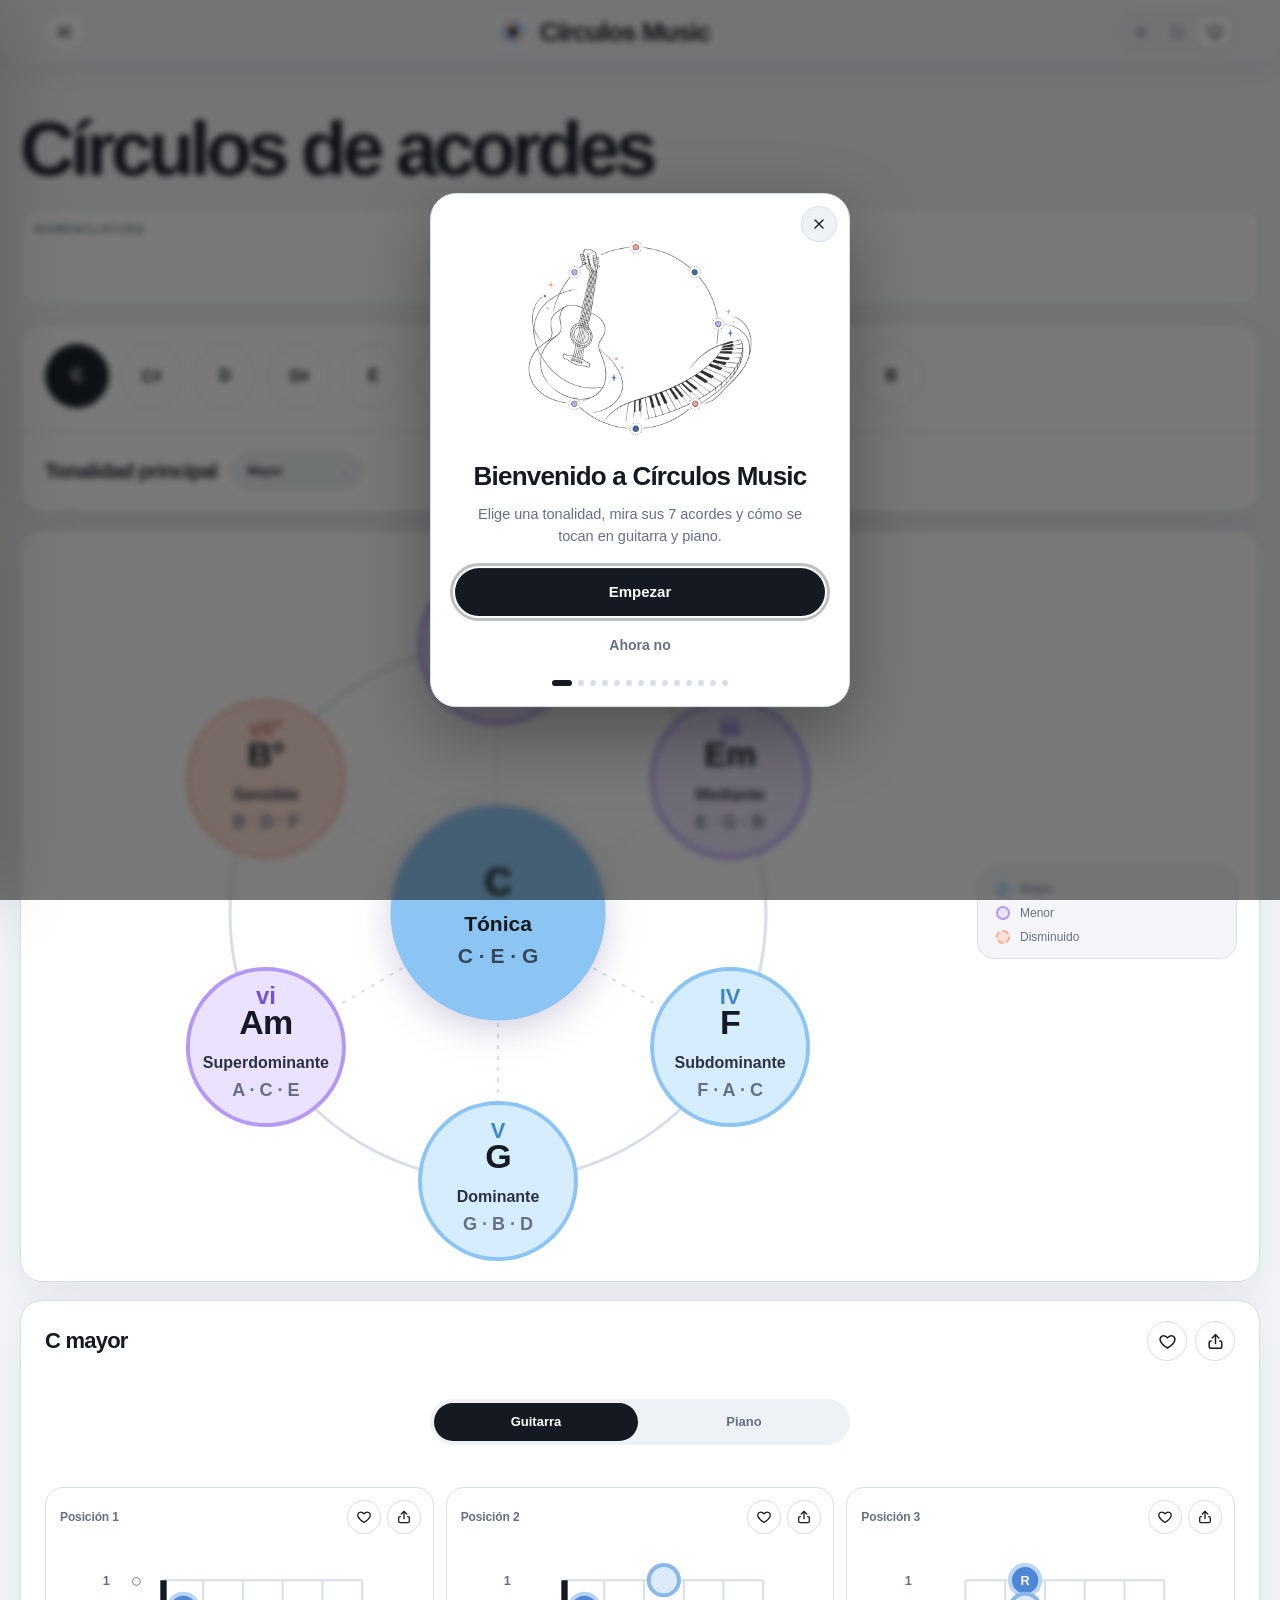
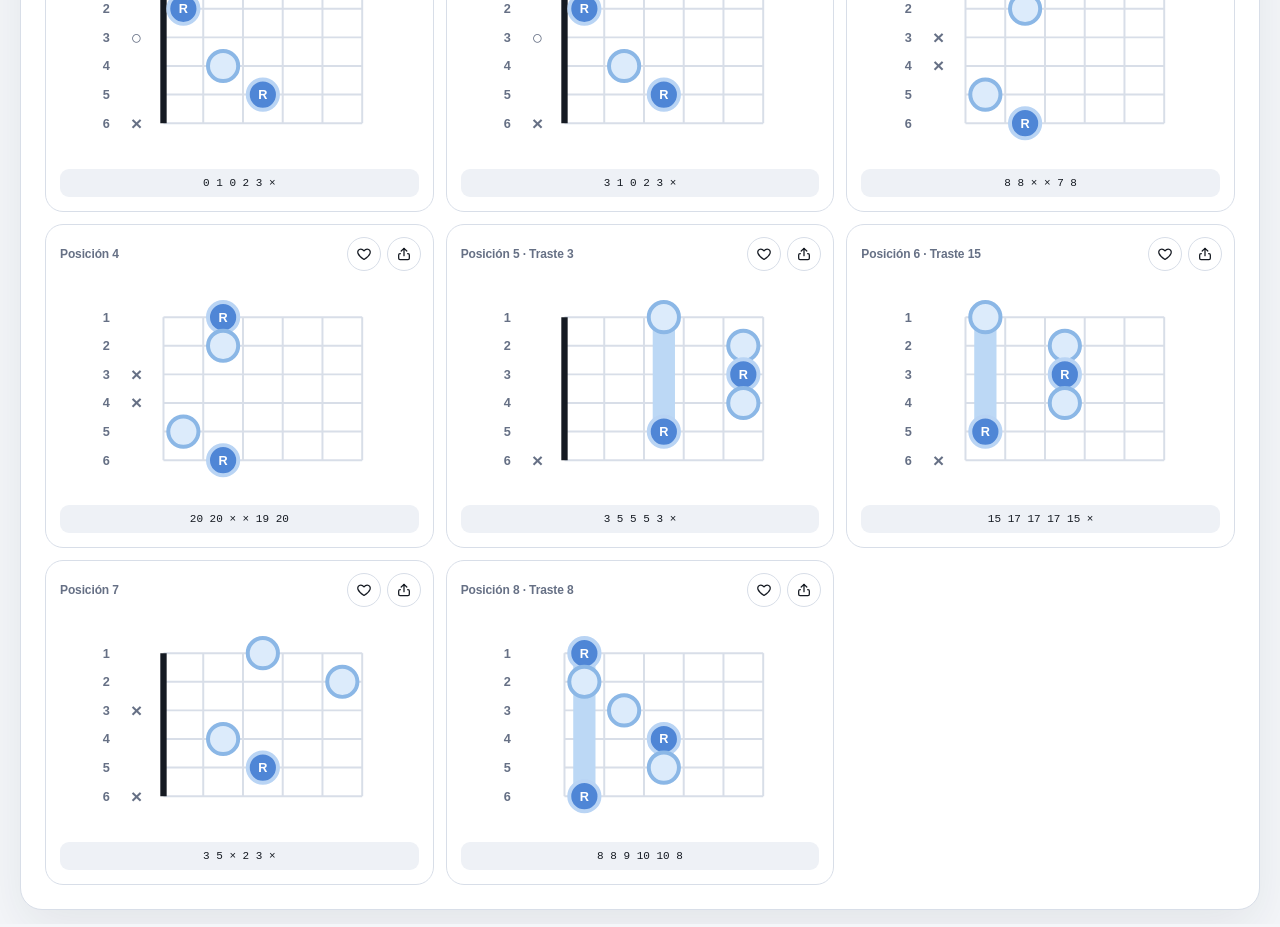
<file: index.html>
<!DOCTYPE html>
<html lang="es" data-theme="light">
<head>
<meta charset="UTF-8">
<meta name="viewport" content="width=device-width, initial-scale=1, maximum-scale=1, user-scalable=no, viewport-fit=cover">
<meta name="theme-color" content="#f4f6f9">
<meta http-equiv="Cache-Control" content="no-cache, no-store, must-revalidate">
<meta http-equiv="Pragma" content="no-cache">
<meta http-equiv="Expires" content="0">
<meta name="description" content="Círculos armónicos, escalas y posiciones para piano y guitarra.">
<meta property="og:type" content="website">
<meta property="og:title" content="Círculos Music">
<meta property="og:description" content="Escalas, 7 acordes diatónicos y posiciones para piano y guitarra.">
<meta property="og:image" content="https://la86926.github.io/Circulos-music/og-image.png?v=4">
<meta name="twitter:card" content="summary_large_image">
<title>Círculos Music</title>
<!-- Sonido de piano: Salamander Grand Piano V3, de Alexander Holm (CC BY 3.0). Detalles en sounds/piano/CREDITS.txt -->
<link rel="icon" href="logo.svg?v=3" type="image/svg+xml">
<link rel="icon" href="favicon-32.png?v=3" sizes="32x32" type="image/png">
<link rel="apple-touch-icon" href="apple-touch-icon.png?v=3">
<link rel="manifest" href="manifest.webmanifest">
<link rel="stylesheet" href="style.css?v=12">
<link rel="stylesheet" href="shell.css?v=4">
<link rel="stylesheet" href="chords-library.css?v=15">
<link rel="stylesheet" href="circulos.css?v=1">
<link rel="stylesheet" href="polish.css?v=21">
<link rel="stylesheet" href="tutorial.css?v=5">
</head>
<body>
<header class="app-header">
  <div class="header-inner appearance-header">
    <button class="icon-btn" id="menuBtn" type="button" aria-label="Abrir menú" aria-controls="sideMenu" aria-expanded="false"><svg viewBox="0 0 24 24" fill="none" stroke="currentColor" stroke-width="1.8" stroke-linecap="round"><path d="M4 7.5h16M4 12h11M4 16.5h16"/></svg></button>
    <div class="brand-wrap"><img data-logo src="logo.svg?v=3" alt="" class="brand-icon" width="34" height="34"><h2 class="brand">Círculos<span class="brand-sub"> Music</span></h2></div>
    <div class="theme-switch" role="group" aria-label="Apariencia">
      <button class="theme-choice" data-theme-choice="light" type="button" aria-label="Modo claro" title="Claro"><svg viewBox="0 0 24 24" fill="none" stroke="currentColor" stroke-width="1.8" stroke-linecap="round"><circle cx="12" cy="12" r="4"/><path d="M12 2v2M12 20v2M4.93 4.93l1.42 1.42M17.65 17.65l1.42 1.42M2 12h2M20 12h2M4.93 19.07l1.42-1.42M17.65 6.35l1.42-1.42"/></svg><span>Claro</span></button>
      <button class="theme-choice" data-theme-choice="dark" type="button" aria-label="Modo oscuro" title="Oscuro"><svg viewBox="0 0 24 24" fill="none" stroke="currentColor" stroke-width="1.8" stroke-linecap="round" stroke-linejoin="round"><path d="M12 3a9 9 0 1 0 9 9 7 7 0 0 1-9-9Z"/></svg><span>Oscuro</span></button>
      <button class="theme-choice" data-theme-choice="system" type="button" aria-label="Usar apariencia del sistema" title="Sistema"><svg viewBox="0 0 24 24" fill="none" stroke="currentColor" stroke-width="1.8" stroke-linecap="round" stroke-linejoin="round"><rect x="3" y="4" width="18" height="13" rx="2"/><path d="M8 21h8M12 17v4"/></svg><span>Sistema</span></button>
    </div>
  </div>
</header>
<div class="menu-backdrop" id="menuBackdrop" aria-hidden="true"></div>
<aside class="side-menu" id="sideMenu" aria-hidden="true" aria-label="Elegir herramienta">
  <div class="side-menu-head">
    <div class="side-menu-brand"><img data-logo src="logo.svg?v=3" alt="" width="40" height="40"><div><strong>Círculos Music</strong></div></div>
    <button class="icon-btn" id="menuCloseBtn" type="button" aria-label="Cerrar menú"><svg viewBox="0 0 24 24" fill="none" stroke="currentColor" stroke-width="1.8" stroke-linecap="round"><path d="M6 6l12 12M18 6 6 18"/></svg></button>
  </div>
  <nav class="app-picker" aria-label="Herramientas">
    <a class="app-choice active" href="index.html" aria-current="page"><span class="app-choice-icon"><svg viewBox="0 0 24 24" aria-hidden="true"><circle cx="12" cy="12" r="8" stroke-opacity=".35"/><circle cx="12" cy="12" r="2.6"/><circle cx="12" cy="4" r="1.7"/><circle cx="18.9" cy="8" r="1.7"/><circle cx="18.9" cy="16" r="1.7"/><circle cx="12" cy="20" r="1.7"/><circle cx="5.1" cy="16" r="1.7"/><circle cx="5.1" cy="8" r="1.7"/></svg></span><strong>Círculos</strong><small>Tonalidades, sus 7 acordes y posiciones.</small></a>
    <a class="app-choice" href="acordes.html"><span class="app-choice-icon"><svg viewBox="0 0 24 24" aria-hidden="true"><path d="M6 4v16M10.67 4v16M15.33 4v16M20 4v16" stroke-opacity=".5"/><path d="M6 4h14" stroke-width="2.4"/><path d="M6 9h14M6 14h14M6 19h14" stroke-opacity=".3"/><circle class="dot" cx="10.67" cy="11.5" r="2"/><circle class="dot" cx="15.33" cy="16.5" r="2"/><circle class="dot" cx="20" cy="6.5" r="2"/></svg></span><strong>Acordes</strong><small>Biblioteca de acordes de guitarra y piano.</small></a>
  </nav>
  <gift-card-widget></gift-card-widget>
</aside>
<main class="container app-view" id="circlesView">
<section class="hero" id="inicio"><div><h1>Círculos de acordes</h1></div></section>
<section class="toolbar"><div class="control-card"><span class="label">Nomenclatura</span><div class="segmented seg2"><button class="seg-btn active" data-nomenclature="english" type="button">Inglés</button><button class="seg-btn" data-nomenclature="latin" type="button">Latina</button></div></div></section>
<section class="panel" id="selector">
  <div class="key-scroller" id="toneSelector"></div>
  <div class="panel-head"><div><h3 class="panel-title">Tonalidad principal</h3></div><label class="minimal-scale-control"><select class="minimal-scale-select" id="minimalScaleSelect" aria-label="Tipo de escala"><option value="major">Mayor</option><option value="minor">Menor natural</option></select><span class="minimal-scale-arrow" aria-hidden="true">⌄</span></label></div>
</section>
<section class="panel harmony-wheel-panel" id="circuloArmonico"><div class="harmony-wheel-wrap"><div class="harmony-wheel-stage" id="harmonyWheel"></div><aside class="harmony-wheel-info"><div class="harmony-wheel-legend"><div class="harmony-wheel-legend-item"><span class="harmony-wheel-dot major"></span><span>Mayor</span></div><div class="harmony-wheel-legend-item"><span class="harmony-wheel-dot minor"></span><span>Menor</span></div><div class="harmony-wheel-legend-item"><span class="harmony-wheel-dot diminished"></span><span>Disminuido</span></div></div></aside></div></section>
<section class="panel" id="instrumento">
  <div class="chord-head"><strong id="circleChordTitle"></strong><div class="chord-actions" id="chordActions"></div></div>
  <div class="instrument-tabs"><div class="segmented seg2"><button class="seg-btn active" data-instrument="guitar" type="button">Guitarra</button><button class="seg-btn" data-instrument="piano" type="button">Piano</button></div></div>
  <div class="instrument-body" id="guitarPanel"><div class="chord-position-grid" id="circleChordPositions" aria-live="polite"></div></div>
  <div class="instrument-body hidden" id="pianoPanel">
    <div class="visual-top"><div class="inversion-wrap"><div class="segmented seg3"><button class="seg-btn active" data-inversion="0" type="button">Fundamental</button><button class="seg-btn" data-inversion="1" type="button">1.ª inversión</button><button class="seg-btn" data-inversion="2" type="button">2.ª inversión</button></div></div><div id="pianoActions" class="piano-actions"></div></div>
    <div class="piano-scroll"><div class="piano" id="pianoKeyboard"></div></div>
    <p class="voicing-note-line">Notas: <strong id="pianoVoicingText"></strong></p>
  </div>
</section>
</main>
<div class="toast" id="toast" role="status"></div>
<script src="shell.js?v=6"></script>
<script src="circulos.js?v=2" defer></script>
<script src="gift-ui.js?v=7" defer></script>
<script src="chords-library.js?v=25" defer></script>
<script src="circle-chords.js?v=3" defer></script>
<script src="piano-sound.js?v=7" defer></script>
<script src="piano-voicing.js?v=4" defer></script>
<script src="share.js?v=2" defer></script>
<script src="favoritos.js?v=19" type="module"></script>
<script src="tutorial.js?v=33" defer></script>
<script src="leave-guard.js?v=4" defer></script>
</body>
</html>
</file>
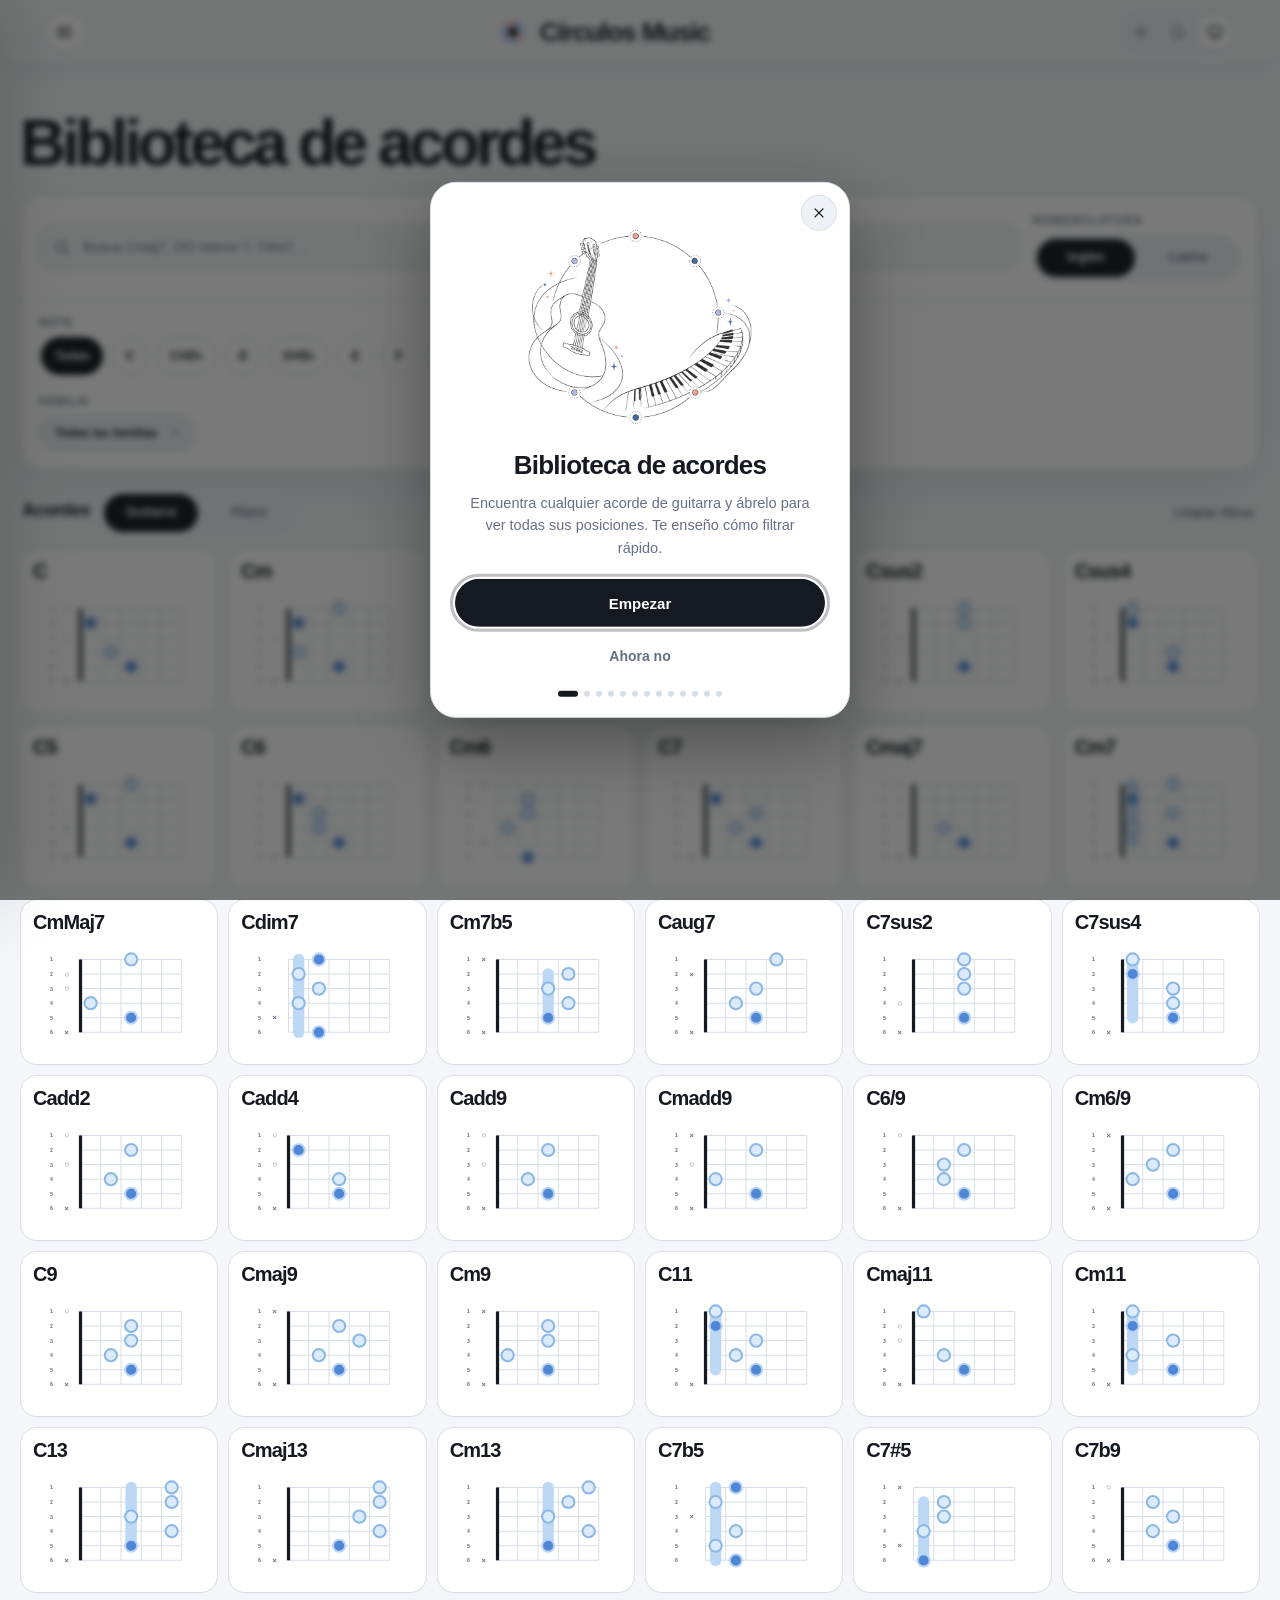
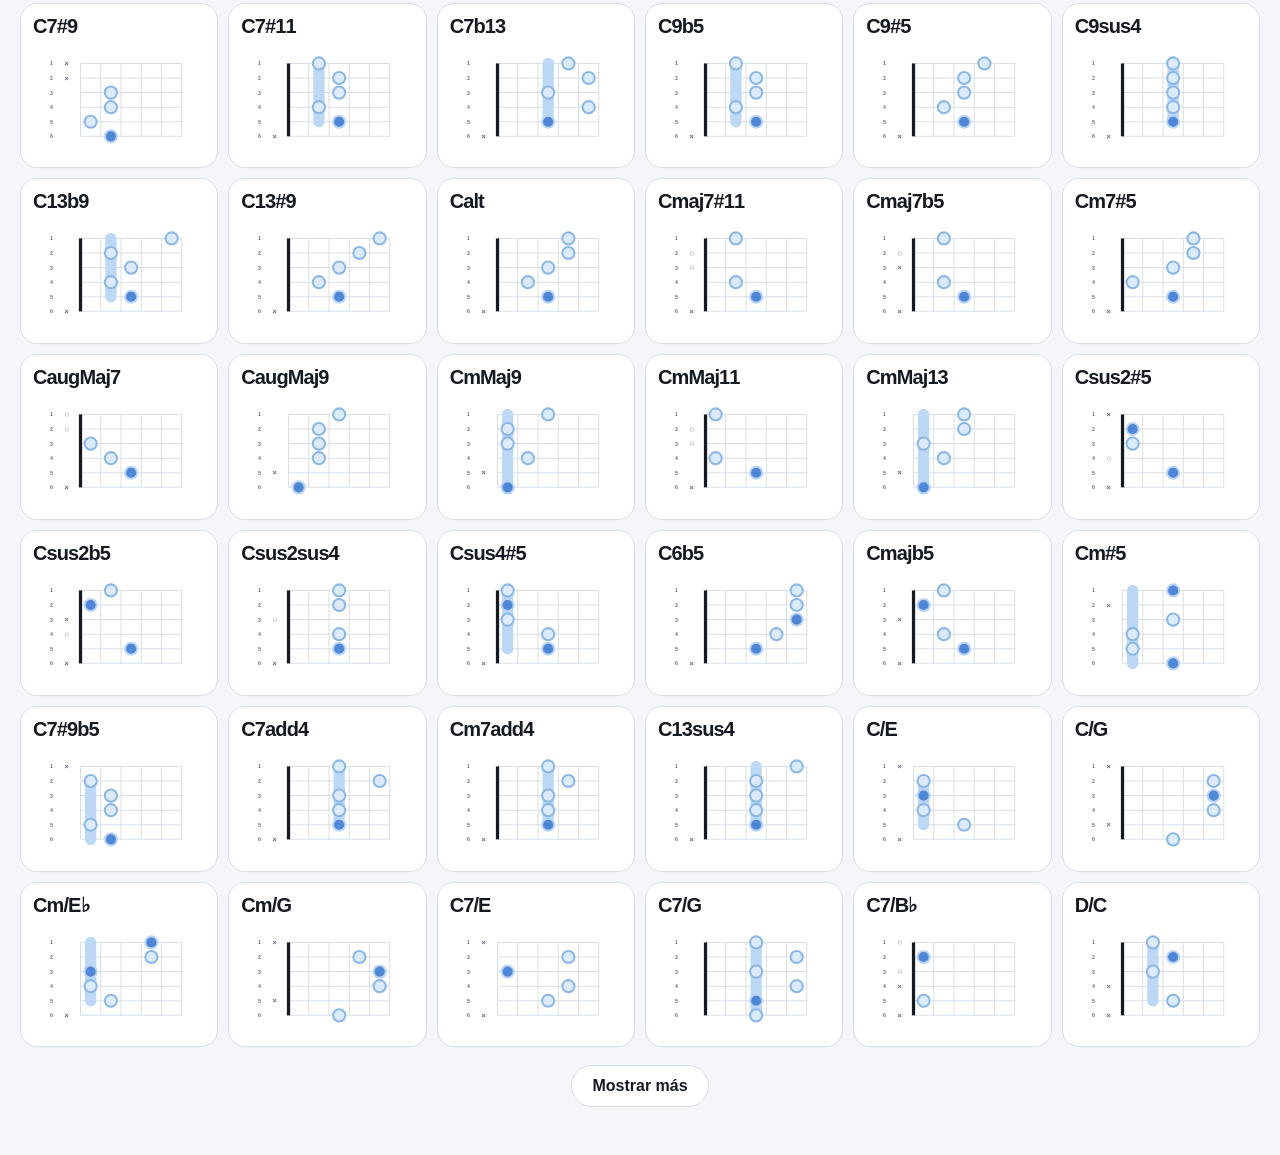
<file: acordes.html>
<!DOCTYPE html>
<html lang="es" data-theme="light">
<head>
<meta charset="UTF-8">
<meta name="viewport" content="width=device-width, initial-scale=1, maximum-scale=1, user-scalable=no, viewport-fit=cover">
<meta name="theme-color" content="#f4f6f9">
<meta http-equiv="Cache-Control" content="no-cache, no-store, must-revalidate">
<meta http-equiv="Pragma" content="no-cache">
<meta http-equiv="Expires" content="0">
<meta name="description" content="Biblioteca visual de acordes de guitarra.">
<meta property="og:type" content="website">
<meta property="og:title" content="Acordes · Círculos Music">
<meta property="og:description" content="Biblioteca visual de más de 900 acordes de guitarra con todas sus posiciones.">
<meta property="og:image" content="https://la86926.github.io/Circulos-music/og-image.png?v=4">
<meta name="twitter:card" content="summary_large_image">
<title>Acordes · Círculos Music</title>
<link rel="icon" href="logo.svg?v=3" type="image/svg+xml">
<link rel="icon" href="favicon-32.png?v=3" sizes="32x32" type="image/png">
<link rel="apple-touch-icon" href="apple-touch-icon.png?v=3">
<link rel="manifest" href="manifest.webmanifest">
<link rel="stylesheet" href="style.css?v=12">
<link rel="stylesheet" href="shell.css?v=4">
<link rel="stylesheet" href="chords-library.css?v=15">
<link rel="stylesheet" href="polish.css?v=21">
<link rel="stylesheet" href="tutorial.css?v=5">
</head>
<body>
<header class="app-header">
  <div class="header-inner appearance-header">
    <button class="icon-btn" id="menuBtn" type="button" aria-label="Abrir menú" aria-controls="sideMenu" aria-expanded="false"><svg viewBox="0 0 24 24" fill="none" stroke="currentColor" stroke-width="1.8" stroke-linecap="round"><path d="M4 7.5h16M4 12h11M4 16.5h16"/></svg></button>
    <div class="brand-wrap"><img data-logo src="logo.svg?v=3" alt="" class="brand-icon" width="34" height="34"><h2 class="brand">Círculos<span class="brand-sub"> Music</span></h2></div>
    <div class="theme-switch" role="group" aria-label="Apariencia">
      <button class="theme-choice" data-theme-choice="light" type="button" aria-label="Modo claro" title="Claro"><svg viewBox="0 0 24 24" fill="none" stroke="currentColor" stroke-width="1.8" stroke-linecap="round"><circle cx="12" cy="12" r="4"/><path d="M12 2v2M12 20v2M4.93 4.93l1.42 1.42M17.65 17.65l1.42 1.42M2 12h2M20 12h2M4.93 19.07l1.42-1.42M17.65 6.35l1.42-1.42"/></svg><span>Claro</span></button>
      <button class="theme-choice" data-theme-choice="dark" type="button" aria-label="Modo oscuro" title="Oscuro"><svg viewBox="0 0 24 24" fill="none" stroke="currentColor" stroke-width="1.8" stroke-linecap="round" stroke-linejoin="round"><path d="M12 3a9 9 0 1 0 9 9 7 7 0 0 1-9-9Z"/></svg><span>Oscuro</span></button>
      <button class="theme-choice" data-theme-choice="system" type="button" aria-label="Usar apariencia del sistema" title="Sistema"><svg viewBox="0 0 24 24" fill="none" stroke="currentColor" stroke-width="1.8" stroke-linecap="round" stroke-linejoin="round"><rect x="3" y="4" width="18" height="13" rx="2"/><path d="M8 21h8M12 17v4"/></svg><span>Sistema</span></button>
    </div>
  </div>
</header>
<div class="menu-backdrop" id="menuBackdrop" aria-hidden="true"></div>
<aside class="side-menu" id="sideMenu" aria-hidden="true" aria-label="Elegir herramienta">
  <div class="side-menu-head">
    <div class="side-menu-brand"><img data-logo src="logo.svg?v=3" alt="" width="40" height="40"><div><strong>Círculos Music</strong></div></div>
    <button class="icon-btn" id="menuCloseBtn" type="button" aria-label="Cerrar menú"><svg viewBox="0 0 24 24" fill="none" stroke="currentColor" stroke-width="1.8" stroke-linecap="round"><path d="M6 6l12 12M18 6 6 18"/></svg></button>
  </div>
  <nav class="app-picker" aria-label="Herramientas">
    <a class="app-choice" href="index.html"><span class="app-choice-icon"><svg viewBox="0 0 24 24" aria-hidden="true"><circle cx="12" cy="12" r="8" stroke-opacity=".35"/><circle cx="12" cy="12" r="2.6"/><circle cx="12" cy="4" r="1.7"/><circle cx="18.9" cy="8" r="1.7"/><circle cx="18.9" cy="16" r="1.7"/><circle cx="12" cy="20" r="1.7"/><circle cx="5.1" cy="16" r="1.7"/><circle cx="5.1" cy="8" r="1.7"/></svg></span><strong>Círculos</strong><small>Tonalidades, sus 7 acordes y posiciones.</small></a>
    <a class="app-choice active" href="acordes.html" aria-current="page"><span class="app-choice-icon"><svg viewBox="0 0 24 24" aria-hidden="true"><path d="M6 4v16M10.67 4v16M15.33 4v16M20 4v16" stroke-opacity=".5"/><path d="M6 4h14" stroke-width="2.4"/><path d="M6 9h14M6 14h14M6 19h14" stroke-opacity=".3"/><circle class="dot" cx="10.67" cy="11.5" r="2"/><circle class="dot" cx="15.33" cy="16.5" r="2"/><circle class="dot" cx="20" cy="6.5" r="2"/></svg></span><strong>Acordes</strong><small>Biblioteca de acordes de guitarra y piano.</small></a>
  </nav>
  <gift-card-widget></gift-card-widget>
</aside>
<main class="container app-view" id="chordsView">
  <section class="hero library-hero">
    <div>
      <h1>Biblioteca de acordes</h1>
    </div>
  </section>
  <section class="panel chordlib-tools" aria-label="Herramientas de la biblioteca">
    <div class="chordlib-tools-main">
      <label class="chord-search" for="chordSearch">
        <svg viewBox="0 0 24 24" fill="none" stroke="currentColor" stroke-width="1.8" stroke-linecap="round" aria-hidden="true"><circle cx="11" cy="11" r="7"/><path d="m20 20-4-4"/></svg>
        <input id="chordSearch" type="search" autocomplete="off" spellcheck="false" placeholder="Busca Cmaj7, DO menor 7, F#m7…">
      </label>
      <div class="chord-notation"><span class="label">Nomenclatura</span><div class="segmented seg2"><button class="seg-btn active" data-library-notation="english" type="button">Inglés</button><button class="seg-btn" data-library-notation="latin" type="button">Latina</button></div></div>
    </div>
    <div class="chordlib-filter-row">
      <div class="chord-filter-block"><span class="chord-filter-label">Nota</span><div class="chord-root-scroller" id="chordRootFilters" aria-label="Filtrar por nota"></div></div>
      <label class="chord-filter-block"><span class="chord-filter-label">Familia</span><select class="chord-select" id="chordFamilyFilter"><option value="all">Todas las familias</option></select></label>
    </div>
  </section>
  <section class="chordlib-results" aria-labelledby="chordCatalogTitle">
    <div class="chord-results-head"><div class="results-title"><h2 id="chordCatalogTitle">Acordes</h2><div class="segmented seg2 lib-inst" role="group" aria-label="Instrumento"><button class="seg-btn active" type="button" data-library-inst="guitar" aria-pressed="true">Guitarra</button><button class="seg-btn" type="button" data-library-inst="piano" aria-pressed="false">Piano</button></div></div><button class="chord-reset" id="chordResetFilters" type="button">Limpiar filtros</button></div>
    <div class="chord-catalog-grid" id="chordCatalogGrid" aria-live="polite"></div>
    <div class="chord-empty" id="chordEmpty" hidden><strong>Sin coincidencias</strong><span>Prueba otra nota, familia o búsqueda.</span></div>
    <button class="chord-load-more" id="chordLoadMore" type="button" hidden>Mostrar más</button>
  </section>
</main>
<div class="toast" id="toast" role="status"></div>
<script src="shell.js?v=6"></script>
<script src="piano-sound.js?v=7" defer></script>
<script src="chords-library.js?v=25" defer></script>
<script src="gift-ui.js?v=7" defer></script>
<script src="share.js?v=2" defer></script>
<script src="favoritos.js?v=19" type="module"></script>
<script src="tutorial.js?v=33" defer></script>
<script src="leave-guard.js?v=4" defer></script>
</body>
</html>
</file>
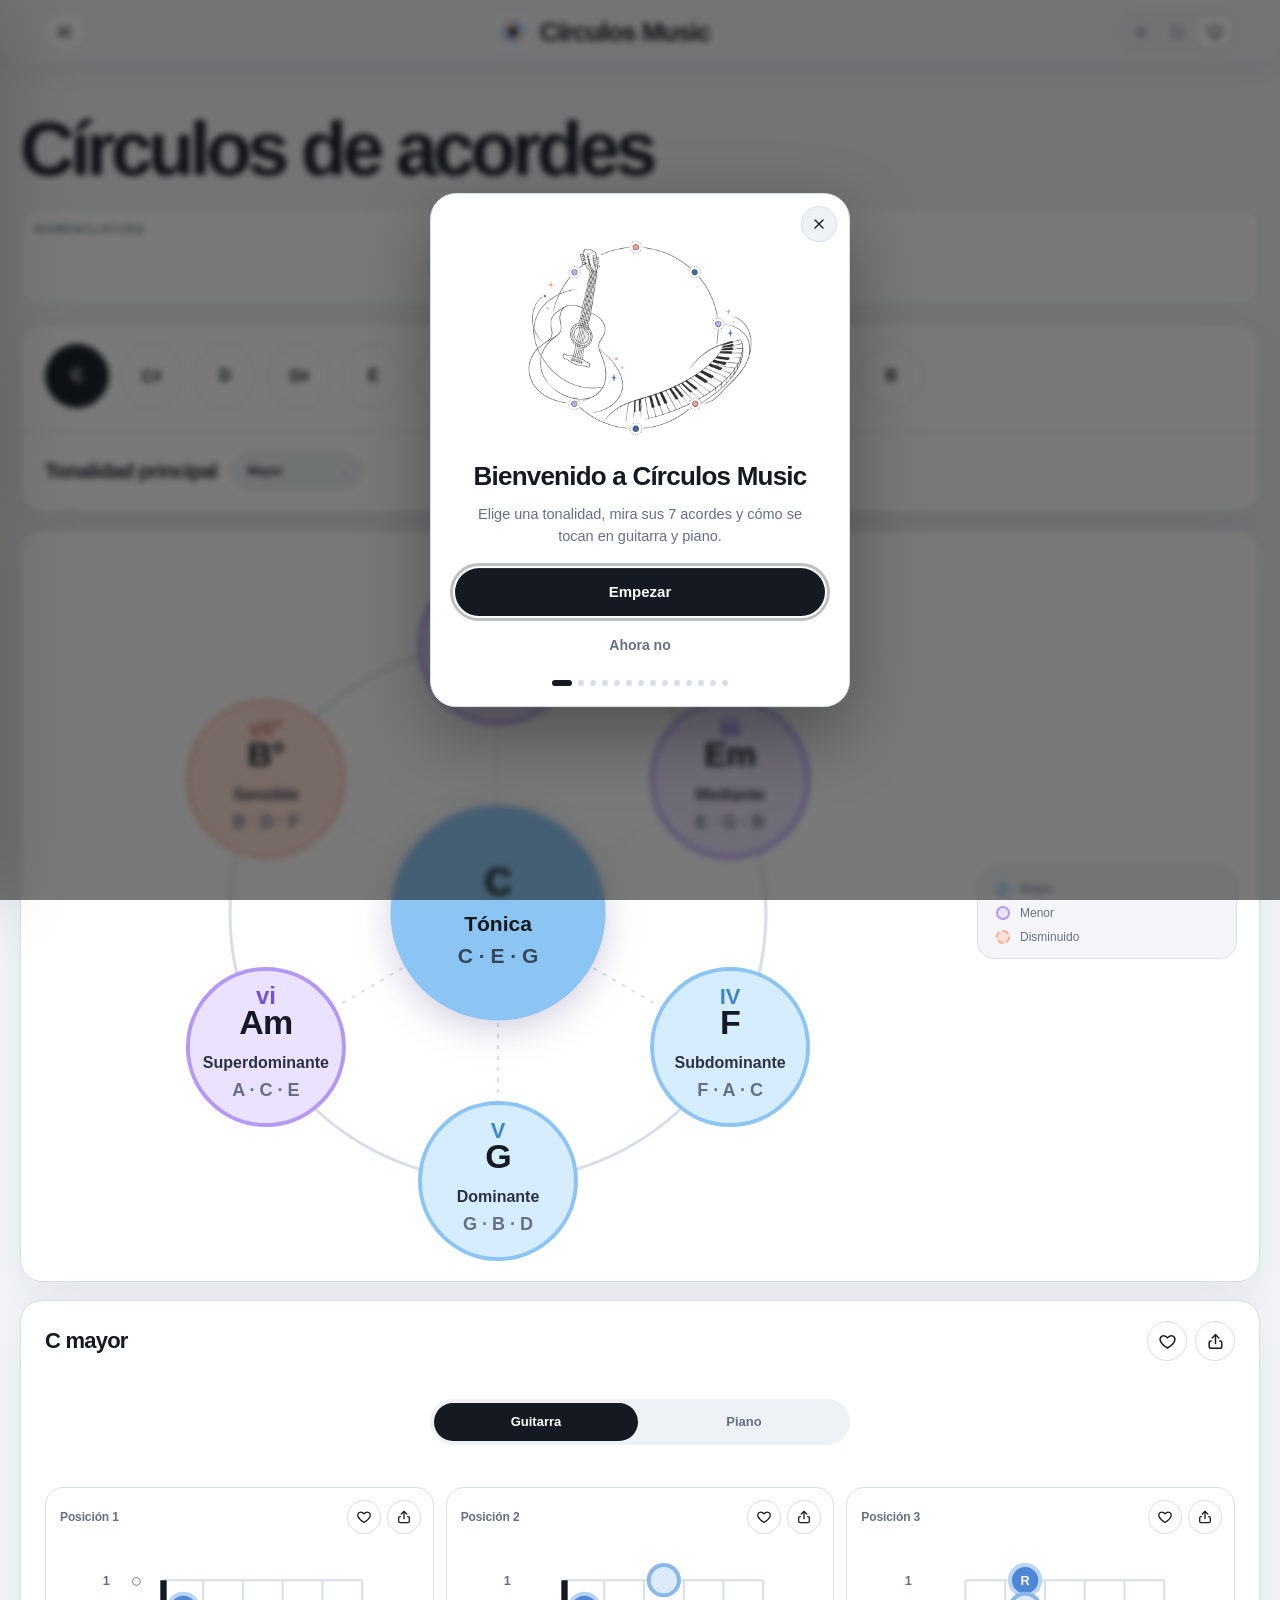
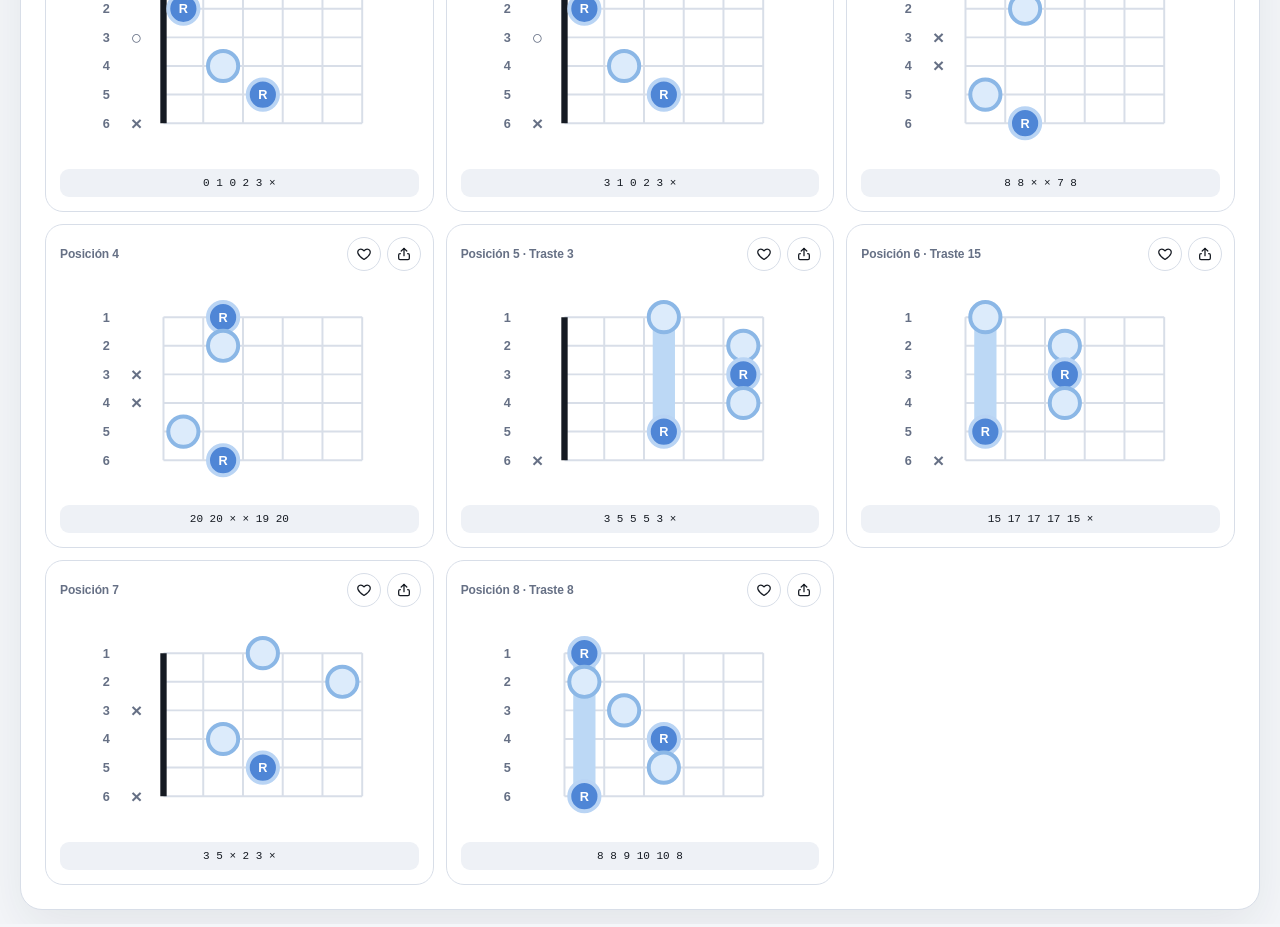
<file: afinador.html>
<!doctype html>
<html lang="es">
<head>
<meta charset="utf-8">
<meta name="viewport" content="width=device-width, initial-scale=1, maximum-scale=1, user-scalable=no">
<meta name="robots" content="noindex">
<title>Círculos Music</title>
<meta http-equiv="refresh" content="0; url=index.html">
<script>location.replace('index.html');</script>
</head>
<body></body>
</html>
</file>
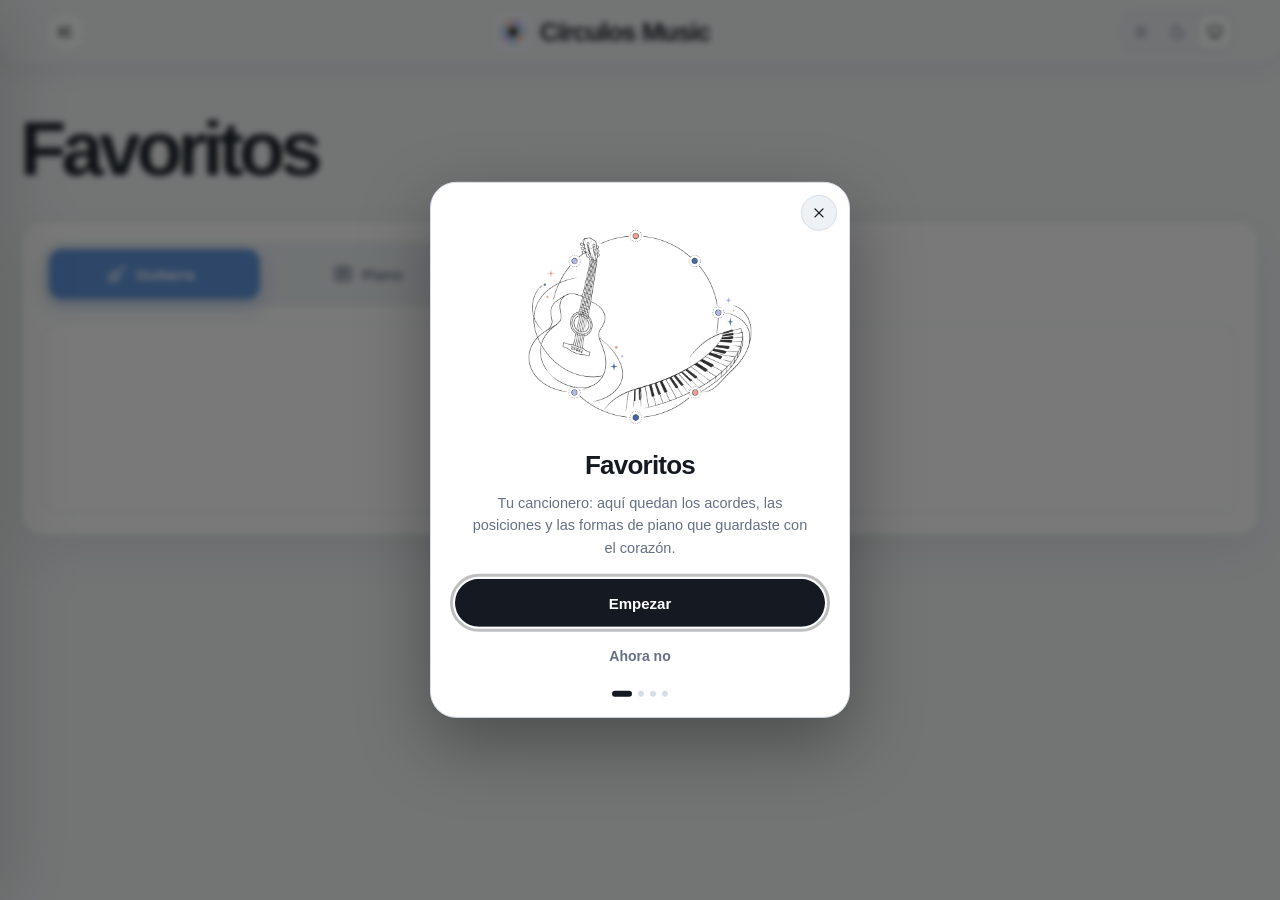
<file: favoritos.html>
<!DOCTYPE html>
<html lang="es" data-theme="light">
<head>
<meta charset="UTF-8">
<meta name="viewport" content="width=device-width, initial-scale=1, maximum-scale=1, user-scalable=no, viewport-fit=cover">
<meta name="theme-color" content="#f4f6f9">
<meta http-equiv="Cache-Control" content="no-cache, no-store, must-revalidate">
<meta http-equiv="Pragma" content="no-cache">
<meta http-equiv="Expires" content="0">
<meta name="description" content="Tus acordes guardados, en todos tus dispositivos.">
<meta property="og:type" content="website">
<meta property="og:title" content="Favoritos · Círculos Music">
<meta property="og:description" content="Tus acordes guardados, en todos tus dispositivos.">
<meta property="og:image" content="https://la86926.github.io/Circulos-music/og-image.png?v=4">
<meta name="twitter:card" content="summary_large_image">
<title>Favoritos · Círculos Music</title>
<link rel="icon" href="logo.svg?v=3" type="image/svg+xml">
<link rel="icon" href="favicon-32.png?v=3" sizes="32x32" type="image/png">
<link rel="apple-touch-icon" href="apple-touch-icon.png?v=3">
<link rel="manifest" href="manifest.webmanifest">
<link rel="stylesheet" href="style.css?v=12">
<link rel="stylesheet" href="shell.css?v=4">
<link rel="stylesheet" href="chords-library.css?v=15">
<link rel="stylesheet" href="polish.css?v=21">
<link rel="stylesheet" href="tutorial.css?v=5">
</head>
<body>
<header class="app-header">
  <div class="header-inner appearance-header">
    <button class="icon-btn" id="menuBtn" type="button" aria-label="Abrir menú" aria-controls="sideMenu" aria-expanded="false"><svg viewBox="0 0 24 24" fill="none" stroke="currentColor" stroke-width="1.8" stroke-linecap="round"><path d="M4 7.5h16M4 12h11M4 16.5h16"/></svg></button>
    <div class="brand-wrap"><img data-logo src="logo.svg?v=3" alt="" class="brand-icon" width="34" height="34"><h2 class="brand">Círculos<span class="brand-sub"> Music</span></h2></div>
    <div class="theme-switch" role="group" aria-label="Apariencia">
      <button class="theme-choice" data-theme-choice="light" type="button" aria-label="Modo claro" title="Claro"><svg viewBox="0 0 24 24" fill="none" stroke="currentColor" stroke-width="1.8" stroke-linecap="round"><circle cx="12" cy="12" r="4"/><path d="M12 2v2M12 20v2M4.93 4.93l1.42 1.42M17.65 17.65l1.42 1.42M2 12h2M20 12h2M4.93 19.07l1.42-1.42M17.65 6.35l1.42-1.42"/></svg><span>Claro</span></button>
      <button class="theme-choice" data-theme-choice="dark" type="button" aria-label="Modo oscuro" title="Oscuro"><svg viewBox="0 0 24 24" fill="none" stroke="currentColor" stroke-width="1.8" stroke-linecap="round" stroke-linejoin="round"><path d="M12 3a9 9 0 1 0 9 9 7 7 0 0 1-9-9Z"/></svg><span>Oscuro</span></button>
      <button class="theme-choice" data-theme-choice="system" type="button" aria-label="Usar apariencia del sistema" title="Sistema"><svg viewBox="0 0 24 24" fill="none" stroke="currentColor" stroke-width="1.8" stroke-linecap="round" stroke-linejoin="round"><rect x="3" y="4" width="18" height="13" rx="2"/><path d="M8 21h8M12 17v4"/></svg><span>Sistema</span></button>
    </div>
  </div>
</header>
<div class="menu-backdrop" id="menuBackdrop" aria-hidden="true"></div>
<aside class="side-menu" id="sideMenu" aria-hidden="true" aria-label="Elegir herramienta">
  <div class="side-menu-head">
    <div class="side-menu-brand"><img data-logo src="logo.svg?v=3" alt="" width="40" height="40"><div><strong>Círculos Music</strong></div></div>
    <button class="icon-btn" id="menuCloseBtn" type="button" aria-label="Cerrar menú"><svg viewBox="0 0 24 24" fill="none" stroke="currentColor" stroke-width="1.8" stroke-linecap="round"><path d="M6 6l12 12M18 6 6 18"/></svg></button>
  </div>
  <nav class="app-picker" aria-label="Herramientas">
    <a class="app-choice" href="index.html"><span class="app-choice-icon"><svg viewBox="0 0 24 24" aria-hidden="true"><circle cx="12" cy="12" r="8" stroke-opacity=".35"/><circle cx="12" cy="12" r="2.6"/><circle cx="12" cy="4" r="1.7"/><circle cx="18.9" cy="8" r="1.7"/><circle cx="18.9" cy="16" r="1.7"/><circle cx="12" cy="20" r="1.7"/><circle cx="5.1" cy="16" r="1.7"/><circle cx="5.1" cy="8" r="1.7"/></svg></span><strong>Círculos</strong><small>Tonalidades, sus 7 acordes y posiciones.</small></a>
    <a class="app-choice" href="acordes.html"><span class="app-choice-icon"><svg viewBox="0 0 24 24" aria-hidden="true"><path d="M6 4v16M10.67 4v16M15.33 4v16M20 4v16" stroke-opacity=".5"/><path d="M6 4h14" stroke-width="2.4"/><path d="M6 9h14M6 14h14M6 19h14" stroke-opacity=".3"/><circle class="dot" cx="10.67" cy="11.5" r="2"/><circle class="dot" cx="15.33" cy="16.5" r="2"/><circle class="dot" cx="20" cy="6.5" r="2"/></svg></span><strong>Acordes</strong><small>Biblioteca de acordes de guitarra y piano.</small></a>
  </nav>
  <gift-card-widget></gift-card-widget>
</aside>
<main class="container app-view" id="favView">
  <section class="hero library-hero">
    <div>
      <h1>Favoritos</h1>
    </div>
  </section>
  <section class="panel fav-page fav-list" aria-label="Tus acordes guardados">
    <div class="fav-inst" id="favTabs" role="tablist" aria-label="Instrumento">
      <button type="button" role="tab" data-fav-tab="guitar" class="active" aria-selected="true"><svg viewBox="0 0 24 24" aria-hidden="true"><path d="M13.6 10.4 19.5 4.5M18 3l3 3"/><path d="M11.2 9.6c-1.6-.7-3.5-.3-4.7.9-1 1-1.3 2.3-1 3.5-1.4.3-2.5 1.6-2.5 3.1C3 19 4.6 21 6.9 21c1.5 0 2.8-1.1 3.1-2.5 1.2.3 2.5 0 3.5-1 1.2-1.2 1.6-3.1.9-4.7Z"/><circle cx="9" cy="15" r="1.2"/></svg><span>Guitarra</span><span class="fav-count"></span></button>
      <button type="button" role="tab" data-fav-tab="piano" aria-selected="false"><svg viewBox="0 0 24 24" aria-hidden="true"><rect x="3" y="5" width="18" height="14" rx="2.2"/><path d="M8 12v7M12 12v7M16 12v7"/><path class="fill" d="M6.8 5h2.4v7H6.8zM10.8 5h2.4v7h-2.4zM14.8 5h2.4v7h-2.4z"/></svg><span>Piano</span><span class="fav-count"></span></button>
    </div>
    <div class="chord-catalog-grid fav-grid" id="favGrid"></div>
  </section>
</main>
<div class="toast" id="toast" role="status"></div>
<script src="shell.js?v=6"></script>
<script src="piano-sound.js?v=7" defer></script>
<script src="chords-library.js?v=25" defer></script>
<script src="gift-ui.js?v=7" defer></script>
<script src="share.js?v=2" defer></script>
<script src="favoritos.js?v=19" type="module"></script>
<script src="tutorial.js?v=33" defer></script>
<script src="leave-guard.js?v=4" defer></script>
</body>
</html>
</file>
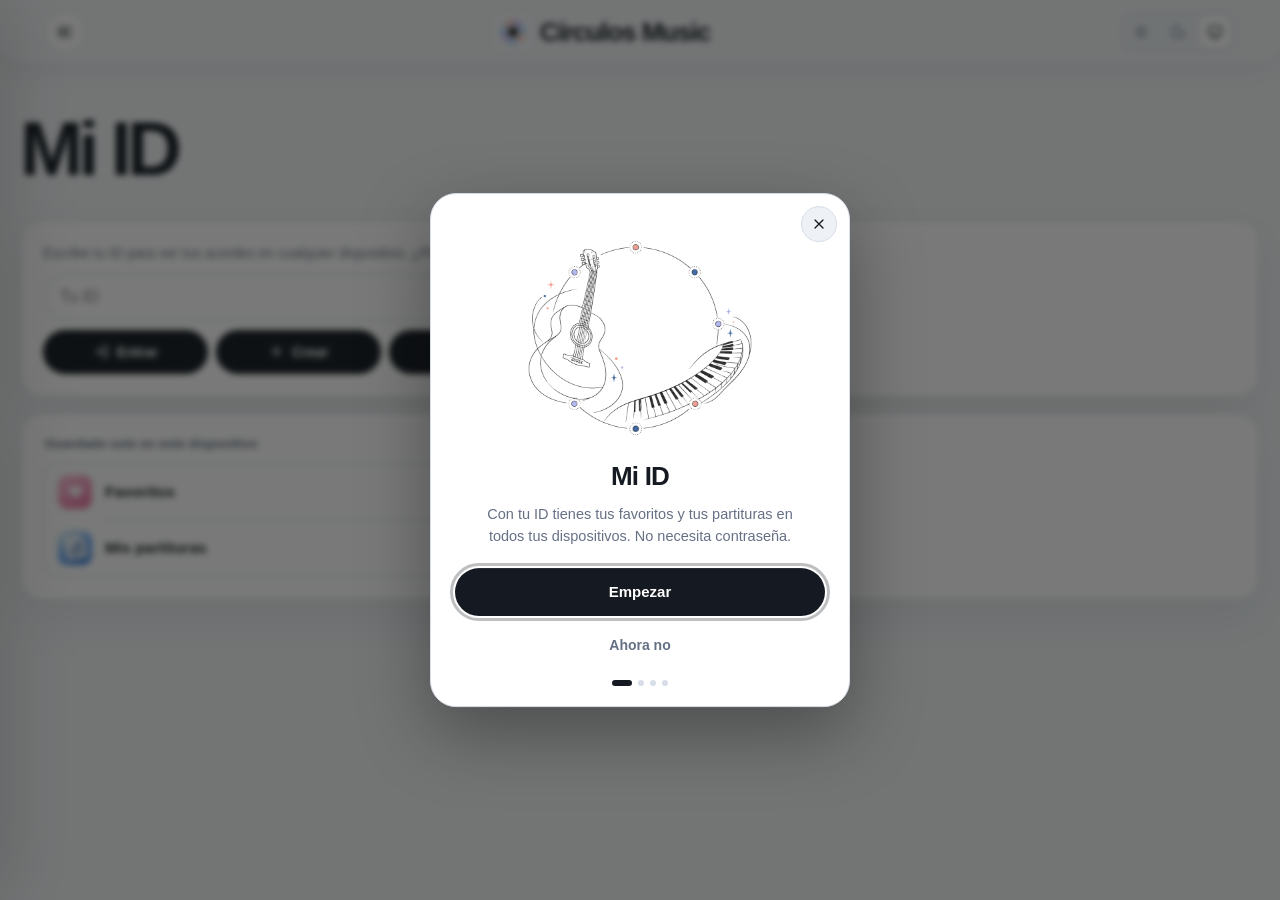
<file: mi-id.html>
<!DOCTYPE html>
<html lang="es" data-theme="light">
<head>
<meta charset="UTF-8">
<meta name="viewport" content="width=device-width, initial-scale=1, maximum-scale=1, user-scalable=no, viewport-fit=cover">
<meta name="theme-color" content="#f4f6f9">
<meta http-equiv="Cache-Control" content="no-cache, no-store, must-revalidate">
<meta http-equiv="Pragma" content="no-cache">
<meta http-equiv="Expires" content="0">
<meta name="description" content="Tu ID para tener tus acordes y partituras en todos tus dispositivos.">
<meta property="og:type" content="website">
<meta property="og:title" content="Mi ID · Círculos Music">
<meta property="og:description" content="Tu ID para tener tus acordes y partituras en todos tus dispositivos.">
<meta property="og:image" content="https://la86926.github.io/Circulos-music/og-image.png?v=4">
<meta name="twitter:card" content="summary_large_image">
<title>Mi ID · Círculos Music</title>
<link rel="icon" href="logo.svg?v=3" type="image/svg+xml">
<link rel="icon" href="favicon-32.png?v=3" sizes="32x32" type="image/png">
<link rel="apple-touch-icon" href="apple-touch-icon.png?v=3">
<link rel="manifest" href="manifest.webmanifest">
<link rel="stylesheet" href="style.css?v=12">
<link rel="stylesheet" href="shell.css?v=4">
<link rel="stylesheet" href="chords-library.css?v=15">
<link rel="stylesheet" href="polish.css?v=21">
<link rel="stylesheet" href="tutorial.css?v=5">
</head>
<body>
<header class="app-header">
  <div class="header-inner appearance-header">
    <button class="icon-btn" id="menuBtn" type="button" aria-label="Abrir menú" aria-controls="sideMenu" aria-expanded="false"><svg viewBox="0 0 24 24" fill="none" stroke="currentColor" stroke-width="1.8" stroke-linecap="round"><path d="M4 7.5h16M4 12h11M4 16.5h16"/></svg></button>
    <div class="brand-wrap"><img data-logo src="logo.svg?v=3" alt="" class="brand-icon" width="34" height="34"><h2 class="brand">Círculos<span class="brand-sub"> Music</span></h2></div>
    <div class="theme-switch" role="group" aria-label="Apariencia">
      <button class="theme-choice" data-theme-choice="light" type="button" aria-label="Modo claro" title="Claro"><svg viewBox="0 0 24 24" fill="none" stroke="currentColor" stroke-width="1.8" stroke-linecap="round"><circle cx="12" cy="12" r="4"/><path d="M12 2v2M12 20v2M4.93 4.93l1.42 1.42M17.65 17.65l1.42 1.42M2 12h2M20 12h2M4.93 19.07l1.42-1.42M17.65 6.35l1.42-1.42"/></svg><span>Claro</span></button>
      <button class="theme-choice" data-theme-choice="dark" type="button" aria-label="Modo oscuro" title="Oscuro"><svg viewBox="0 0 24 24" fill="none" stroke="currentColor" stroke-width="1.8" stroke-linecap="round" stroke-linejoin="round"><path d="M12 3a9 9 0 1 0 9 9 7 7 0 0 1-9-9Z"/></svg><span>Oscuro</span></button>
      <button class="theme-choice" data-theme-choice="system" type="button" aria-label="Usar apariencia del sistema" title="Sistema"><svg viewBox="0 0 24 24" fill="none" stroke="currentColor" stroke-width="1.8" stroke-linecap="round" stroke-linejoin="round"><rect x="3" y="4" width="18" height="13" rx="2"/><path d="M8 21h8M12 17v4"/></svg><span>Sistema</span></button>
    </div>
  </div>
</header>
<div class="menu-backdrop" id="menuBackdrop" aria-hidden="true"></div>
<aside class="side-menu" id="sideMenu" aria-hidden="true" aria-label="Elegir herramienta">
  <div class="side-menu-head">
    <div class="side-menu-brand"><img data-logo src="logo.svg?v=3" alt="" width="40" height="40"><div><strong>Círculos Music</strong></div></div>
    <button class="icon-btn" id="menuCloseBtn" type="button" aria-label="Cerrar menú"><svg viewBox="0 0 24 24" fill="none" stroke="currentColor" stroke-width="1.8" stroke-linecap="round"><path d="M6 6l12 12M18 6 6 18"/></svg></button>
  </div>
  <nav class="app-picker" aria-label="Herramientas">
    <a class="app-choice" href="index.html"><span class="app-choice-icon"><svg viewBox="0 0 24 24" aria-hidden="true"><circle cx="12" cy="12" r="8" stroke-opacity=".35"/><circle cx="12" cy="12" r="2.6"/><circle cx="12" cy="4" r="1.7"/><circle cx="18.9" cy="8" r="1.7"/><circle cx="18.9" cy="16" r="1.7"/><circle cx="12" cy="20" r="1.7"/><circle cx="5.1" cy="16" r="1.7"/><circle cx="5.1" cy="8" r="1.7"/></svg></span><strong>Círculos</strong><small>Tonalidades, sus 7 acordes y posiciones.</small></a>
    <a class="app-choice" href="acordes.html"><span class="app-choice-icon"><svg viewBox="0 0 24 24" aria-hidden="true"><path d="M6 4v16M10.67 4v16M15.33 4v16M20 4v16" stroke-opacity=".5"/><path d="M6 4h14" stroke-width="2.4"/><path d="M6 9h14M6 14h14M6 19h14" stroke-opacity=".3"/><circle class="dot" cx="10.67" cy="11.5" r="2"/><circle class="dot" cx="15.33" cy="16.5" r="2"/><circle class="dot" cx="20" cy="6.5" r="2"/></svg></span><strong>Acordes</strong><small>Biblioteca de acordes de guitarra y piano.</small></a>
  </nav>
  <gift-card-widget></gift-card-widget>
</aside>
<main class="container app-view" id="idView">
  <section class="hero library-hero">
    <div>
      <h1>Mi ID</h1>
    </div>
  </section>
  <section class="panel fav-page" aria-label="Tu ID">
    <div class="fav-account" id="favAccount"></div>
  </section>
  <section class="panel fav-page id-summary" id="idSummary" aria-label="Lo que se guarda con tu ID"></section>
</main>
<div class="toast" id="toast" role="status"></div>
<script src="shell.js?v=6"></script>
<script src="piano-sound.js?v=7" defer></script>
<script src="chords-library.js?v=25" defer></script>
<script src="gift-ui.js?v=7" defer></script>
<script src="share.js?v=2" defer></script>
<script src="favoritos.js?v=19" type="module"></script>
<script src="tutorial.js?v=33" defer></script>
<script src="leave-guard.js?v=4" defer></script>
</body>
</html>
</file>
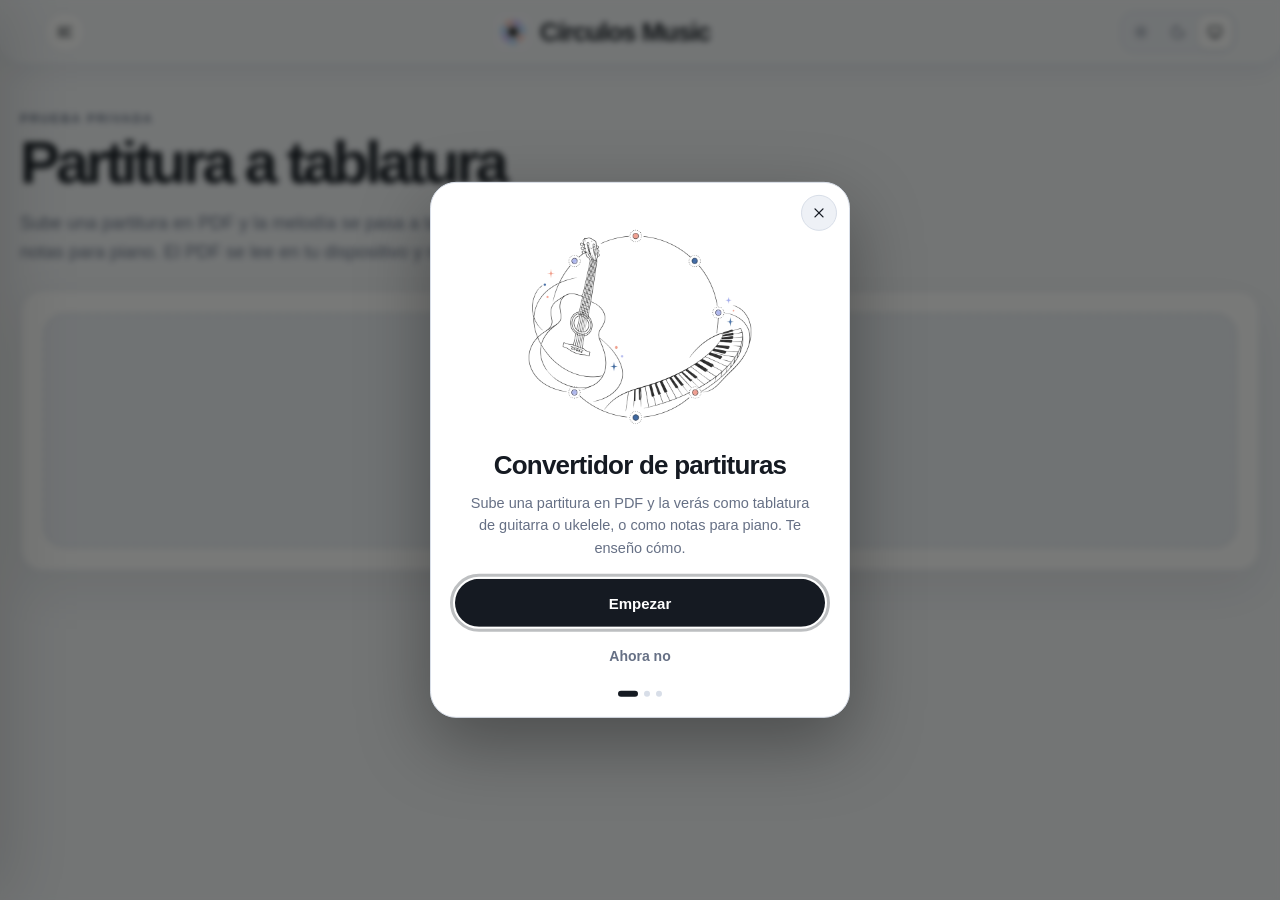
<file: tablatura.html>
<!DOCTYPE html>
<html lang="es" data-theme="light">
<head>
<meta charset="UTF-8">
<meta name="viewport" content="width=device-width, initial-scale=1, maximum-scale=1, user-scalable=no, viewport-fit=cover">
<meta name="theme-color" content="#f4f6f9">
<meta http-equiv="Cache-Control" content="no-cache, no-store, must-revalidate">
<meta http-equiv="Pragma" content="no-cache">
<meta http-equiv="Expires" content="0">
<meta name="description" content="Convierte una partitura en PDF en tablatura de guitarra.">
<meta property="og:type" content="website">
<meta property="og:title" content="Acordes · Círculos Music">
<meta property="og:description" content="Biblioteca visual de más de 900 acordes de guitarra con todas sus posiciones.">
<meta property="og:image" content="https://la86926.github.io/Circulos-music/og-image.png?v=4">
<meta name="twitter:card" content="summary_large_image">
<title>Tablatura · Círculos Music</title>
<meta name="robots" content="noindex, nofollow">
<link rel="icon" href="logo.svg?v=3" type="image/svg+xml">
<link rel="icon" href="favicon-32.png?v=3" sizes="32x32" type="image/png">
<link rel="apple-touch-icon" href="apple-touch-icon.png?v=3">
<link rel="manifest" href="manifest.webmanifest">
<link rel="stylesheet" href="style.css?v=12">
<link rel="stylesheet" href="shell.css?v=4">
<link rel="stylesheet" href="chords-library.css?v=15">
<link rel="stylesheet" href="tablatura.css?v=18">
<link rel="stylesheet" href="polish.css?v=21">
<link rel="stylesheet" href="tutorial.css?v=5">
</head>
<body>
<header class="app-header">
  <div class="header-inner appearance-header">
    <button class="icon-btn" id="menuBtn" type="button" aria-label="Abrir menú" aria-controls="sideMenu" aria-expanded="false"><svg viewBox="0 0 24 24" fill="none" stroke="currentColor" stroke-width="1.8" stroke-linecap="round"><path d="M4 7.5h16M4 12h11M4 16.5h16"/></svg></button>
    <div class="brand-wrap"><img data-logo src="logo.svg?v=3" alt="" class="brand-icon" width="34" height="34"><h2 class="brand">Círculos<span class="brand-sub"> Music</span></h2></div>
    <div class="theme-switch" role="group" aria-label="Apariencia">
      <button class="theme-choice" data-theme-choice="light" type="button" aria-label="Modo claro" title="Claro"><svg viewBox="0 0 24 24" fill="none" stroke="currentColor" stroke-width="1.8" stroke-linecap="round"><circle cx="12" cy="12" r="4"/><path d="M12 2v2M12 20v2M4.93 4.93l1.42 1.42M17.65 17.65l1.42 1.42M2 12h2M20 12h2M4.93 19.07l1.42-1.42M17.65 6.35l1.42-1.42"/></svg><span>Claro</span></button>
      <button class="theme-choice" data-theme-choice="dark" type="button" aria-label="Modo oscuro" title="Oscuro"><svg viewBox="0 0 24 24" fill="none" stroke="currentColor" stroke-width="1.8" stroke-linecap="round" stroke-linejoin="round"><path d="M12 3a9 9 0 1 0 9 9 7 7 0 0 1-9-9Z"/></svg><span>Oscuro</span></button>
      <button class="theme-choice" data-theme-choice="system" type="button" aria-label="Usar apariencia del sistema" title="Sistema"><svg viewBox="0 0 24 24" fill="none" stroke="currentColor" stroke-width="1.8" stroke-linecap="round" stroke-linejoin="round"><rect x="3" y="4" width="18" height="13" rx="2"/><path d="M8 21h8M12 17v4"/></svg><span>Sistema</span></button>
    </div>
  </div>
</header>
<div class="menu-backdrop" id="menuBackdrop" aria-hidden="true"></div>
<aside class="side-menu" id="sideMenu" aria-hidden="true" aria-label="Elegir herramienta">
  <div class="side-menu-head">
    <div class="side-menu-brand"><img data-logo src="logo.svg?v=3" alt="" width="40" height="40"><div><strong>Círculos Music</strong></div></div>
    <button class="icon-btn" id="menuCloseBtn" type="button" aria-label="Cerrar menú"><svg viewBox="0 0 24 24" fill="none" stroke="currentColor" stroke-width="1.8" stroke-linecap="round"><path d="M6 6l12 12M18 6 6 18"/></svg></button>
  </div>
  <nav class="app-picker" aria-label="Herramientas">
    <a class="app-choice" href="index.html"><span class="app-choice-icon"><svg viewBox="0 0 24 24" aria-hidden="true"><circle cx="12" cy="12" r="8" stroke-opacity=".35"/><circle cx="12" cy="12" r="2.6"/><circle cx="12" cy="4" r="1.7"/><circle cx="18.9" cy="8" r="1.7"/><circle cx="18.9" cy="16" r="1.7"/><circle cx="12" cy="20" r="1.7"/><circle cx="5.1" cy="16" r="1.7"/><circle cx="5.1" cy="8" r="1.7"/></svg></span><strong>Círculos</strong><small>Tonalidades, sus 7 acordes y posiciones.</small></a>
    <a class="app-choice" href="acordes.html"><span class="app-choice-icon"><svg viewBox="0 0 24 24" aria-hidden="true"><path d="M6 4v16M10.67 4v16M15.33 4v16M20 4v16" stroke-opacity=".5"/><path d="M6 4h14" stroke-width="2.4"/><path d="M6 9h14M6 14h14M6 19h14" stroke-opacity=".3"/><circle class="dot" cx="10.67" cy="11.5" r="2"/><circle class="dot" cx="15.33" cy="16.5" r="2"/><circle class="dot" cx="20" cy="6.5" r="2"/></svg></span><strong>Acordes</strong><small>Biblioteca de acordes de guitarra y piano.</small></a>
  </nav>
  <gift-card-widget></gift-card-widget>
</aside>
<main class="container app-view" id="tabView">
  <section class="hero tab-hero">
    <div>
      <p class="eyebrow">Prueba privada</p>
      <h1>Partitura a tablatura</h1>
      <p class="hero-copy">Sube una partitura en PDF y la melodía se pasa a tablatura de guitarra o ukelele, o a notas para piano. El PDF se lee en tu dispositivo y no se sube a internet.</p>
    </div>
  </section>

  <section class="panel tab-load" id="tabLoad">
    <label class="tab-drop" id="tabDrop">
      <input type="file" id="tabFile" accept="application/pdf,.pdf" hidden>
      <img class="tab-drop-icon" src="icon-subir-partitura.webp" width="88" height="88" alt="">
      <strong id="tabDropTitle">Elegir partitura en PDF</strong>
      <small id="tabDropSub">Funciona con PDF hechos en programas de partituras (Sibelius, Finale, MuseScore). Las fotos o escaneos no se pueden leer.</small>
    </label>
    <div class="tab-progress" id="tabProgress" hidden><div class="tab-progress-bar"><i id="tabProgressBar"></i></div><p id="tabProgressText">Leyendo…</p></div>
    <p class="tab-error" id="tabError" role="alert"></p>
  </section>

  <section class="panel tab-lib" id="tabLib" hidden>
    <div class="tab-lib-head"><div><h3 class="panel-title">Mis partituras</h3><p class="panel-subtitle" id="tabLibSub"></p></div><button class="tab-newpdf" id="tabLibAdd" type="button"><svg viewBox="0 0 24 24" aria-hidden="true"><path d="M14 3H7a2 2 0 0 0-2 2v14a2 2 0 0 0 2 2h10a2 2 0 0 0 2-2V8Z"/><path d="M14 3v5h5M12 18v-6M9.5 14.5 12 12l2.5 2.5"/></svg><span>Agregar PDF</span></button></div>
    <div class="lib-list" id="tabLibList" role="list"></div>
  </section>

  <section class="panel tab-list-panel" id="tabListPanel" hidden>
    <div class="panel-head"><div class="tab-list-head"><button class="tab-backlink" id="tabLibBack" type="button"><svg viewBox="0 0 24 24" aria-hidden="true"><path d="M14.5 5.5 8 12l6.5 6.5"/></svg><span>Mis partituras</span></button><div><h3 class="panel-title" id="tabListTitle">Canciones</h3><p class="panel-subtitle" id="tabListSub"></p></div></div><button class="tab-newpdf" id="tabOther" type="button"><svg viewBox="0 0 24 24" aria-hidden="true"><path d="M14 3H7a2 2 0 0 0-2 2v14a2 2 0 0 0 2 2h10a2 2 0 0 0 2-2V8Z"/><path d="M14 3v5h5M12 18v-6M9.5 14.5 12 12l2.5 2.5"/></svg><span>Subir otro PDF</span></button></div>
    <label class="chord-search tab-search"><svg viewBox="0 0 24 24" fill="none" stroke="currentColor" stroke-width="1.8" stroke-linecap="round" aria-hidden="true"><circle cx="11" cy="11" r="7"/><path d="m20 20-4-4"/></svg><input id="tabSearch" type="search" autocomplete="off" placeholder="Busca por número o nombre"></label>
    <div class="tab-filter" id="tabFilter" role="tablist" hidden><button type="button" role="tab" data-f="all" aria-selected="true">Todas</button><button type="button" role="tab" data-f="fav" aria-selected="false"><span class="tf-heart"></span>Favoritas <b id="tabFavCount">0</b></button></div>
    <div class="tab-list" id="tabList"></div>
  </section>

  <section class="panel tab-song" id="tabSong" hidden>
    <div class="tab-song-head">
      <button class="tab-backlink" id="tabBack" type="button"><svg viewBox="0 0 24 24" aria-hidden="true"><path d="M14.5 5.5 8 12l6.5 6.5"/></svg><span>Canciones</span></button>
      <div class="tab-song-titles"><div class="tab-song-line"><span class="tab-num" id="tabSongNum" hidden><small>Canción</small><b></b></span><h2 id="tabSongTitle"></h2><button class="tab-fav tab-fav-lg" id="tabSongFav" type="button" aria-pressed="false" aria-label="Agregar a favoritos"></button></div><p class="panel-subtitle" id="tabSongInfo"></p></div>
      <button class="tab-newpdf tab-newpdf-song" id="tabOtherSong" type="button" aria-label="Subir otro PDF"><svg viewBox="0 0 24 24" aria-hidden="true"><path d="M14 3H7a2 2 0 0 0-2 2v14a2 2 0 0 0 2 2h10a2 2 0 0 0 2-2V8Z"/><path d="M14 3v5h5M12 18v-6M9.5 14.5 12 12l2.5 2.5"/></svg><span>Otro PDF</span></button>
    </div>
    <div class="tab-inst" role="radiogroup" aria-label="Instrumento">
      <button type="button" role="radio" data-inst="guitar"><svg viewBox="0 0 24 24" aria-hidden="true"><path d="M13.6 10.4 19.5 4.5M18 3l3 3"/><path d="M11.2 9.6c-1.6-.7-3.5-.3-4.7.9-1 1-1.3 2.3-1 3.5-1.4.3-2.5 1.6-2.5 3.1C3 19 4.6 21 6.9 21c1.5 0 2.8-1.1 3.1-2.5 1.2.3 2.5 0 3.5-1 1.2-1.2 1.6-3.1.9-4.7Z"/><circle cx="9" cy="15" r="1.2"/></svg><span>Guitarra</span></button>
      <button type="button" role="radio" data-inst="uke"><svg viewBox="0 0 24 24" aria-hidden="true"><path d="M12.8 11.2 18.5 5.5M17.2 4.2l2.6 2.6"/><path d="M11.4 10.6c-1.4-.6-3-.2-4 .8-.8.8-1.1 1.9-.9 2.9-1.2.3-2.1 1.3-2.1 2.6 0 1.6 1.3 3 3 3 1.3 0 2.3-.9 2.6-2.1 1 .2 2.1-.1 2.9-.9 1-1 1.4-2.6.8-4Z"/><circle cx="9" cy="15.4" r="1"/></svg><span>Ukelele</span></button>
      <button type="button" role="radio" data-inst="piano"><svg viewBox="0 0 24 24" aria-hidden="true"><rect x="3" y="5" width="18" height="14" rx="2.2"/><path d="M8 12v7M12 12v7M16 12v7"/><path class="fill" d="M6.8 5h2.4v7H6.8zM10.8 5h2.4v7h-2.4zM14.8 5h2.4v7h-2.4z"/></svg><span>Piano</span></button>
      <select id="tabInst" hidden tabindex="-1" aria-hidden="true"><option value="guitar">Guitarra</option><option value="uke">Ukelele (GCEA)</option><option value="piano">Piano</option></select>
    </div>
    <div class="tab-controls">
      <button class="tab-play" id="tabPlay" type="button"><svg viewBox="0 0 24 24" aria-hidden="true"><path d="M8 5.5v13l10.5-6.5Z"/></svg><span>Escuchar</span></button>
      <label class="tab-tempo"><span>Velocidad</span><input type="range" id="tabTempo" min="40" max="140" step="5" value="100"><b id="tabTempoVal">100</b></label>
      <label class="tab-select" id="tabModeWrap"><span>Posición</span><select id="tabMode"><option value="mid">Mitad del mástil</option><option value="low">Cerca de la cejuela</option><option value="open">Con cuerdas al aire</option></select></label>
      <label class="tab-select"><span>Letra</span><select id="tabVerse"></select></label>
      <label class="tab-check"><input type="checkbox" id="tabChords" checked><span>Acordes</span></label>
      <label class="tab-check" id="tabKbWrap" hidden><input type="checkbox" id="tabKb" checked><span>Teclado</span></label>
      <button class="tab-link" id="tabPrint" type="button">Imprimir</button>
    </div>
    <div class="tab-sheet" id="tabSheet"></div>
  </section>
</main>
<div class="toast" id="toast" role="status"></div>
<script src="shell.js?v=6"></script>
<script src="vendor/pdfjs/pdf.min.js"></script>
<script src="partitura-extract.js?v=1" defer></script>
<script src="partitura-analyze.js?v=4" defer></script>
<script src="piano-sound.js?v=7" defer></script>
<script src="tablatura.js?v=24" defer></script>
<script src="gift-ui.js?v=7" defer></script>
<script src="chords-library.js?v=25" defer></script>
<script src="share.js?v=2" defer></script>
<script src="favoritos.js?v=19" type="module"></script>
<script src="tutorial.js?v=33" defer></script>
</body>
</html>
</file>
<file: style.css>
:root{color-scheme:light;--bg:#f5f5f2;--surface:#fff;--surface2:#efefeb;--surface3:#e4e6e1;--text:#171817;--muted:#6b6e6a;--line:#d7d8d2;--accent:#171817;--contrast:#fff;--root:#8ca18f;--root2:#355f4d;--radius:22px;--r2:14px;--key-w:58px;--key-black-w:36px;--shadow:0 18px 50px rgba(23,24,23,.08)}
html[data-theme=dark]{color-scheme:dark;--bg:#101110;--surface:#191a19;--surface2:#232522;--surface3:#2d302c;--text:#f3f4f1;--muted:#a9aba7;--line:#353735;--accent:#f2f3ef;--contrast:#111211;--root:#91bea2;--root2:#cde6d7;--shadow:0 20px 60px rgba(0,0,0,.28)}
*{box-sizing:border-box}html{scroll-behavior:smooth}body{margin:0;min-height:100vh;background:var(--bg);color:var(--text);font-family:Inter,ui-sans-serif,-apple-system,BlinkMacSystemFont,"Segoe UI",sans-serif;-webkit-font-smoothing:antialiased}button,input{font:inherit}button{color:inherit}button:focus-visible,input:focus-visible{outline:3px solid color-mix(in srgb,var(--accent) 25%,transparent);outline-offset:2px}.hidden{display:none!important}
.app-header{position:sticky;top:0;z-index:20;background:color-mix(in srgb,var(--bg) 88%,transparent);backdrop-filter:blur(18px);border-bottom:1px solid var(--line)}.header-inner{max-width:1240px;height:72px;margin:auto;padding:0 24px;display:grid;grid-template-columns:1fr auto 1fr;align-items:center;gap:16px}.brand-wrap{display:flex;align-items:center;gap:10px;justify-self:center}.brand-icon{width:34px;height:34px;border-radius:10px}.brand{margin:0;font-size:clamp(19px,3vw,26px);font-weight:780;letter-spacing:-.04em}.icon-btn{width:42px;height:42px;border:1px solid var(--line);border-radius:50%;background:var(--surface);display:grid;place-items:center;cursor:pointer}.icon-btn svg{width:20px;height:20px}.header-actions{justify-self:end}
.container{width:min(1240px,calc(100% - 32px));margin:auto;padding:36px 0 112px}.hero{display:grid;grid-template-columns:minmax(0,1.2fr) minmax(260px,.8fr);gap:36px;align-items:end;margin-bottom:34px}.eyebrow{margin:0 0 8px;color:var(--muted);font-size:12px;letter-spacing:.16em;text-transform:uppercase;font-weight:780}h1{margin:0;font-size:clamp(40px,7vw,76px);line-height:.98;letter-spacing:-.065em;font-weight:780}.hero-copy{margin:16px 0 0;max-width:680px;color:var(--muted);line-height:1.65;font-size:clamp(15px,2vw,18px)}.hero-status{background:var(--surface);border:1px solid var(--line);border-radius:var(--radius);padding:20px;box-shadow:var(--shadow)}.status-row{display:flex;justify-content:space-between;gap:16px;padding:10px 0;border-bottom:1px solid var(--line)}.status-row:last-child{border-bottom:0}.status-label{color:var(--muted);font-size:13px}.status-value{text-align:right;font-weight:760}
.toolbar{display:grid;grid-template-columns:repeat(2,minmax(0,1fr));gap:14px;margin-bottom:18px}.control-card{background:var(--surface);border:1px solid var(--line);border-radius:var(--r2);padding:14px}.label,.mini-label{display:block;color:var(--muted);font-size:11px;font-weight:760;text-transform:uppercase;letter-spacing:.13em}.label{margin-bottom:9px}.segmented{display:grid;gap:4px;background:var(--surface2);padding:4px;border-radius:999px}.seg2{grid-template-columns:repeat(2,minmax(0,1fr))}.seg3{grid-template-columns:repeat(3,minmax(0,1fr))}.seg-btn{min-height:38px;border:0;border-radius:999px;background:transparent;color:var(--muted);cursor:pointer;font-weight:720;font-size:13px;line-height:1.15;padding:0 14px;white-space:nowrap}.seg-btn.active{background:var(--accent);color:var(--contrast)}
.panel{background:var(--surface);border:1px solid var(--line);border-radius:var(--radius);box-shadow:var(--shadow);overflow:hidden}.panel+.panel{margin-top:18px}.panel-head{padding:22px 24px;display:flex;align-items:center;justify-content:space-between;gap:18px;border-bottom:1px solid var(--line)}.panel-title{margin:0;font-size:20px;letter-spacing:-.025em}.panel-subtitle{margin:5px 0 0;color:var(--muted);font-size:13px;line-height:1.45}.mode-picker{min-width:260px}.mode-picker .segmented{background:var(--bg)}
.key-scroller{display:flex;gap:10px;overflow-x:auto;padding:20px 24px 22px;scrollbar-width:none}.key-scroller::-webkit-scrollbar{display:none}.tone-btn{flex:0 0 64px;width:64px;height:64px;border-radius:50%;border:1px solid var(--line);background:var(--surface);cursor:pointer;font-weight:780;letter-spacing:-.03em}.tone-btn.active{background:var(--accent);color:var(--contrast);border-color:var(--accent)}
.scale-summary{padding:22px 24px}.scale-pattern{margin:0;padding:16px 20px;border-radius:16px;background:var(--surface3);font-size:14px;line-height:1.55}.scale-pattern strong{font-weight:800}
.diatonic-grid{display:grid;grid-template-columns:repeat(7,minmax(132px,1fr));gap:12px;padding:24px}.chord-card{position:relative;min-height:176px;padding:16px;border:1px solid var(--line);border-radius:18px;background:var(--bg);cursor:pointer;text-align:left}.chord-card.active{background:var(--accent);color:var(--contrast);border-color:var(--accent)}.badge{display:inline-grid;place-items:center;min-width:38px;height:30px;padding:0 10px;border:1px solid currentColor;border-radius:999px;font-size:12px;font-weight:780;opacity:.86}.play-dot{position:absolute;top:14px;right:14px;width:32px;height:32px;border-radius:50%;display:grid;place-items:center;background:color-mix(in srgb,currentColor 9%,transparent)}.play-dot svg{width:14px;height:14px}.chord-name{display:block;margin-top:25px;font-size:30px;letter-spacing:-.055em}.chord-quality{display:block;margin-top:5px;font-size:12px;font-weight:760}.chord-function,.chord-notes{display:block;color:var(--muted);font-size:11px;margin-top:6px}.chord-card.active .chord-function,.chord-card.active .chord-notes{color:color-mix(in srgb,var(--contrast) 72%,transparent)}
.selected-head{display:grid;grid-template-columns:1fr auto;align-items:center;gap:16px}.selected-kicker{margin:0 0 5px;color:var(--muted);font-size:12px;font-weight:760;text-transform:uppercase;letter-spacing:.1em}.selected-title{margin:0;font-size:clamp(30px,5vw,54px);letter-spacing:-.055em}.selected-notes{margin:6px 0 0;color:var(--muted)}.secondary-btn,.primary-btn{min-height:44px;border-radius:13px;padding:0 18px;border:1px solid transparent;display:inline-flex;align-items:center;justify-content:center;gap:8px;cursor:pointer;font-weight:760}.secondary-btn{background:var(--surface2);border-color:var(--line)}.primary-btn{background:var(--accent);color:var(--contrast)}.secondary-btn svg,.primary-btn svg{width:18px;height:18px}
.instrument-tabs{padding:24px 24px 0}.instrument-tabs .segmented{max-width:520px}.instrument-body{padding:24px}.visual-top{display:flex;align-items:flex-start;gap:18px;margin-bottom:18px;flex-wrap:wrap}.inversion-wrap{display:flex;align-items:center;gap:14px;flex-wrap:wrap;max-width:100%}.inversion-wrap .segmented{width:min(100%,560px);min-width:0}.inversion-wrap .seg-btn{font-size:12px;padding:0 10px}.voicing-note-line{margin:14px 0 0;color:var(--muted)}
.piano-scroll,.voicing-scroll{overflow-x:auto;padding-bottom:6px}.piano{position:relative;display:flex;width:max-content;min-width:100%;height:250px;padding:4px;border-radius:14px;background:#101111;user-select:none}.white-key{position:relative;width:var(--key-w);min-width:var(--key-w);height:242px;border:1px solid #bdbdb7;border-radius:0 0 8px 8px;background:#fbfbf8;color:#161716;cursor:pointer;display:flex;align-items:flex-end;justify-content:center;padding-bottom:14px;font-size:11px;font-weight:760}.white-key+.white-key{border-left:0}.white-key.chord-tone{background:#ecefea}.white-key.voicing-tone{background:var(--root)}.white-key.root-tone{background:var(--root2);color:#fff}.black-key{position:absolute;top:4px;width:var(--key-black-w);margin-left:calc(var(--key-black-w) / -2);height:146px;border:0;border-radius:0 0 7px 7px;background:#171817;color:#fff;cursor:pointer;display:flex;align-items:flex-end;justify-content:center;padding-bottom:10px;font-size:10px;font-weight:700;z-index:3}.black-key.chord-tone{background:#30332f}.black-key.voicing-tone{background:var(--root)}.black-key.root-tone{background:var(--root2)}
.voicing-grid{display:grid;grid-template-columns:repeat(2,minmax(260px,1fr));gap:16px}.voicing-card{border:1px solid var(--line);border-radius:18px;background:var(--bg);padding:16px;cursor:pointer}.voicing-card.active{background:color-mix(in srgb,var(--root) 16%,var(--bg));border-color:var(--root)}.voicing-head{display:flex;align-items:flex-start;justify-content:space-between;gap:10px;margin-bottom:10px}.voicing-card h4{margin:0 0 4px;font-size:16px}.voicing-card p{margin:0;color:var(--muted);font-size:12px;line-height:1.45}.voicing-play{width:38px;height:38px;border-radius:50%;border:1px solid var(--line);background:var(--surface);display:grid;place-items:center;cursor:pointer;flex:0 0 auto}.voicing-play svg{width:16px;height:16px}.helper{margin:14px 0 0;color:var(--muted);font-size:13px;line-height:1.5}
.chord-diagram{width:100%;height:auto;display:block}.diagram-string,.diagram-fret{stroke:var(--muted);stroke-width:1.8}.diagram-nut{stroke:var(--text);stroke-width:4}.diagram-barre{stroke:#4f9a70;stroke-width:9;stroke-linecap:round;opacity:.92}.diagram-dot{fill:#e2f4e8;stroke:#4f9a70;stroke-width:2.5}.diagram-root{fill:#D5DCF9;stroke:#AAB6EA;stroke-width:2.5}.diagram-dot-text{fill:#263252;font-size:12px;font-weight:800;text-anchor:middle;dominant-baseline:middle}.diagram-label{fill:var(--muted);font-size:12px;font-weight:700}
.progression-builder{display:grid;grid-template-columns:1fr auto;gap:10px;padding:20px 24px}.text-input,.number-input{width:100%;min-height:46px;border:1px solid var(--line);border-radius:13px;background:var(--bg);color:var(--text);padding:0 15px}.player-bar{display:grid;grid-template-columns:auto 1fr auto;gap:12px;align-items:center;padding:0 24px 24px}.progression-chips{display:flex;gap:8px;flex-wrap:wrap;min-height:46px;align-items:center}.progression-chip{padding:9px 12px;border-radius:999px;background:var(--surface2);font-weight:760;font-size:13px}.progression-chip.playing{background:var(--accent);color:var(--contrast)}.tempo-wrap{display:flex;align-items:center;gap:8px}.tempo-wrap label{color:var(--muted);font-size:12px}
.bottom-nav{position:fixed;left:50%;bottom:18px;transform:translateX(-50%);display:flex;gap:8px;padding:8px;background:color-mix(in srgb,var(--surface) 90%,transparent);backdrop-filter:blur(14px);border:1px solid var(--line);border-radius:18px;box-shadow:var(--shadow);z-index:40}.nav-btn{border:0;background:transparent;border-radius:14px;padding:10px 14px;display:flex;align-items:center;gap:8px;cursor:pointer;color:var(--muted);font-weight:730}.nav-btn svg{width:18px;height:18px}.nav-btn.active{background:var(--accent);color:var(--contrast)}.toast{position:fixed;left:50%;bottom:92px;transform:translateX(-50%) translateY(18px);opacity:0;padding:11px 16px;border-radius:999px;background:var(--accent);color:var(--contrast);font-size:13px;font-weight:700;pointer-events:none;transition:.2s;z-index:60}.toast.show{opacity:1;transform:translateX(-50%) translateY(0)}
@media (max-width:1100px){.diatonic-grid{grid-template-columns:repeat(4,minmax(132px,1fr))}.voicing-grid{grid-template-columns:1fr}}@media (max-width:860px){.hero{grid-template-columns:1fr}.toolbar{grid-template-columns:1fr}.panel-head,.selected-head{display:grid;grid-template-columns:1fr;align-items:flex-start}.mode-picker{min-width:0;width:100%}.diatonic-grid{grid-template-columns:repeat(2,minmax(132px,1fr))}.player-bar{grid-template-columns:1fr}.instrument-tabs .segmented{max-width:none}.bottom-nav{width:min(100% - 24px,720px);justify-content:space-between}.nav-btn{flex:1;justify-content:center}}@media (max-width:560px){.container{width:min(100% - 16px,1240px)}.header-inner{padding:0 14px}.diatonic-grid{grid-template-columns:1fr}.progression-builder{grid-template-columns:1fr}.seg-btn{font-size:12px;padding:0 10px}.inversion-wrap .seg-btn{font-size:11px}.selected-title{font-size:clamp(28px,10vw,44px)}.bottom-nav span{font-size:12px}}
</file>
<file: shell.css>
/* Círculos Music · estructura global estable */
.compat-hidden,.view-hidden{display:none!important}
.appearance-header{grid-template-columns:auto minmax(130px,1fr) auto;gap:14px}
.theme-switch{justify-self:end;display:grid;grid-template-columns:repeat(3,auto);gap:4px;padding:4px;border:1px solid var(--line);border-radius:14px;background:var(--surface2)}
.theme-choice{height:34px;border:0;border-radius:10px;background:transparent;color:var(--muted);display:flex;align-items:center;justify-content:center;gap:6px;padding:0 9px;cursor:pointer;font-size:11px;font-weight:760;transition:.18s}
.theme-choice svg{width:15px;height:15px}.theme-choice:hover{color:var(--text)}.theme-choice:active{transform:scale(.96)}.theme-choice.active{background:var(--surface);color:var(--text);box-shadow:0 1px 5px rgba(0,0,0,.08)}
.menu-backdrop{position:fixed;inset:0;z-index:69;background:rgba(0,0,0,.3);backdrop-filter:blur(2px);opacity:0;visibility:hidden;transition:.22s}.menu-backdrop.open{opacity:1;visibility:visible}
.side-menu{position:fixed;top:0;left:0;bottom:0;z-index:70;width:min(360px,calc(100% - 28px));padding:18px;background:var(--surface);border-right:1px solid var(--line);box-shadow:24px 0 70px rgba(0,0,0,.16);transform:translateX(-105%);transition:transform .25s ease;display:flex;flex-direction:column;overflow-y:auto}.side-menu.open{transform:translateX(0)}body.menu-open{overflow:hidden}
.side-menu-head{display:flex;align-items:center;justify-content:space-between;gap:14px;padding-bottom:17px;border-bottom:1px solid var(--line)}.side-menu-brand{display:flex;align-items:center;gap:11px;min-width:0}.side-menu-brand img{width:40px;height:40px;border-radius:12px}.side-menu-brand strong,.side-menu-brand span{display:block}.side-menu-brand strong{font-size:16px;letter-spacing:-.025em}.side-menu-brand span{margin-top:3px;color:var(--muted);font-size:11px}
.app-picker{display:grid;gap:9px;padding:18px 0}.app-choice{position:relative;width:100%;border:1px solid var(--line);border-radius:17px;background:var(--bg);color:var(--text);padding:16px;text-align:left;cursor:pointer;transition:.16s}.app-choice:hover{border-color:var(--muted);transform:translateY(-1px)}.app-choice.active{background:var(--accent);color:var(--contrast);border-color:var(--accent)}.app-choice strong,.app-choice small{display:block}.app-choice strong{font-size:15px}.app-choice small{margin-top:5px;color:var(--muted);font-size:11px;line-height:1.45}.app-choice.active small{color:color-mix(in srgb,var(--contrast) 72%,transparent)}.app-choice-badge{position:absolute;right:12px;top:12px;padding:5px 8px;border-radius:999px;background:var(--surface2);color:var(--muted);font-size:9px;font-weight:800;text-transform:uppercase;letter-spacing:.08em}.app-choice.active .app-choice-badge{background:color-mix(in srgb,var(--contrast) 14%,transparent);color:var(--contrast)}
.side-menu-note{margin-top:auto;padding:15px;border-radius:16px;background:var(--surface3)}.side-menu-note strong{font-size:12px;text-transform:uppercase;letter-spacing:.1em}.side-menu-note p{margin:7px 0 0;color:var(--muted);font-size:12px;line-height:1.5}

.app-choice{display:block;text-decoration:none}
#selector{display:flex;flex-direction:column}
#selector>.panel-head{order:2;border-bottom:0;border-top:1px solid var(--line)}
#selector>#toneSelector{order:1}
/* Barra de arriba pegada al borde superior (en el iPhone, Safari pinta la franja de la hora con su color y no deja ver la página por detrás) */
html body header.app-header.app-header{position:fixed!important;top:0!important;left:0;right:0;transform:none;width:100%;padding-top:env(safe-area-inset-top,0px);border:0;border-bottom:1px solid var(--line);border-radius:0 0 22px 22px;overflow:hidden;z-index:45;background:var(--bg)!important;box-shadow:0 8px 24px rgba(15,30,60,.06)}
html body .app-header .header-inner{height:64px}
html body{padding-top:calc(76px + env(safe-area-inset-top,0px))}
html body::before{content:none}
@media(max-width:700px){html body header.app-header.app-header{border-radius:0 0 18px 18px}html body .app-header .header-inner{height:58px}html body{padding-top:calc(68px + env(safe-area-inset-top,0px))}}
/* El logo lleva al inicio */
a.brand-wrap{color:inherit;text-decoration:none;cursor:pointer;-webkit-tap-highlight-color:transparent}
a.brand-wrap:active{opacity:.7}

/* Refinamiento compartido del menú */
.app-choice-badge{display:none!important}.app-choice{padding:17px 18px}.app-choice strong{font-size:16px}.app-choice small{max-width:250px;font-size:12px;line-height:1.5}

/* Selector de apariencia minimalista: iconos solamente */
.theme-switch{grid-template-columns:repeat(3,34px);gap:3px;padding:3px}
.theme-choice{width:34px;height:34px;padding:0;gap:0}
.theme-choice span{display:none!important}
.theme-choice svg{width:16px;height:16px;flex:0 0 16px}
@media(max-width:430px){.theme-switch{grid-template-columns:repeat(3,31px)}.theme-choice{width:31px;height:31px}.theme-choice svg{width:15px;height:15px}}

/* App-like mobile interaction: preserve scrolling while preventing accidental pinch/double-tap zoom. */
html,body{touch-action:pan-x pan-y;-webkit-text-size-adjust:100%;text-size-adjust:100%}
</file>
<file: chords-library.css>
/* Biblioteca visual de acordes · Círculos Music */
#chordsView{padding-bottom:48px}
#chordsView .library-hero{grid-template-columns:minmax(0,1fr) auto;align-items:end;margin-bottom:20px}
#chordsView .library-hero h1{font-size:clamp(34px,6vw,64px)}
.library-stats{align-self:end;padding:10px 14px;border:1px solid var(--line);border-radius:999px;background:var(--surface);color:var(--muted);font-size:12px;font-weight:760;white-space:nowrap}
.chordlib-tools{overflow:visible;margin-bottom:18px}
.chordlib-tools-main{display:grid;grid-template-columns:minmax(240px,1fr) auto;gap:14px;padding:18px;border-bottom:1px solid var(--line)}
.chord-search{position:relative;display:flex;align-items:center;min-width:0}
.chord-search svg{position:absolute;left:14px;width:18px;height:18px;color:var(--muted);pointer-events:none}
.chord-search input{width:100%;min-height:46px;padding:0 42px 0 43px;border:1px solid var(--line);border-radius:14px;background:var(--bg);color:var(--text);font:inherit;font-size:14px;outline:0;transition:border-color .16s ease,box-shadow .16s ease,background .16s ease}
.chord-search input:focus{border-color:var(--accent);box-shadow:0 0 0 3px color-mix(in srgb,var(--accent) 12%,transparent);background:var(--surface)}
.chord-search input::placeholder{color:var(--muted)}
.chord-notation{min-width:208px}
.chordlib-filter-row{display:grid;grid-template-columns:minmax(0,1fr) 210px 210px;gap:12px;align-items:end;padding:16px 18px 18px}
.chord-filter-block{min-width:0}
.chord-filter-label{display:block;margin:0 0 8px;color:var(--muted);font-size:11px;font-weight:780;letter-spacing:.08em;text-transform:uppercase}
.chord-root-scroller{display:flex;gap:8px;overflow-x:auto;padding:1px 2px 4px;scrollbar-width:none;-webkit-overflow-scrolling:touch}
.chord-root-scroller::-webkit-scrollbar{display:none}
.chord-filter-chip{flex:0 0 auto;min-height:38px;padding:0 13px;border:1px solid var(--line);border-radius:999px;background:var(--surface);color:var(--text);font-size:12px;font-weight:760;cursor:pointer;transition:background .16s ease,color .16s ease,border-color .16s ease,transform .16s ease}
.chord-filter-chip:hover{border-color:color-mix(in srgb,var(--text) 36%,var(--line))}.chord-filter-chip:active{transform:scale(.97)}
.chord-filter-chip.active{background:var(--accent);color:var(--contrast);border-color:var(--accent)}
.chord-select{width:100%;min-height:40px;padding:0 34px 0 12px;border:1px solid var(--line);border-radius:12px;background:var(--surface);color:var(--text);font:inherit;font-size:12px;font-weight:720;cursor:pointer}
.chord-results-head{display:flex;align-items:center;justify-content:space-between;gap:14px;margin:20px 2px 12px}
.chord-results-head>div{display:flex;align-items:baseline;gap:10px;min-width:0}.chord-results-head h2{margin:0;font-size:18px;letter-spacing:-.03em}.chord-results-head span{color:var(--muted);font-size:12px}
.chord-reset{border:0;background:transparent;color:var(--muted);font-size:12px;font-weight:720;cursor:pointer;padding:8px 4px}.chord-reset:hover{color:var(--text)}
.chord-catalog-grid{display:grid;grid-template-columns:repeat(6,minmax(0,1fr));gap:10px}
.chord-catalog-card{min-width:0;min-height:132px;padding:12px;border:1px solid var(--line);border-radius:17px;background:var(--surface);color:var(--text);text-align:left;cursor:pointer;box-shadow:0 1px 0 rgba(0,0,0,.015);transition:transform .16s ease,border-color .16s ease,box-shadow .16s ease,background .16s ease}
.chord-catalog-card:hover{transform:translateY(-2px);border-color:color-mix(in srgb,var(--text) 28%,var(--line));box-shadow:0 10px 28px rgba(23,24,23,.07)}
html[data-theme=dark] .chord-catalog-card:hover{box-shadow:0 12px 30px rgba(0,0,0,.24)}
.chord-catalog-card:active{transform:scale(.985)}
.chord-catalog-top{display:block;min-width:0}.chord-catalog-top strong{display:block;min-width:0;font-size:20px;line-height:1.05;letter-spacing:-.045em;overflow-wrap:anywhere}
.chord-load-more{display:block;margin:18px auto 0;min-height:42px;padding:0 20px;border:1px solid var(--line);border-radius:999px;background:var(--surface);color:var(--text);font-weight:740;cursor:pointer}.chord-load-more:hover{border-color:var(--text)}
.chord-empty,.library-error{grid-column:1/-1;display:grid;place-items:center;gap:7px;min-height:190px;padding:24px;border:1px dashed var(--line);border-radius:18px;background:var(--surface);text-align:center;color:var(--muted)}.chord-empty[hidden]{display:none}.chord-empty strong,.library-error strong{color:var(--text);font-size:16px}.chord-empty span,.library-error span{font-size:13px}
.chord-skeleton{height:126px;border:1px solid var(--line);border-radius:17px;background:linear-gradient(90deg,var(--surface) 0,var(--surface2) 48%,var(--surface) 100%);background-size:220% 100%;animation:chordSkeleton 1.25s ease-in-out infinite}
@keyframes chordSkeleton{to{background-position:-120% 0}}

.chord-detail{position:fixed;inset:0;z-index:100;display:grid;place-items:end center;visibility:hidden;opacity:0;transition:opacity .18s ease,visibility .18s ease}.chord-detail.open{visibility:visible;opacity:1}.chord-detail-backdrop{position:absolute;inset:0;background:rgba(8,10,9,.45);backdrop-filter:blur(8px)}body.chord-detail-open{overflow:hidden}
.chord-detail-sheet{position:relative;width:min(1080px,calc(100% - 24px));max-height:calc(100dvh - 32px);overflow:auto;margin:0 auto 12px;border:1px solid var(--line);border-radius:28px;background:var(--bg);box-shadow:0 30px 90px rgba(0,0,0,.28);transform:translateY(20px);transition:transform .2s ease;padding:26px}.chord-detail.open .chord-detail-sheet{transform:translateY(0)}
.chord-detail-close{position:sticky;top:0;z-index:4;float:right;width:42px;height:42px;border:1px solid var(--line);border-radius:50%;background:color-mix(in srgb,var(--surface) 92%,transparent);color:var(--text);font-size:27px;line-height:1;cursor:pointer;backdrop-filter:blur(12px)}
.chord-detail-head{padding:4px 58px 18px 2px}.chord-detail-head h2{margin:0;font-size:clamp(34px,6vw,60px);line-height:1;letter-spacing:-.06em}.chord-detail-head>p:not(.eyebrow){margin:8px 0 0;color:var(--muted);font-size:13px}
.chord-detail-meta{display:grid;grid-template-columns:repeat(4,minmax(0,1fr));gap:8px;margin-top:18px}.chord-detail-meta>div{padding:12px;border:1px solid var(--line);border-radius:14px;background:var(--surface)}.chord-detail-meta span{display:block;margin-bottom:5px;color:var(--muted);font-size:9px;font-weight:800;letter-spacing:.08em;text-transform:uppercase}.chord-detail-meta strong{display:block;font-size:12px;line-height:1.45;overflow-wrap:anywhere}
.chord-detail-section-head{display:flex;align-items:end;justify-content:space-between;gap:16px;margin:6px 2px 12px}.chord-detail-section-head strong{display:block;font-size:17px}.chord-detail-section-head span{display:block;margin-top:4px;color:var(--muted);font-size:11px}
.chord-position-grid{display:grid;grid-template-columns:repeat(3,minmax(0,1fr));gap:12px}.chord-position-card{min-width:0;padding:14px;border:1px solid var(--line);border-radius:18px;background:var(--surface)}.position-card-head{min-height:48px}.position-card-head span{display:block;color:var(--muted);font-size:9px;font-weight:800;letter-spacing:.08em;text-transform:uppercase}.position-card-head strong{display:block;margin-top:4px;font-size:12px;line-height:1.35}.chord-position-card code{display:block;margin-top:7px;padding:8px 9px;border-radius:9px;background:var(--surface2);color:var(--text);font-family:ui-monospace,SFMono-Regular,Menlo,monospace;font-size:11px;text-align:center;white-space:nowrap}.chord-position-card small{display:block;margin-top:7px;color:var(--muted);font-size:10px;line-height:1.35}.chord-context{margin:16px 2px 0;color:var(--muted);font-size:12px;line-height:1.55}
.diagram-empty{display:grid;place-items:center;min-height:82px;color:var(--muted);font-size:11px}.library-diagram{display:block;width:100%;max-width:310px;height:auto;margin:8px auto 2px;overflow:visible}.library-diagram-mini{max-width:158px;margin:7px auto 0;pointer-events:none}.library-diagram .diagram-string,.library-diagram .diagram-fret{stroke:var(--line);stroke-width:1.25}.library-diagram .diagram-nut{stroke:var(--text);stroke-width:4}.library-diagram .diagram-dot{fill:var(--text)}.library-diagram .diagram-root{fill:var(--root2)}.library-diagram .diagram-barre{stroke:var(--text);stroke-width:14;stroke-linecap:round;opacity:.92}.library-diagram .diagram-label{fill:var(--muted);font-size:9px;font-weight:700}.library-diagram .diagram-marker{font-size:12px}.library-diagram .diagram-string-number{font-size:8px;font-weight:800}.library-diagram .diagram-fret-number{font-size:9px}.library-diagram-mini .diagram-label{font-size:7px}.library-diagram-mini .diagram-marker{font-size:10px}.library-diagram-mini .diagram-string-number{font-size:6.5px}.library-diagram .diagram-dot-text{fill:var(--contrast);font-size:8px;font-weight:900;text-anchor:middle;dominant-baseline:central}
html[data-theme=dark] .library-diagram .diagram-dot-text{fill:#111}

@media(max-width:1120px){.chord-catalog-grid{grid-template-columns:repeat(5,minmax(0,1fr))}.chord-position-grid{grid-template-columns:repeat(2,minmax(0,1fr))}}
@media(max-width:900px){#chordsView .library-hero{grid-template-columns:1fr}.library-stats{justify-self:start}.chordlib-tools-main{grid-template-columns:1fr}.chord-notation{min-width:0;max-width:360px}.chordlib-filter-row{grid-template-columns:1fr 1fr}.chord-filter-block:first-child{grid-column:1/-1}.chord-catalog-grid{grid-template-columns:repeat(4,minmax(0,1fr))}.chord-detail-meta{grid-template-columns:repeat(2,minmax(0,1fr))}}
@media(max-width:700px){#chordsView{padding-top:20px}.chordlib-tools-main{padding:14px}.chordlib-filter-row{padding:14px}.chord-catalog-grid{grid-template-columns:repeat(3,minmax(0,1fr));gap:8px}.chord-catalog-card{min-height:124px;padding:11px;border-radius:15px}.chord-catalog-top strong{font-size:18px}.chord-detail-sheet{width:calc(100% - 12px);max-height:calc(100dvh - 12px);margin-bottom:6px;padding:18px;border-radius:24px}.chord-position-grid{grid-template-columns:1fr}.chord-detail-head{padding-right:48px}}
@media(max-width:520px){#chordsView .library-hero h1{font-size:38px}.chordlib-filter-row{grid-template-columns:1fr}.chord-filter-block:first-child{grid-column:auto}.chord-catalog-grid{grid-template-columns:repeat(2,minmax(0,1fr))}.chord-catalog-card{min-height:120px}.library-diagram-mini{max-width:148px}.chord-results-head{align-items:flex-start}.chord-results-head>div{display:block}.chord-results-head span{display:block;margin-top:3px}.chord-detail-meta{grid-template-columns:1fr}.chord-detail-head h2{font-size:38px}}
@media(max-width:350px){.chord-catalog-grid{grid-template-columns:1fr}}
@media(prefers-reduced-motion:reduce){.chord-catalog-card,.chord-detail,.chord-detail-sheet{transition:none}.chord-skeleton{animation:none}}
</file>
<file: circulos.css>
/* Círculos Music · estilos propios de la página Círculos
   (antes repartidos entre circle-wheel.css, performance-ui.css y tres hojas que se inyectaban desde JavaScript) */

/* Base de la app: sin resaltado al tocar, sin zoom de texto */
*{-webkit-tap-highlight-color:transparent}
html,body{touch-action:pan-x pan-y!important;-webkit-text-size-adjust:100%!important;text-size-adjust:100%!important}
body:not(.menu-open):not(.gift-open){overflow-x:hidden!important;overflow-y:auto!important;overscroll-behavior-y:auto!important}
html.chrome-ios,html.chrome-ios body{height:auto!important;min-height:100%!important;max-height:none!important;overflow-x:hidden!important}
html.chrome-ios body:not(.menu-open):not(.gift-open){position:static!important;inset:auto!important;width:auto!important;overflow-y:auto!important;overscroll-behavior-y:auto!important}
html.chrome-ios .app-header{position:sticky!important;top:0!important}
html.chrome-ios #circlesView{height:auto!important;min-height:0!important;max-height:none!important;overflow:visible!important;padding-bottom:112px!important}

/* Cabecera, nomenclatura y tonalidad */
#circlesView .hero{grid-template-columns:1fr;margin-bottom:22px}
#circlesView>.toolbar{display:block;margin-bottom:18px}
#circlesView>.toolbar .control-card{width:100%}
#circlesView>.toolbar .segmented{max-width:420px;margin:0 auto}
#toneSelector .tone-btn{font-size:16px;font-weight:800;letter-spacing:-.03em}
.minimal-scale-control{position:relative;display:inline-flex;align-items:center;min-width:142px}
.minimal-scale-select{width:100%;height:38px;appearance:none;-webkit-appearance:none;border:1px solid var(--line);border-radius:12px;background:var(--surface2);color:var(--text);padding:0 34px 0 13px;font-size:12px;font-weight:760;cursor:pointer}
.minimal-scale-arrow{position:absolute;right:12px;pointer-events:none;color:var(--muted);font-size:12px}
@media(max-width:700px){#selector .panel-head{display:flex;align-items:center;justify-content:space-between;gap:12px}.minimal-scale-control{min-width:128px}}
@media(max-width:500px){#selector .panel-head{display:grid;grid-template-columns:1fr auto;align-items:center}.minimal-scale-select{height:36px}.minimal-scale-control{min-width:120px}}

/* Círculo armónico */
body{padding-bottom:0!important;overflow-x:hidden}
#circlesView{padding-bottom:14px!important}
#circlesView .harmony-wheel-panel{margin-bottom:0!important}
.harmony-wheel-panel{overflow:visible}.harmony-wheel-wrap{padding:22px 22px 8px;display:grid;grid-template-columns:minmax(0,1fr) minmax(190px,260px);gap:24px;align-items:center}.harmony-wheel-stage{display:grid;place-items:center;min-width:0}.harmony-wheel-svg{display:block;width:min(100%,720px);height:auto;overflow:visible;-webkit-tap-highlight-color:transparent;user-select:none}.harmony-wheel-ring{fill:none;stroke:var(--line);stroke-width:3}.harmony-wheel-spoke{stroke:var(--line);stroke-width:2;stroke-dasharray:4 7}.harmony-wheel-node{cursor:pointer;outline:none;-webkit-tap-highlight-color:transparent;transform-box:fill-box;transform-origin:center;transition:transform .16s ease,filter .16s ease}.harmony-wheel-node:focus,.harmony-wheel-node:active{outline:none}.harmony-wheel-node:hover{transform:scale(1.035);filter:drop-shadow(0 8px 13px rgba(0,0,0,.13))}.harmony-wheel-node-bg{stroke-width:3}.harmony-wheel-node.major .harmony-wheel-node-bg{fill:var(--wheel-major-fill);stroke:var(--wheel-major-stroke)}.harmony-wheel-node.minor .harmony-wheel-node-bg{fill:var(--wheel-minor-fill);stroke:var(--wheel-minor-stroke)}.harmony-wheel-node.diminished .harmony-wheel-node-bg{fill:var(--wheel-dim-fill);stroke:var(--wheel-dim-stroke);stroke-dasharray:6 4}.harmony-wheel-node.active .harmony-wheel-node-bg{fill:var(--accent);stroke:var(--accent);stroke-width:5}
.harmony-wheel-degree{fill:var(--muted);font-size:22px;font-weight:720;text-anchor:middle}.harmony-wheel-node.major .harmony-wheel-degree{fill:var(--wheel-major-stroke)}.harmony-wheel-node.minor .harmony-wheel-degree{fill:var(--wheel-minor-stroke)}.harmony-wheel-node.diminished .harmony-wheel-degree{fill:var(--wheel-dim-stroke)}
.harmony-wheel-name{fill:var(--text);font-size:34px;font-weight:820;text-anchor:middle;letter-spacing:-.7px}.harmony-wheel-function{fill:color-mix(in srgb,var(--text) 72%,var(--muted));font-size:18px;font-weight:650;text-anchor:middle}.harmony-wheel-notes{fill:var(--muted);font-size:18px;font-weight:560;text-anchor:middle;letter-spacing:0}
.harmony-wheel-node.active .harmony-wheel-name,.harmony-wheel-node.active .harmony-wheel-function{fill:var(--contrast)}.harmony-wheel-node.active .harmony-wheel-degree,.harmony-wheel-node.active .harmony-wheel-notes{fill:color-mix(in srgb,var(--contrast) 78%,transparent)}
.harmony-wheel-center-node .harmony-wheel-degree{display:none}.harmony-wheel-node.minor:not(.harmony-wheel-center-node) .harmony-wheel-degree{font-size:24px}
.harmony-wheel-center-node .harmony-wheel-name{font-size:39px;font-weight:840}.harmony-wheel-center-node .harmony-wheel-function{font-size:21px;font-weight:680}.harmony-wheel-center-node .harmony-wheel-notes{font-size:21px;font-weight:580}.harmony-wheel-info{padding:18px;border-radius:18px;background:var(--bg);border:1px solid var(--line)}.harmony-wheel-info h4{margin:0;font-size:16px;letter-spacing:-.02em}.harmony-wheel-info p{margin:7px 0 0;color:var(--muted);font-size:12px;line-height:1.5}.harmony-wheel-legend{display:grid;gap:10px;margin-top:17px}.harmony-wheel-legend-item{display:flex;align-items:center;gap:10px;color:var(--muted);font-size:12px}.harmony-wheel-dot{width:14px;height:14px;border-radius:50%;border:2px solid var(--line);flex:0 0 auto}.harmony-wheel-dot.major{background:var(--wheel-major-fill);border-color:var(--wheel-major-stroke)}.harmony-wheel-dot.minor{background:var(--wheel-minor-fill);border-color:var(--wheel-minor-stroke)}.harmony-wheel-dot.diminished{background:var(--wheel-dim-fill);border-color:var(--wheel-dim-stroke);border-style:dashed}
@media(max-width:850px){.harmony-wheel-wrap{grid-template-columns:1fr}.harmony-wheel-info{display:grid;grid-template-columns:1fr auto;gap:12px 22px;align-items:start}.harmony-wheel-legend{margin-top:0;min-width:150px}}@media(max-width:560px){#circlesView{padding-bottom:6px!important}.harmony-wheel-wrap{padding:6px 0 4px;gap:8px}.harmony-wheel-info{display:block;margin:0 8px;padding:13px}.harmony-wheel-legend{margin-top:12px}.harmony-wheel-node:hover{transform:none}.harmony-wheel-degree{font-size:22px}.harmony-wheel-name{font-size:33px}.harmony-wheel-function{font-size:18px}.harmony-wheel-notes{font-size:17px}.harmony-wheel-center-node .harmony-wheel-name{font-size:38px}.harmony-wheel-center-node .harmony-wheel-function{font-size:20px}.harmony-wheel-center-node .harmony-wheel-notes{font-size:20px}#toneSelector .tone-btn::after{font-size:15px}}

.harmony-wheel-node.playing .harmony-wheel-node-bg{stroke-width:7}
.harmony-wheel-node.playing .harmony-wheel-name{font-weight:900}

/* Panel de instrumento */
#circlesView>#instrumento{display:block;margin-top:18px}
#circlesView>#instrumento .instrument-tabs{display:block;margin:0 24px 18px}
#circlesView>#instrumento .instrument-tabs .segmented{max-width:420px;margin:0 auto}
@media(max-width:560px){#circlesView>#instrumento .instrument-tabs{margin:0 16px 14px}}

/* Piano */
#instrumento .piano-scroll{overflow-x:hidden;overflow-y:hidden;padding:3px 2px 10px;scrollbar-width:none;contain:layout paint style;isolation:isolate;transform:translateZ(0);backface-visibility:hidden}
#instrumento .piano-scroll::-webkit-scrollbar{display:none}
#pianoKeyboard{user-select:none;-webkit-user-select:none;-webkit-touch-callout:none;contain:layout paint style;transform:translateZ(0)}
#pianoKeyboard .white-key.performance-playing,#pianoKeyboard .black-key.performance-playing{transform:translateY(2px)}
</file>
<file: polish.css>
/* Círculos Music · pulido visual
   Se carga al final en index.html y acordes.html, así que estas reglas tienen la última palabra. */

/* Cabecera: el nombre ya no se parte en dos líneas en pantallas angostas */
.appearance-header{grid-template-columns:auto minmax(0,1fr) auto}
.brand-wrap{min-width:0}
.brand{white-space:nowrap}
.brand-icon,.side-menu-brand img{border-radius:0;object-fit:contain}
@media(max-width:430px){.brand{font-size:17px}.brand-icon{width:30px;height:30px}.brand-wrap{gap:8px}}
@media(max-width:370px){.brand-sub{display:none}}

/* Tarjetas del menú lateral, ahora con icono */
.app-choice{display:grid;grid-template-columns:44px minmax(0,1fr);column-gap:14px;align-items:center}
.app-choice>strong,.app-choice>small{grid-column:2}
.app-choice small{margin-top:3px}
.app-choice-icon{grid-column:1;grid-row:1 / span 2;width:44px;height:44px;border-radius:14px;display:grid;place-items:center;background:var(--surface2);color:var(--text);transition:transform .3s cubic-bezier(.34,1.56,.64,1)}
.app-choice-icon svg{width:24px;height:24px;fill:none;stroke:currentColor;stroke-width:1.7;stroke-linecap:round;stroke-linejoin:round}
.app-choice-icon .dot{fill:currentColor;stroke:none}
.app-choice.active .app-choice-icon{background:color-mix(in srgb,var(--contrast) 14%,transparent);color:var(--contrast)}
.app-choice:hover .app-choice-icon{transform:scale(1.08) rotate(-4deg)}

/* Rueda armónica: "Superdominante" ya no toca el borde del círculo */
.harmony-wheel-node:not(.harmony-wheel-center-node) .harmony-wheel-function{font-size:16px}

/* Respuesta táctil con rebote suave en los botones principales */
.tone-btn,.seg-btn,.icon-btn,.theme-choice,.chord-catalog-card,[data-root]{transition:transform .3s cubic-bezier(.34,1.56,.64,1),background-color .2s,color .2s,border-color .2s,box-shadow .2s}
.tone-btn:active,.seg-btn:active,.icon-btn:active,.chord-catalog-card:active,[data-root]:active{transform:scale(.94)}
@media(hover:hover){.tone-btn:not(.active):hover{transform:translateY(-2px)}}
@media(prefers-reduced-motion:reduce){.tone-btn,.seg-btn,.icon-btn,.theme-choice,.chord-catalog-card,[data-root],.app-choice-icon{transition:none}.app-choice:hover .app-choice-icon{transform:none}}

/* Rueda: la leyenda de colores es lo único que queda junto al círculo */
.harmony-wheel-info{padding:14px 18px}
.harmony-wheel-legend{display:flex;flex-wrap:wrap;gap:10px 20px;margin-top:0;min-width:0}

/* Posiciones de guitarra en Círculos (mismas tarjetas que la biblioteca de Acordes) */
#circleChordPositions .chord-position-card{animation:circleCardIn .42s cubic-bezier(.2,.8,.2,1) both;animation-delay:calc(var(--i,0) * 45ms)}
@keyframes circleCardIn{from{opacity:0;transform:translateY(10px)}to{opacity:1;transform:none}}
@media(prefers-reduced-motion:reduce){#circleChordPositions .chord-position-card{animation:none}}
@media(min-width:851px){.harmony-wheel-legend{flex-direction:column}}

/* "Ver tutorial" en el menú: una sola línea, centrada junto a su icono */
.tuto-menu-item .app-choice-icon{grid-row:1}
.tuto-menu-item>strong{align-self:center}

/* Acordes: sin el filtro de posición quedan búsqueda por nota y familia */
.chordlib-filter-row{grid-template-columns:minmax(0,1fr) 240px}
@media(max-width:900px){.chordlib-filter-row{grid-template-columns:1fr}.chord-filter-block:first-child{grid-column:auto}}

/* Tarjetas de posición: solo el traste como título */
.chord-position-card .position-card-head{min-height:0}
.chord-position-card .position-card-head strong{margin-top:0;font-size:15px;letter-spacing:-.01em}
.chord-detail-meta{grid-template-columns:minmax(0,1fr)}
.chord-detail-meta>div{max-width:360px}

/* ───────── Piano en tonos pastel ─────────
   Solo brillan las teclas de la posición: azul intenso = tónica, azul hielo = las otras notas del acorde. */
:root{--pk-note:#dcebfb;--pk-note-edge:#8bb7e6;--pk-note-text:#2f64a8;--pk-root:#5b8fdb;--pk-root-edge:#3a6fc0;--pk-root-text:#ffffff}
html body #instrumento #pianoKeyboard .white-key{background:#fdfdff!important;color:#9aa3b2!important;border-color:#d8dee8!important;box-shadow:none!important;filter:none!important;transition:background-color .35s ease,color .35s ease,box-shadow .35s ease}
html body #instrumento #pianoKeyboard .black-key{background:#1b1f27!important;color:#8e97a6!important;box-shadow:none!important;filter:none!important;transition:background-color .35s ease,color .35s ease}
html body #instrumento #pianoKeyboard .white-key.pk-on{background:var(--pk-note)!important;color:var(--pk-note-text)!important;box-shadow:inset 0 -12px 0 var(--pk-note-edge)!important}
html body #instrumento #pianoKeyboard .white-key.pk-root{background:var(--pk-root)!important;color:var(--pk-root-text)!important;box-shadow:inset 0 -12px 0 var(--pk-root-edge)!important}
html body #instrumento #pianoKeyboard .black-key.pk-on{background:var(--pk-note-edge)!important;color:#12345f!important}
html body #instrumento #pianoKeyboard .black-key.pk-root{background:var(--pk-root)!important;color:#fff!important}
html body #instrumento #pianoKeyboard .white-key.pk-wait{background:#fdfdff!important;color:#9aa3b2!important;box-shadow:none!important}
html body #instrumento #pianoKeyboard .black-key.pk-wait{background:#1b1f27!important;color:#8e97a6!important}
html body #instrumento #pianoKeyboard .pk-leave{animation:pkLeave .5s ease both}
html body #instrumento #pianoKeyboard .pk-pop{animation:pkPop .55s cubic-bezier(.34,1.56,.64,1) both;animation-delay:var(--pk-d,0ms)}
@keyframes pkPop{0%{transform:translateY(0)}35%{transform:translateY(5px)}100%{transform:translateY(0)}}
@keyframes pkLeave{0%{box-shadow:inset 0 -12px 0 var(--pk-note-edge),0 0 0 0 rgba(139,183,230,.0)}40%{box-shadow:inset 0 -4px 0 var(--pk-note-edge),0 0 0 6px rgba(139,183,230,.35)}100%{box-shadow:none}}
.pk-fly{position:absolute;left:0;top:0;z-index:8;width:40px;height:40px;margin:-20px 0 0 -20px;border-radius:50%;display:grid;place-items:center;font-size:11px;font-weight:820;letter-spacing:-.01em;pointer-events:none;background:var(--pk-note);color:var(--pk-note-text);box-shadow:0 0 0 3px var(--pk-note-edge),0 10px 24px rgba(40,60,50,.22)}
.pk-fly.is-root{background:var(--pk-root);color:var(--pk-root-text);box-shadow:0 0 0 3px var(--pk-root-edge),0 10px 24px rgba(40,50,110,.24)}
.pk-ring{position:absolute;z-index:7;width:44px;height:44px;margin:-22px 0 0 -22px;border-radius:50%;border:3px solid var(--pk-note-edge);pointer-events:none;animation:pkRing .65s ease-out both}
.pk-ring.is-root{border-color:var(--pk-root-edge)}
@keyframes pkRing{from{transform:scale(.5);opacity:1}to{transform:scale(1.9);opacity:0}}
@media(prefers-reduced-motion:reduce){html body #instrumento #pianoKeyboard .pk-pop,html body #instrumento #pianoKeyboard .pk-leave{animation:none}}

/* Tonalidad: el selector de escala va junto al título, no en el extremo opuesto */
html body #selector>.panel-head{display:flex!important;justify-content:flex-start!important;align-items:center!important;flex-wrap:wrap;gap:10px 14px!important}
html body #selector .minimal-scale-control{min-width:0}
html body #selector .minimal-scale-select{height:36px;padding:0 34px 0 15px;border-radius:999px}
/* En el celular las teclas son más angostas para que la posición completa quepa en pantalla */
@media(max-width:560px){:root{--key-w:44px;--key-black-w:28px}html body #instrumento #pianoKeyboard .white-key{font-size:10px}}

/* ───────── Piano: no se arrastra con el dedo; se mueve con el mapa de arriba ───────── */
html body #instrumento #pianoPanel .piano-scroll{overflow-x:hidden!important;touch-action:pan-y!important;cursor:default!important}
html body #instrumento #pianoKeyboard,html body #instrumento #pianoKeyboard>*{touch-action:pan-y!important}
html body #instrumento #pianoKeyboard .white-key.pk-echo{box-shadow:none!important}
.pk-nav{display:grid;grid-template-columns:36px minmax(0,1fr) 36px;align-items:center;gap:8px;margin:4px 0 14px}
.pk-nav[hidden]{display:none}
.pk-nav-btn{width:36px;height:36px;border:1px solid var(--line);border-radius:50%;background:var(--surface);color:var(--text);display:grid;place-items:center;cursor:pointer;transition:transform .25s cubic-bezier(.34,1.56,.64,1),background-color .2s}
.pk-nav-btn:active{transform:scale(.88)}
.pk-nav-btn svg{width:18px;height:18px;fill:none;stroke:currentColor;stroke-width:2;stroke-linecap:round;stroke-linejoin:round}
.pk-nav-track{position:relative;height:40px;border-radius:12px;overflow:hidden;cursor:grab;touch-action:none;background:#fdfdff;border:1px solid var(--line)}
.pk-nav.is-dragging .pk-nav-track{cursor:grabbing}
.pk-nav-keys{position:absolute;inset:0;display:flex}
.pk-mini-w{flex:1 1 0;border-right:1px solid #e2e7ef;background:#fdfdff}
.pk-mini-w:last-child{border-right:0}
.pk-mini-b{position:absolute;top:0;height:58%;background:#262b34;border-radius:0 0 2px 2px}
.pk-mini-w.is-on{background:var(--pk-note)}.pk-mini-w.is-root{background:var(--pk-root)}
.pk-mini-b.is-on{background:var(--pk-note-edge)}.pk-mini-b.is-root{background:var(--pk-root-edge)}
.pk-nav-window{position:absolute;top:2px;bottom:2px;border:2.5px solid var(--text);border-radius:9px;box-shadow:0 0 0 999px rgba(23,24,23,.22);pointer-events:none;transition:box-shadow .2s}
.pk-nav.is-dragging .pk-nav-window{box-shadow:0 0 0 999px rgba(23,24,23,.3),0 0 0 4px rgba(180,166,255,.45) inset}
.pk-nav-grip{position:absolute;left:50%;bottom:-1px;width:22px;height:5px;margin-left:-11px;border-radius:4px 4px 0 0;background:var(--text)}
html[data-theme="dark"] .pk-nav-window{border-color:#f5f5f2}
html[data-theme="dark"] .pk-nav-grip{background:#f5f5f2}

/* Botón "Todo el teclado" */
#pianoPanel .visual-top{align-items:center}
.pk-all{display:inline-flex;align-items:center;gap:9px;height:40px;padding:0 16px 0 12px;border:1px solid var(--line);border-radius:999px;background:var(--surface2);color:var(--text);font:inherit;font-size:12px;font-weight:760;cursor:pointer;transition:background-color .25s,border-color .25s,transform .25s cubic-bezier(.34,1.56,.64,1)}
.pk-all:active{transform:scale(.94)}
.pk-all-dots{display:inline-flex;gap:3px}
.pk-all-dots i{width:7px;height:7px;border-radius:50%;background:var(--muted);transition:background-color .3s,transform .3s cubic-bezier(.34,1.56,.64,1)}
.pk-all[aria-pressed="true"]{background:var(--pk-note);border-color:var(--pk-note-edge);color:var(--pk-note-text)}
.pk-all[aria-pressed="true"] .pk-all-dots i{background:var(--pk-note-edge)}
.pk-all[aria-pressed="true"] .pk-all-dots i:first-child{background:var(--pk-root)}
.pk-all[aria-pressed="true"] .pk-all-dots i:nth-child(2){transform:translateY(-3px)}
html[data-theme="dark"] .pk-all[aria-pressed="true"]{color:#2f64a8}

/* ───────── Acordes: "Familia" debajo de "Nota", con el mismo selector tipo píldora de Círculos ───────── */
html body .chordlib-filter-row{grid-template-columns:minmax(0,1fr)!important;gap:16px!important}
html body .chordlib-filter-row .chord-filter-block:first-child{grid-column:auto!important}
html body .chordlib-filter-row label.chord-filter-block{display:flex;flex-direction:column;align-items:flex-start}
html body #chordFamilyFilter{width:auto;max-width:100%;min-width:0;height:36px;min-height:0;padding:0 36px 0 15px;border:1px solid var(--line);border-radius:999px;background-color:var(--surface2);color:var(--text);font-size:12px;font-weight:760;appearance:none;-webkit-appearance:none;cursor:pointer;
  background-image:url("data:image/svg+xml,%3Csvg xmlns='http://www.w3.org/2000/svg' viewBox='0 0 24 24' fill='none' stroke='%236b6e6a' stroke-width='2.2' stroke-linecap='round' stroke-linejoin='round'%3E%3Cpath d='m7 10 5 5 5-5'/%3E%3C/svg%3E");background-repeat:no-repeat;background-position:right 12px center;background-size:15px}
html[data-theme="dark"] #chordFamilyFilter{background-image:url("data:image/svg+xml,%3Csvg xmlns='http://www.w3.org/2000/svg' viewBox='0 0 24 24' fill='none' stroke='%23a4a7a2' stroke-width='2.2' stroke-linecap='round' stroke-linejoin='round'%3E%3Cpath d='m7 10 5 5 5-5'/%3E%3C/svg%3E")}

/* ───────── Círculo armónico en pastel (celeste = mayor, lila = menor, melón = disminuido) ───────── */
html:root{--wheel-major-fill:#d6ecff;--wheel-major-stroke:#8cc4f4;--wheel-major-ink:#3f86c6;--wheel-minor-fill:#ebe2ff;--wheel-minor-stroke:#b398f6;--wheel-minor-ink:#7553d6;--wheel-dim-fill:#ffe0d8;--wheel-dim-stroke:#f4aa9c;--wheel-dim-ink:#c8675a}
html[data-theme="dark"]:root{--wheel-major-fill:#1d3247;--wheel-major-stroke:#9dcfff;--wheel-major-ink:#9dcfff;--wheel-minor-fill:#2c2550;--wheel-minor-stroke:#c4b0ff;--wheel-minor-ink:#c4b0ff;--wheel-dim-fill:#452a2b;--wheel-dim-stroke:#ffbcae;--wheel-dim-ink:#ffbcae}
.harmony-wheel-node.major .harmony-wheel-degree{fill:var(--wheel-major-ink)}
.harmony-wheel-node.minor .harmony-wheel-degree{fill:var(--wheel-minor-ink)}
.harmony-wheel-node.diminished .harmony-wheel-degree{fill:var(--wheel-dim-ink)}
.harmony-wheel-node .harmony-wheel-node-bg{stroke-width:4;transition:fill .3s ease,stroke .3s ease}
/* El acorde elegido se rellena con el tono más intenso de su color */
.harmony-wheel-node.active.major .harmony-wheel-node-bg{fill:var(--wheel-major-stroke);stroke:var(--wheel-major-stroke)}
.harmony-wheel-node.active.minor .harmony-wheel-node-bg{fill:var(--wheel-minor-stroke);stroke:var(--wheel-minor-stroke)}
.harmony-wheel-node.active.diminished .harmony-wheel-node-bg{fill:var(--wheel-dim-stroke);stroke:var(--wheel-dim-stroke)}
.harmony-wheel-node.active .harmony-wheel-node-bg{filter:drop-shadow(0 10px 18px rgba(60,50,120,.22))}
.harmony-wheel-node.active .harmony-wheel-name,.harmony-wheel-node.active .harmony-wheel-function{fill:#14181a}
.harmony-wheel-node.active .harmony-wheel-degree,.harmony-wheel-node.active .harmony-wheel-notes{fill:rgba(20,24,26,.72)}

/* ───────── Diagramas de guitarra en azules (Círculos y Acordes): azul hielo para las notas, azul intenso para la tónica R ───────── */
html body .library-diagram .diagram-dot{fill:#dcebfb;stroke:#8bb7e6;stroke-width:2.5}
html body .library-diagram .diagram-root{fill:#4f86d6;stroke:#b9d4f4;stroke-width:2.5}
html body .library-diagram .diagram-dot-text{fill:#ffffff}
html body .library-diagram .diagram-barre{stroke:#bcd8f5;opacity:1}
html[data-theme="dark"] body .library-diagram .diagram-dot{fill:#a9cdf3;stroke:#d9e9fb}
html[data-theme="dark"] body .library-diagram .diagram-root{fill:#5b93e6;stroke:#b3d0f6}
html[data-theme="dark"] body .library-diagram .diagram-dot-text{fill:#ffffff}
html[data-theme="dark"] body .library-diagram .diagram-barre{stroke:#7fb1e8}

/* ───────── Neutros fríos: fondos, bordes y textos sin el tinte verdoso del diseño anterior ───────── */
html:root{--bg:#f4f6f9;--surface:#ffffff;--surface2:#eef1f6;--surface3:#e3e8f0;--text:#151a22;--muted:#667085;--line:#d8dee8;--accent:#151a22;--contrast:#ffffff;--root:#8bb7e6;--root2:#4f86d6;--shadow:0 18px 50px rgba(21,32,52,.08)}
html[data-theme="dark"]:root{--bg:#0e1116;--surface:#161a21;--surface2:#1e232c;--surface3:#272d38;--text:#eef2f8;--muted:#a3adbd;--line:#2e3542;--accent:#eef2f8;--contrast:#0e1116;--root:#8bb7e6;--root2:#a9c9f0;--shadow:0 20px 60px rgba(0,0,0,.32)}

/* ───────── Aviso breve por encima de todo ───────── */
.toast{z-index:30000!important;bottom:calc(28px + env(safe-area-inset-bottom,0px))!important;max-width:calc(100% - 32px);text-align:center}

/* ───────── Opciones extra del menú (Favoritos, Instalar, Tutorial) en una línea ───────── */
.app-extra{display:grid;grid-template-columns:44px minmax(0,1fr);column-gap:14px;align-items:center;width:100%;font:inherit}
.app-extra .app-choice-icon{grid-row:1 / span 2}
.app-extra>strong{align-self:end}.app-extra>small{grid-column:2}
.app-extra:not(:has(small))>strong{align-self:center}
.app-extra:not(:has(small)) .app-choice-icon{grid-row:1}

/* ───────── Acorde elegido en Círculos: nombre + favorito + compartir ───────── */
#instrumento .chord-head{display:flex;align-items:center;justify-content:space-between;gap:12px;padding:20px 24px 14px}
#instrumento .chord-head strong{font-size:22px;letter-spacing:-.035em}
@media(max-width:560px){#instrumento .chord-head{padding:18px 18px 12px}}
.chord-actions{display:flex;align-items:center;gap:8px}
.act-btn{width:40px;height:40px;display:grid;place-items:center;border:1px solid var(--line);border-radius:50%;background:var(--surface);color:var(--text);cursor:pointer;transition:transform .3s cubic-bezier(.34,1.56,.64,1),background-color .2s,border-color .2s,color .2s}
.act-btn:active{transform:scale(.88)}
.act-btn:disabled{opacity:.45;cursor:default}
.act-btn svg{width:19px;height:19px;fill:none;stroke:currentColor;stroke-width:1.9;stroke-linecap:round;stroke-linejoin:round}
.act-fav.is-on{background:#dcebfb;border-color:#8bb7e6;color:#3a6fc0}
.act-fav.is-on svg{fill:#4f86d6;stroke:#4f86d6}
html[data-theme="dark"] .act-fav.is-on{background:#1d2c44;border-color:#5b8fdb;color:#9dc4f5}
html[data-theme="dark"] .act-fav.is-on svg{fill:#7fb1e8;stroke:#7fb1e8}
.act-fav.pop{animation:favPop .45s cubic-bezier(.34,1.56,.64,1)}
@keyframes favPop{0%{transform:scale(1)}40%{transform:scale(1.25)}100%{transform:scale(1)}}
/* Corazón y compartir siempre a la derecha (a la mano para diestros) */
.chord-actions{display:flex;align-items:center;gap:8px;flex:0 0 auto}
.detail-title-row{display:flex;align-items:center;justify-content:space-between;gap:12px}
.detail-title-row h2{min-width:0;overflow-wrap:anywhere}
.chord-position-card .position-card-head{display:flex;align-items:center;justify-content:space-between;gap:10px;min-height:34px;margin:-2px -2px 2px 0}
.chord-position-card .position-card-head strong{margin:0;font-size:12px;color:var(--muted);font-weight:780}
.act-btn.act-sm{width:34px;height:34px}
.act-btn.act-sm svg{width:16px;height:16px}
.pos-actions{gap:6px}
.chord-position-card.is-focus{animation:cardFocus 1.6s ease}
@keyframes cardFocus{0%,30%{box-shadow:0 0 0 3px #8bb7e6,0 10px 30px rgba(79,134,214,.25)}100%{box-shadow:0 0 0 0 rgba(139,183,230,0)}}
#pianoPanel .visual-top{justify-content:flex-start}
#pianoActions{order:9;margin-left:auto}
.piano-actions .pos-actions{gap:8px}
.piano-actions .act-btn.act-sm{width:40px;height:40px}
.piano-actions .act-btn.act-sm svg{width:18px;height:18px}
/* Variación guardada: subtítulo debajo del nombre */
.chord-catalog-top small{display:block;margin-top:3px;color:var(--muted);font-size:10px;font-weight:760;letter-spacing:.01em}

/* ───────── Piano de la biblioteca ───────── */
.results-title{display:flex!important;align-items:center;gap:14px;flex-wrap:wrap}
.lib-inst{width:auto;min-width:200px}
.lib-piano{display:block;width:100%;max-width:440px;height:auto;margin:8px auto 4px;touch-action:manipulation;-webkit-user-select:none;user-select:none}
.lib-piano-mini{max-width:158px;margin:9px auto 2px;pointer-events:none}
.lib-piano rect{cursor:pointer;transition:fill .2s ease}
.lib-piano-mini rect{cursor:inherit}
.lp-w{fill:#fdfdff;stroke:#d8dee8;stroke-width:1}
.lp-b{fill:#1b1f27}
.lp-w.is-on{fill:var(--pk-note);stroke:var(--pk-note-edge)}
.lp-w.is-root{fill:var(--pk-root);stroke:var(--pk-root-edge)}
.lp-b.is-on{fill:var(--pk-note-edge)}
.lp-b.is-root{fill:var(--pk-root-edge)}
.lib-piano rect.is-press{fill:#a9c8ef}
.lib-piano .lp-b.is-press{fill:#5b8fdb}
.lp-t{font-size:8.5px;font-weight:820;text-anchor:middle;fill:var(--pk-note-text);pointer-events:none}
.lp-t.is-root{fill:#fff}
.lp-tb{font-size:6.6px;fill:#0f2c52}.lp-tb.is-root{fill:#fff}
.piano-card-foot{display:flex;align-items:center;justify-content:space-between;gap:10px;margin-top:8px;padding:8px 9px;border-radius:12px;background:var(--surface2)}
.piano-card-foot span{font-size:12px;font-weight:760;letter-spacing:.01em}
.piano-play{display:inline-flex;align-items:center;gap:6px;height:32px;padding:0 13px 0 10px;border:0;border-radius:999px;background:var(--accent);color:var(--contrast);font:inherit;font-size:12px;font-weight:760;cursor:pointer;transition:transform .25s cubic-bezier(.34,1.56,.64,1)}
.piano-play:active{transform:scale(.92)}
.piano-play svg{width:14px;height:14px;fill:currentColor}
@media(max-width:520px){.results-title{gap:10px}.lib-inst{min-width:0;flex:1 1 180px}}
/* Marca de favorito en las tarjetas */
.chord-catalog-card{position:relative}
.chord-catalog-card.is-fav::after{content:"";position:absolute;top:12px;right:12px;width:16px;height:16px;background:#4f86d6;
  -webkit-mask:url("data:image/svg+xml,%3Csvg xmlns='http://www.w3.org/2000/svg' viewBox='0 0 24 24'%3E%3Cpath d='M12 20.2s-7.4-4.5-9.1-9.2C1.8 7.8 3.9 4.6 7.2 4.6c2 0 3.6 1.1 4.8 2.8 1.2-1.7 2.8-2.8 4.8-2.8 3.3 0 5.4 3.2 4.3 6.4-1.7 4.7-9.1 9.2-9.1 9.2Z'/%3E%3C/svg%3E") center/contain no-repeat;
  mask:url("data:image/svg+xml,%3Csvg xmlns='http://www.w3.org/2000/svg' viewBox='0 0 24 24'%3E%3Cpath d='M12 20.2s-7.4-4.5-9.1-9.2C1.8 7.8 3.9 4.6 7.2 4.6c2 0 3.6 1.1 4.8 2.8 1.2-1.7 2.8-2.8 4.8-2.8 3.3 0 5.4 3.2 4.3 6.4-1.7 4.7-9.1 9.2-9.1 9.2Z'/%3E%3C/svg%3E") center/contain no-repeat}
@media(prefers-reduced-motion:reduce){.act-fav.pop{animation:none}}

/* ───────── Hojas (Favoritos, Instalar) ───────── */
.app-sheet{position:fixed;inset:0;z-index:90;display:grid;place-items:end center;visibility:hidden;opacity:0;transition:opacity .2s ease,visibility .2s ease}
.app-sheet.open{visibility:visible;opacity:1}
.app-sheet-backdrop{position:absolute;inset:0;background:rgba(10,14,22,.42);backdrop-filter:blur(8px);-webkit-backdrop-filter:blur(8px)}
.app-sheet-card{position:relative;width:min(760px,calc(100% - 16px));max-height:calc(100dvh - 24px);overflow:auto;margin:0 auto 8px;padding:24px;border:1px solid var(--line);border-radius:28px;background:var(--bg);color:var(--text);box-shadow:0 30px 90px rgba(10,20,40,.25);transform:translateY(22px);transition:transform .25s cubic-bezier(.2,.8,.2,1)}
.app-sheet.open .app-sheet-card{transform:none}
.app-sheet-card h2{margin:4px 52px 16px 2px;font-size:28px;letter-spacing:-.045em}
.app-sheet-close{position:absolute;top:18px;right:18px;width:40px;height:40px;display:grid;place-items:center;border:1px solid var(--line);border-radius:50%;background:var(--surface);color:var(--text);cursor:pointer}
.app-sheet-close svg{width:16px;height:16px;fill:none;stroke:currentColor;stroke-width:2;stroke-linecap:round}
.install-steps{margin:0;padding-left:22px;display:grid;gap:12px;font-size:15px;line-height:1.5;color:var(--text)}
.install-steps .ios-share{width:18px;height:18px;vertical-align:-3px;fill:none;stroke:#3a6fc0;stroke-width:2;stroke-linecap:round;stroke-linejoin:round}
@media(min-width:700px){.app-sheet{place-items:center}.app-sheet-card{margin:0 auto}}

/* Cuenta con nick */
.fav-account{margin:0 0 18px}
.fav-form label{display:block;margin:0 0 10px;color:var(--muted);font-size:13px;line-height:1.45}
.fav-row{display:flex;gap:8px}
.fav-row input{flex:1;min-width:0;height:44px;padding:0 16px;border:1px solid var(--line);border-radius:999px;background:var(--surface);color:var(--text);font:inherit;font-size:15px;outline:0}
.fav-row input:focus{border-color:#8bb7e6;box-shadow:0 0 0 3px rgba(139,183,230,.3)}
.fav-row button{height:44px;padding:0 20px;border:0;border-radius:999px;background:var(--accent);color:var(--contrast);font:inherit;font-weight:760;cursor:pointer}
.fav-error{min-height:16px;margin:8px 4px 0;color:#c8675a;font-size:12px}
.fav-user{display:flex;align-items:center;gap:12px;padding:12px 14px;border:1px solid var(--line);border-radius:18px;background:var(--surface)}
.fav-user>div{flex:1;min-width:0}.fav-user strong{display:block;font-size:15px}.fav-user small{display:block;margin-top:2px;color:var(--muted);font-size:12px}
.fav-dot{width:10px;height:10px;border-radius:50%;background:var(--muted)}
.fav-dot.is-ok{background:#4f86d6;box-shadow:0 0 0 4px rgba(79,134,214,.18)}
.fav-dot.is-busy{background:#8bb7e6;animation:favPulse 1s ease-in-out infinite alternate}
.fav-dot.is-error{background:#f4aa9c}
@keyframes favPulse{to{opacity:.35}}
.fav-link{border:0;background:transparent;color:var(--muted);font:inherit;font-size:13px;font-weight:700;cursor:pointer;padding:6px}
.fav-grid{grid-template-columns:repeat(4,minmax(0,1fr))!important}
.fav-tabs{max-width:380px;margin:0 0 16px}
/* Página de Favoritos */
.fav-page{padding:22px}
.fav-page+.fav-page{margin-top:16px}
.fav-page .fav-account{max-width:560px;margin:0}
.fav-page .fav-error:empty{display:none}
.fav-page .fav-form label{font-size:14px}
/* Guitarra / Piano: pestañas grandes con ícono (distintas de los botones Entrar, Crear y Cambiar ID) */
.fav-inst{display:grid;grid-template-columns:repeat(2,minmax(0,1fr));gap:6px;max-width:440px;margin:0 0 18px;padding:5px;border:1px solid var(--line);border-radius:18px;background:var(--surface2)}
.fav-inst button{display:flex;align-items:center;justify-content:center;gap:8px;min-height:50px;padding:0 12px;border:0;border-radius:13px;background:transparent;color:var(--muted);font:inherit;font-size:15px;font-weight:800;cursor:pointer;transition:background-color .2s,color .2s,box-shadow .2s,transform .25s cubic-bezier(.34,1.56,.64,1)}
.fav-inst button:active{transform:scale(.96)}
.fav-inst button svg{width:22px;height:22px;flex:0 0 auto;fill:none;stroke:currentColor;stroke-width:1.7;stroke-linecap:round;stroke-linejoin:round}
.fav-inst button svg .fill{fill:currentColor;stroke:none}
.fav-inst button.active{background:#5b8fdb;color:#fff;box-shadow:0 8px 20px rgba(60,110,190,.3)}
.fav-inst button:not(.active):hover{color:var(--text);background:var(--surface)}
.fav-inst .fav-count{margin-left:0;opacity:.8}
@media(max-width:560px){.fav-page{padding:16px}}
/* Mi ID: lo que se guarda con el ID, como una lista de Ajustes de iOS */
.ids-head{margin:0 2px 12px;color:var(--muted);font-size:13px;font-weight:650}
.ids-list{border:1px solid var(--line);border-radius:16px;background:var(--surface);overflow:hidden;max-width:560px}
.ids-row{position:relative;display:flex;align-items:center;gap:13px;min-height:56px;padding:8px 14px;color:var(--text);text-decoration:none;transition:background-color .15s}
.ids-row+.ids-row::before{content:"";position:absolute;top:0;left:60px;right:0;height:1px;background:var(--line)}
.ids-row:active{background:var(--surface2)}
@media(hover:hover){.ids-row:hover{background:color-mix(in srgb,var(--surface2) 60%,transparent)}}
.ids-ic{flex:0 0 34px;height:34px;display:grid;place-items:center;border-radius:9px;background:linear-gradient(150deg,#b4d6ff,#5b8fdb);color:#fff;overflow:hidden}
.ids-ic svg{width:19px;height:19px;fill:none;stroke:currentColor;stroke-width:1.9;stroke-linecap:round;stroke-linejoin:round}
.ids-ic img{width:34px;height:34px;display:block}
.ids-row:first-child .ids-ic{background:linear-gradient(150deg,#ffc4dc,#e9709f)}
.ids-row:first-child .ids-ic svg{fill:#fff;stroke:none}
.ids-t{flex:1;font-size:15.5px;font-weight:600}
.ids-n{color:var(--muted);font-size:15px;font-variant-numeric:tabular-nums}
.ids-chev{flex:0 0 14px;width:14px;height:14px;fill:none;stroke:#b6bfcc;stroke-width:2.4;stroke-linecap:round;stroke-linejoin:round}
/* ¿Lo de tu ID o lo de este dispositivo? */
.id-choice{z-index:97}
.id-choice .app-sheet-card.idc-card{display:grid;gap:8px;width:min(420px,calc(100% - 16px));padding:0;border:0;background:transparent;box-shadow:none}
.idc-box{padding:20px 18px 16px;border-radius:18px;background:var(--surface);text-align:center;box-shadow:0 20px 60px rgba(10,20,40,.25)}
.idc-box h2{margin:0!important;font-size:19px!important;letter-spacing:-.02em!important}
.idc-box p{margin:6px 0 0;color:var(--muted);font-size:14px}
.idc-warn{display:inline-grid;place-items:center;width:52px;height:52px;margin-bottom:10px;border-radius:50%;background:#fdeceb;color:#e5484d}
.idc-warn svg{width:26px;height:26px;fill:none;stroke:currentColor;stroke-width:1.8;stroke-linecap:round;stroke-linejoin:round}
.idc-opt{display:flex;align-items:center;gap:14px;min-height:72px;padding:12px 16px;border:0;border-radius:18px;background:var(--surface);color:var(--text);font:inherit;text-align:left;cursor:pointer;box-shadow:0 12px 40px rgba(10,20,40,.18);transition:transform .2s,background-color .15s}
.idc-opt:active{transform:scale(.98);background:var(--surface2)}
.idc-ic{flex:0 0 44px;height:44px;display:grid;place-items:center;border-radius:12px;background:#eef1f6;color:#5d6c82}
.idc-ic.is-cloud{background:linear-gradient(150deg,#b4d6ff,#5b8fdb);color:#fff}
.idc-ic svg{width:24px;height:24px;fill:none;stroke:currentColor;stroke-width:1.8;stroke-linecap:round;stroke-linejoin:round}
.idc-txt{display:grid;gap:2px}
.idc-txt strong{font-size:16px;font-weight:700}
.idc-txt small{color:var(--muted);font-size:13.5px}
.idc-cancel,.idc-danger{height:56px;border:0;border-radius:16px;background:var(--surface);font:inherit;font-size:17px;cursor:pointer;box-shadow:0 12px 40px rgba(10,20,40,.18)}
.idc-cancel{color:var(--muted);font-weight:650}
.idc-danger{color:#e5484d;font-weight:750}
.idc-cancel:active,.idc-danger:active{transform:scale(.98);background:var(--surface2)}
html[data-theme=dark] .idc-ic{background:#232c3a;color:#aab6c8}
.fav-id-input{width:100%;height:46px;padding:0 16px;border:1px solid var(--line);border-radius:999px;background:var(--surface);color:var(--text);font:inherit;font-size:16px;outline:0}
.fav-id-input:focus{border-color:#8bb7e6;box-shadow:0 0 0 3px rgba(139,183,230,.3)}
.fav-actions{display:grid;grid-template-columns:minmax(0,1fr) minmax(0,1fr) minmax(0,1.3fr);gap:8px;margin-top:10px}
.fav-actions-2{grid-template-columns:repeat(2,minmax(0,1fr))}
.fav-btn{display:inline-flex;align-items:center;justify-content:center;gap:7px;height:44px;padding:0 10px;border:0;border-radius:999px;background:var(--accent);color:var(--contrast);font:inherit;font-size:14px;font-weight:760;white-space:nowrap;cursor:pointer;transition:transform .25s cubic-bezier(.34,1.56,.64,1),opacity .2s}
.fav-btn:active{transform:scale(.94)}
.fav-btn:disabled{opacity:.55}
.fav-btn svg{width:17px;height:17px;flex:0 0 auto;fill:none;stroke:currentColor;stroke-width:2;stroke-linecap:round;stroke-linejoin:round}
.fav-id-label{margin:0 0 1px!important;font-size:10px!important;font-weight:800;letter-spacing:.08em;text-transform:uppercase}
@media(max-width:440px){.fav-actions:not(.fav-actions-2) .fav-btn{font-size:13px;gap:5px;padding:0 6px}.fav-actions:not(.fav-actions-2) .fav-btn svg{width:15px;height:15px}}
@media(max-width:350px){.fav-actions:not(.fav-actions-2){grid-template-columns:1fr 1fr}.fav-actions:not(.fav-actions-2) [data-rename]{grid-column:1/-1}}
.nick-sheet{z-index:96}
.nick-sheet .app-sheet-card{width:min(440px,calc(100% - 16px))}
.nick-form{display:grid;gap:6px}
.nick-form label{margin:6px 2px 0;color:var(--text);font-size:13px;font-weight:760}
.nick-form input{height:46px;padding:0 16px;border:1px solid var(--line);border-radius:999px;background:var(--surface);color:var(--text);font:inherit;font-size:16px;outline:0}
.nick-form input:focus{border-color:#8bb7e6;box-shadow:0 0 0 3px rgba(139,183,230,.3)}
.fav-hint{margin:4px 4px 0;color:var(--muted);font-size:12px;line-height:1.45}
.nick-save{height:48px;margin-top:6px;border:0;border-radius:999px;background:var(--accent);color:var(--contrast);font:inherit;font-size:15px;font-weight:780;cursor:pointer}
.nick-save:disabled{opacity:.6}
.fav-count{margin-left:3px;font-weight:700;opacity:.65}
@media(max-width:700px){.fav-grid{grid-template-columns:repeat(2,minmax(0,1fr))!important}}
</file>
<file: tutorial.css>
/* Círculos Music · tutorial guiado (mano animada, enfoque, saltos suaves)
   Todo el aspecto usa las variables del sitio (--surface, --text, --accent…),
   así que cambia solo entre modo claro y oscuro. */

.tuto-layer{position:fixed;inset:0;z-index:10000;pointer-events:none;font-family:inherit;-webkit-tap-highlight-color:transparent}
.tuto-layer[hidden]{display:none}

/* Fondo atenuado para los pasos de bienvenida / cierre (sin elemento enfocado) */
.tuto-dim{position:absolute;inset:0;background:rgba(10,12,10,.55);-webkit-backdrop-filter:blur(3px);backdrop-filter:blur(3px);opacity:0;transition:opacity .35s ease;pointer-events:none}
.tuto-layer.is-modal .tuto-dim{opacity:1;pointer-events:auto}

/* Anillo de enfoque: el "agujero" deja ver y tocar el elemento; el resto se atenúa */
.tuto-ring{position:absolute;left:0;top:0;width:0;height:0;border-radius:18px;opacity:0;pointer-events:none;
  box-shadow:0 0 0 3px rgba(255,255,255,.95),0 0 0 9999px rgba(10,12,10,.55);
  transition:opacity .3s ease}
.tuto-ring.is-on{opacity:1;animation:tutoGlow 2.4s ease-in-out infinite}
.tuto-ring.is-moving{transition:opacity .3s ease,left .5s cubic-bezier(.2,.8,.2,1),top .5s cubic-bezier(.2,.8,.2,1),width .5s cubic-bezier(.2,.8,.2,1),height .5s cubic-bezier(.2,.8,.2,1),border-radius .3s ease}
@keyframes tutoGlow{
  0%,100%{box-shadow:0 0 0 3px rgba(255,255,255,.95),0 0 0 9999px rgba(10,12,10,.55)}
  50%{box-shadow:0 0 0 6px rgba(255,255,255,.55),0 0 0 9999px rgba(10,12,10,.55)}
}

/* Mano: el origen (0,0) del contenedor es la punta del dedo */
.tuto-hand{position:absolute;left:0;top:0;width:0;height:0;opacity:0;transition:opacity .25s ease;will-change:transform}
.tuto-hand.is-on{opacity:1}
.tuto-hand.is-moving{transition:opacity .25s ease,transform .6s cubic-bezier(.2,.8,.2,1)}
.tuto-hand-in{position:absolute;left:-16px;top:-4px;width:46px;height:52px;transform-origin:16px 4px;transform:rotate(-14deg);filter:drop-shadow(0 7px 9px rgba(0,0,0,.38));opacity:0}
.tuto-hand-in svg{display:block;width:100%;height:100%}
.tuto-ripple{position:absolute;left:-19px;top:-19px;width:38px;height:38px;border-radius:50%;border:2.5px solid #fff;opacity:0;box-shadow:0 0 14px rgba(255,255,255,.55)}

/* Gesto: tocar */
.g-tap .tuto-hand-in{animation:tutoTap 2.4s cubic-bezier(.4,0,.2,1) infinite}
.g-tap .tuto-ripple{animation:tutoRipple 2.4s ease-out infinite}
@keyframes tutoTap{
  0%{transform:translate(28px,36px) rotate(-6deg);opacity:0}
  16%{opacity:1}
  34%{transform:translate(0,0) rotate(-14deg);opacity:1}
  40%{transform:translate(0,3px) rotate(-14deg) scale(.88)}
  50%{transform:translate(0,0) rotate(-14deg) scale(1)}
  72%{transform:translate(0,0) rotate(-14deg);opacity:1}
  92%,100%{transform:translate(20px,28px) rotate(-6deg);opacity:0}
}
@keyframes tutoRipple{
  0%,38%{opacity:0;transform:scale(.3)}
  41%{opacity:.95;transform:scale(.45)}
  64%{opacity:0;transform:scale(1.9)}
  100%{opacity:0;transform:scale(1.9)}
}

/* Gesto: deslizar a los lados (--sw = recorrido) */
.g-swipe .tuto-hand-in{animation:tutoSwipe 2.8s cubic-bezier(.45,0,.2,1) infinite}
@keyframes tutoSwipe{
  0%{transform:translate(var(--sw,70px),16px) rotate(-14deg);opacity:0}
  12%{transform:translate(var(--sw,70px),0) rotate(-14deg);opacity:1}
  22%{transform:translate(var(--sw,70px),3px) rotate(-14deg) scale(.88)}
  62%{transform:translate(calc(var(--sw,70px)*-1),3px) rotate(-14deg) scale(.88)}
  72%{transform:translate(calc(var(--sw,70px)*-1),0) rotate(-14deg) scale(1);opacity:1}
  90%,100%{transform:translate(calc(var(--sw,70px)*-1),14px) rotate(-14deg);opacity:0}
}

/* Gesto: deslizar hacia arriba/abajo */
.g-swipey .tuto-hand-in{animation:tutoSwipeY 2.8s cubic-bezier(.45,0,.2,1) infinite}
.g-drag .tuto-hand-in{opacity:1;transform:rotate(-14deg) scale(.9)}
.g-drag .tuto-ripple{opacity:.55;transform:scale(.7)}
@keyframes tutoSwipeY{
  0%{transform:translate(14px,var(--sw,70px)) rotate(-14deg);opacity:0}
  12%{transform:translate(0,var(--sw,70px)) rotate(-14deg);opacity:1}
  22%{transform:translate(0,var(--sw,70px)) rotate(-14deg) scale(.88)}
  62%{transform:translate(0,calc(var(--sw,70px)*-1)) rotate(-14deg) scale(.88)}
  72%{transform:translate(0,calc(var(--sw,70px)*-1)) rotate(-14deg) scale(1);opacity:1}
  90%,100%{transform:translate(12px,calc(var(--sw,70px)*-1)) rotate(-14deg);opacity:0}
}

/* Saltos elegantes: el botón "responde" justo cuando el dedo lo toca */
.tuto-hop{animation:tutoHop 2.4s cubic-bezier(.3,0,.2,1) infinite;animation-delay:calc(var(--i,0)*70ms)}
@keyframes tutoHop{
  0%,30%{transform:translateY(0) scale(1)}
  38%{transform:translateY(1px) scale(.95)}
  47%{transform:translateY(var(--hop-y,-8px)) scale(1.06)}
  57%{transform:translateY(0) scale(.99)}
  65%{transform:translateY(calc(var(--hop-y,-8px)*.35)) scale(1.01)}
  74%,100%{transform:translateY(0) scale(1)}
}
/* Pista de deslizamiento: las tarjetas se asoman hacia el lado */
.tuto-nudge{animation:tutoNudge 2.8s ease-in-out infinite}
@keyframes tutoNudge{0%,36%{transform:translateX(0)}52%{transform:translateX(-14px)}68%,100%{transform:translateX(0)}}
.tuto-nudge-y{animation:tutoNudgeY 2.8s ease-in-out infinite}
@keyframes tutoNudgeY{0%,36%{transform:translateY(0)}52%{transform:translateY(-10px)}68%,100%{transform:translateY(0)}}

/* Tarjeta del tutorial */
.tuto-card{position:absolute;left:50%;bottom:calc(14px + env(safe-area-inset-bottom,0px));transform:translateX(-50%);
  width:min(420px,calc(100% - 24px));padding:20px 20px 16px;box-sizing:border-box;
  background:var(--surface,#fff);color:var(--text,#171817);border:1px solid var(--line,#d7d8d2);border-radius:26px;
  box-shadow:0 26px 70px rgba(0,0,0,.34);pointer-events:auto;animation:tutoCardIn .38s cubic-bezier(.2,.8,.2,1)}
.tuto-card.at-top{bottom:auto;top:92px}
.tuto-card.at-side{left:var(--side-left);width:var(--side-w);bottom:auto;top:50%;transform:translateY(-50%)}
.tuto-layer.is-modal .tuto-card{bottom:auto;top:50%;transform:translate(-50%,-50%);padding:28px 24px 20px;text-align:center}
@keyframes tutoCardIn{from{opacity:0;margin-top:14px}to{opacity:1;margin-top:0}}
.tuto-card.is-swapping{animation:none}

.tuto-x{position:absolute;top:12px;right:12px;width:36px;height:36px;border-radius:50%;border:1px solid var(--line,#d7d8d2);background:var(--surface2,#efefeb);color:var(--text,#171817);display:grid;place-items:center;cursor:pointer;padding:0;transition:transform .25s cubic-bezier(.34,1.56,.64,1),background .2s}
.tuto-x:hover{background:var(--surface3,#e4e6e1)}
.tuto-x:active{transform:scale(.88)}
.tuto-x svg{width:16px;height:16px;fill:none;stroke:currentColor;stroke-width:2;stroke-linecap:round}

.tuto-mark{display:none;width:64px;height:64px;margin:0 auto 14px;border-radius:18px}
.tuto-layer.is-modal .tuto-mark{display:block}
.tuto-art{display:none}
.tuto-layer.is-welcome .tuto-mark{display:none}
.tuto-layer.is-welcome .tuto-art{display:block;width:min(240px,66%);height:auto;margin:-4px auto 4px;pointer-events:none;user-select:none}
html[data-theme=dark] .tuto-art{filter:invert(1) hue-rotate(180deg) saturate(1.5) brightness(1.2)}
.tuto-kicker{margin:0 36px 6px 0;color:var(--muted,#6b6e6a);font-size:11px;font-weight:800;letter-spacing:.14em;text-transform:uppercase}
.tuto-layer.is-modal .tuto-kicker{display:none}
.tuto-title{margin:0;font-size:21px;line-height:1.15;letter-spacing:-.03em;font-weight:780;padding-right:34px}
.tuto-layer.is-modal .tuto-title{font-size:26px;padding:0}
.tuto-text{margin:9px 0 0;color:var(--muted,#6b6e6a);font-size:14.5px;line-height:1.55}
.tuto-layer.is-modal .tuto-text{max-width:340px;margin:11px auto 0}
.tuto-ok{display:none;margin:12px 0 0;color:var(--root2,#355f4d);font-size:14px;font-weight:760;align-items:center;gap:7px}
html[data-theme="dark"] .tuto-ok{color:var(--root,#91bea2)}
.tuto-ok svg{width:18px;height:18px;fill:none;stroke:currentColor;stroke-width:2.4;stroke-linecap:round;stroke-linejoin:round}
.tuto-card.is-ok .tuto-ok{display:flex;animation:tutoPop .4s cubic-bezier(.34,1.56,.64,1)}
.tuto-layer.is-modal .tuto-ok{justify-content:center}
@keyframes tutoPop{from{opacity:0;transform:scale(.8)}to{opacity:1;transform:scale(1)}}

.tuto-foot{display:flex;align-items:center;justify-content:space-between;gap:12px;margin-top:16px}
.tuto-layer.is-modal .tuto-foot{flex-direction:column-reverse;gap:14px;margin-top:20px}
.tuto-dots{display:flex;align-items:center;gap:6px;min-width:0}
.tuto-dot{width:6px;height:6px;border-radius:999px;background:var(--line,#d7d8d2);transition:width .3s cubic-bezier(.2,.8,.2,1),background .3s}
.tuto-dot.is-done{background:var(--muted,#6b6e6a)}
.tuto-dot.is-now{width:20px;background:var(--accent,#171817)}
.tuto-actions{display:flex;align-items:center;gap:8px}
.tuto-layer.is-modal .tuto-actions{width:100%;justify-content:center;flex-direction:column-reverse}
.tuto-btn{min-height:42px;border-radius:999px;border:1px solid transparent;padding:0 20px;font:inherit;font-size:14px;font-weight:760;cursor:pointer;display:inline-flex;align-items:center;justify-content:center;transition:transform .25s cubic-bezier(.34,1.56,.64,1),background .2s,opacity .2s}
.tuto-btn:active{transform:scale(.94)}
.tuto-btn.is-primary{background:var(--accent,#171817);color:var(--contrast,#fff)}
.tuto-btn.is-ghost{background:transparent;color:var(--muted,#6b6e6a)}
.tuto-btn.is-ghost:hover{color:var(--text,#171817)}
.tuto-btn[hidden]{display:none}
.tuto-layer.is-modal .tuto-btn.is-primary{width:100%;min-height:48px;font-size:15px}
.tuto-btn:focus-visible,.tuto-x:focus-visible,.tuto-fab:focus-visible{outline:3px solid color-mix(in srgb,var(--accent,#171817) 28%,transparent);outline-offset:2px}

/* Botón flotante "?" para volver a ver la guía */
.tuto-fab{position:fixed;right:14px;bottom:calc(16px + env(safe-area-inset-bottom,0px));z-index:30;width:46px;height:46px;border-radius:50%;border:1px solid var(--line,#d7d8d2);
  background:color-mix(in srgb,var(--surface,#fff) 92%,transparent);-webkit-backdrop-filter:blur(10px);backdrop-filter:blur(10px);box-shadow:var(--shadow,0 12px 30px rgba(0,0,0,.12));
  color:var(--text,#171817);display:grid;place-items:center;cursor:pointer;padding:0;transition:transform .3s cubic-bezier(.34,1.56,.64,1),opacity .25s ease}
.tuto-fab:hover{transform:translateY(-2px)}
.tuto-fab:active{transform:scale(.9)}
.tuto-fab svg{width:22px;height:22px;fill:none;stroke:currentColor;stroke-width:1.9;stroke-linecap:round;stroke-linejoin:round}
.tuto-fab.is-hint{animation:tutoHop 1.6s cubic-bezier(.3,0,.2,1) 3}
body.tuto-on .tuto-fab{opacity:0;pointer-events:none}
body.tuto-on.tuto-show-fab .tuto-fab{opacity:1;z-index:10001}
body.menu-open .tuto-fab{opacity:0;pointer-events:none}
body.tuto-on.menu-open.tuto-show-fab .tuto-fab{opacity:1}

/* Entrada del menú lateral */
.tuto-menu-item{width:100%;font:inherit;text-align:left;cursor:pointer}

/* Menos movimiento: sin gestos en bucle ni saltos, solo el enfoque */
@media (prefers-reduced-motion:reduce){
  .tuto-hop,.tuto-nudge,.tuto-nudge-y,.tuto-ring.is-on,.tuto-fab.is-hint{animation:none!important}
  .g-tap .tuto-hand-in,.g-swipe .tuto-hand-in,.g-swipey .tuto-hand-in{animation:none!important;opacity:1}
  .g-tap .tuto-ripple,.tuto-card{animation:none!important}
  .tuto-ring.is-moving,.tuto-hand.is-moving{transition:none}
}

/* Con "Favoritos" abierto, el botón de ayuda queda encima de la hoja */
body.favsheet-open .tuto-fab{z-index:95}
body.favsheet-open.chord-detail-open .tuto-fab{z-index:30}
</file>
<file: tablatura.css>
/* Círculos Music · Partitura a tablatura */
#tabView .tab-hero{grid-template-columns:1fr;margin-bottom:22px}
#tabView .tab-hero h1{font-size:clamp(34px,6vw,60px)}
.tab-load{padding:22px}
.tab-drop{display:grid;justify-items:center;gap:8px;padding:34px 18px;border:2px dashed var(--line);border-radius:22px;background:var(--surface2);text-align:center;cursor:pointer;transition:border-color .2s,background-color .2s,transform .3s cubic-bezier(.34,1.56,.64,1)}
.tab-drop:active{transform:scale(.98)}
.tab-drop.is-over{border-color:#8bb7e6;background:#eef5fd}
html[data-theme=dark] .tab-drop.is-over{background:#1a2638}
.tab-drop-icon{display:block;width:88px;height:88px;filter:drop-shadow(0 10px 18px rgba(60,110,190,.25));transition:transform .3s cubic-bezier(.34,1.56,.64,1)}
.tab-drop:hover .tab-drop-icon,.tab-drop.is-over .tab-drop-icon{transform:translateY(-3px) scale(1.04)}
.tab-drop svg{width:42px;height:42px;fill:none;stroke:#4f86d6;stroke-width:1.6;stroke-linecap:round;stroke-linejoin:round}
.tab-drop strong{font-size:17px}
.tab-drop small{max-width:460px;color:var(--muted);font-size:13px;line-height:1.5}
.tab-progress{margin-top:16px}
.tab-progress-bar{height:8px;border-radius:99px;background:var(--surface2);overflow:hidden}
.tab-progress-bar i{display:block;height:100%;width:0;border-radius:inherit;background:#5b8fdb;transition:width .2s}
.tab-progress p{margin:8px 2px 0;color:var(--muted);font-size:13px}
.tab-error{margin:12px 2px 0;color:#c8675a;font-size:14px}
.tab-error:empty{display:none}
.tab-newpdf{display:inline-flex;align-items:center;justify-content:center;gap:8px;flex:0 0 auto;height:44px;padding:0 16px 0 13px;border:1.5px solid #8fb4e3;border-radius:999px;background:#eef5fd;color:#2f64a8;font:inherit;font-size:14px;font-weight:800;cursor:pointer;box-shadow:0 6px 16px rgba(60,110,190,.14);transition:background-color .2s,transform .25s cubic-bezier(.34,1.56,.64,1)}
.tab-newpdf:hover{background:#e2eefc}
.tab-newpdf:active{transform:scale(.95)}
.tab-newpdf svg{width:20px;height:20px;fill:none;stroke:currentColor;stroke-width:1.8;stroke-linecap:round;stroke-linejoin:round}
html[data-theme=dark] .tab-newpdf{background:#1a2638;color:#9dc4f5;border-color:#41679c;box-shadow:none}
.tab-song-titles{flex:1;min-width:0}
.tab-newpdf-song{margin-top:2px}
@media(max-width:560px){.tab-newpdf-song{height:40px;padding:0 12px 0 10px;font-size:13px}.tab-list-panel .panel-head{flex-wrap:wrap;gap:12px}}
.tab-link{border:0;background:transparent;color:var(--muted);font:inherit;font-size:13px;font-weight:760;cursor:pointer;text-decoration:underline;text-underline-offset:3px}
.tab-search{margin:16px 20px 6px}
.tab-list{display:grid;grid-template-columns:repeat(auto-fill,minmax(260px,1fr));gap:8px;padding:12px 20px 22px;max-height:62vh;overflow:auto}
.tab-item{display:flex;align-items:center;gap:12px;min-height:50px;padding:8px 14px;border:1px solid var(--line);border-radius:14px;background:var(--surface);color:var(--text);font:inherit;text-align:left;cursor:pointer;transition:border-color .2s,transform .2s}
.tab-item:hover{border-color:#8bb7e6}
.tab-item:active{transform:scale(.98)}
.tab-item b{flex:0 0 38px;height:30px;display:grid;place-items:center;border-radius:9px;background:var(--surface2);font-size:13px}
.tab-item span{font-size:14px;line-height:1.3}
.tab-empty{color:var(--muted);padding:10px}
.tab-song-head{display:flex;align-items:flex-start;gap:14px;padding:22px 22px 8px}
.tab-song-head h2{margin:0;font-size:clamp(24px,4vw,36px);letter-spacing:-.04em;line-height:1.1}
.tab-song-head .eyebrow{margin-bottom:4px}
.tab-back{flex:0 0 auto;margin-top:4px}
.tab-inst{display:grid;grid-template-columns:repeat(3,1fr);gap:6px;margin:6px 22px 14px;padding:5px;border:1px solid var(--line);border-radius:18px;background:var(--surface2)}
.tab-inst button{display:flex;align-items:center;justify-content:center;gap:8px;min-height:50px;padding:0 10px;border:0;border-radius:13px;background:transparent;color:var(--muted);font:inherit;font-size:15px;font-weight:800;cursor:pointer;transition:background-color .2s,color .2s,box-shadow .2s,transform .25s cubic-bezier(.34,1.56,.64,1)}
.tab-inst button:active{transform:scale(.96)}
.tab-inst button svg{width:22px;height:22px;flex:0 0 auto;fill:none;stroke:currentColor;stroke-width:1.7;stroke-linecap:round;stroke-linejoin:round}
.tab-inst button svg .fill{fill:currentColor;stroke:none}
.tab-inst button.is-on{background:#5b8fdb;color:#fff;box-shadow:0 8px 20px rgba(60,110,190,.32)}
.tab-inst button:not(.is-on):hover{color:var(--text);background:var(--surface)}
.tab-controls{display:flex;flex-wrap:wrap;align-items:center;gap:10px 16px;padding:12px 22px;border-top:1px solid var(--line);border-bottom:1px solid var(--line);background:var(--surface2)}
.tab-play{display:inline-flex;align-items:center;gap:8px;height:42px;padding:0 18px 0 14px;border:0;border-radius:999px;background:var(--accent);color:var(--contrast);font:inherit;font-weight:780;cursor:pointer}
.tab-play svg{width:16px;height:16px;fill:currentColor}
.tab-play.is-on{background:#5b8fdb;color:#fff}
.tab-tempo,.tab-select,.tab-check{display:inline-flex;align-items:center;gap:8px;font-size:13px;font-weight:700;color:var(--muted)}
.tab-tempo input{width:110px;accent-color:#5b8fdb}
.tab-tempo b{min-width:26px;color:var(--text)}
.tab-select select{height:36px;padding:0 10px;border:1px solid var(--line);border-radius:10px;background:var(--surface);color:var(--text);font:inherit;font-size:13px}
.tab-check input{width:18px;height:18px;accent-color:#5b8fdb}
.tab-mode-hint{margin:14px 22px 0;padding:10px 14px;border-radius:14px;background:#eef5fd;color:#2f64a8;font-size:13px;font-weight:650;line-height:1.45}
html[data-theme=dark] .tab-mode-hint{background:#1a2638;color:#9dc4f5}
.tab-legend{margin:12px 22px 0;color:var(--muted);font-size:12px;line-height:1.5}
.tab-sheet{padding:10px 18px 26px;overflow:hidden}
.tab-line{display:block;margin:6px 0 10px;overflow:visible}
.tl-str{stroke:var(--line);stroke-width:1}
.tl-bar{stroke:var(--muted);stroke-width:1.2}
.tl-tab{fill:var(--muted);font-size:9px;font-weight:800;text-anchor:middle}
.tl-fret{fill:var(--text);font-size:13px;font-weight:800;text-anchor:middle;paint-order:stroke;stroke:var(--surface);stroke-width:5px;stroke-linejoin:round;font-variant-numeric:tabular-nums}
.tl-fret.is-tied{fill:var(--muted);font-size:11px}
.tl-now{display:none;fill:#fde3ef}
.tl-note.is-now .tl-now{display:block}
html[data-theme=dark] .tl-now{fill:#3a1d2e}
.tl-note.is-now .tl-fret{fill:#d6408a;stroke:#fde3ef}
html[data-theme=dark] .tl-note.is-now .tl-fret{fill:#ff8fc6;stroke:#3a1d2e}
.tl-chord{fill:#3a6fc0;font-size:11.5px;font-weight:800}
html[data-theme=dark] .tl-chord{fill:#9dc4f5}
.tl-lyr{fill:var(--text);font-size:11.5px;text-anchor:middle}
.tl-stem,.tl-beam,.tl-flag{stroke:var(--text);stroke-width:1.3;fill:none}
.tl-beam{stroke-width:3}
.tl-dot,.tl-whole{fill:var(--text)}
.tl-whole{fill:none;stroke:var(--text);stroke-width:1.2}
.tl-rest{fill:var(--muted)}
.tl-hit{fill:transparent;cursor:pointer;-webkit-tap-highlight-color:transparent}
.tl-hit:hover{fill:rgba(91,143,219,.08)}
.tl-tie{fill:none;stroke:var(--muted);stroke-width:1.2}
.tab-controls [hidden]{display:none!important}
/* Piano: nombres de nota con puntos de octava */
.tl-name{fill:var(--text);font-size:14px;font-weight:800;text-anchor:middle;paint-order:stroke;stroke:var(--surface);stroke-width:4px;stroke-linejoin:round}
.tl-oct{fill:var(--text)}
.tl-note.is-tied .tl-name{fill:var(--muted);font-size:12px}
.tl-note.is-tied .tl-oct{fill:var(--muted)}
.tl-note.is-now .tl-name,.tl-note.is-now .tl-oct{fill:#d6408a}
.tl-note.is-now .tl-name{stroke:#fde3ef}
html[data-theme=dark] .tl-note.is-now .tl-name,html[data-theme=dark] .tl-note.is-now .tl-oct{fill:#ff8fc6}
html[data-theme=dark] .tl-note.is-now .tl-name{stroke:#3a1d2e}
/* Teclado flotante */
.kb-float{position:fixed;left:0;top:0;z-index:50;padding:14px 10px 10px;border:2px solid #8fb4e3;border-radius:20px;background:#eef4fc;box-shadow:0 24px 60px rgba(18,38,78,.32),0 6px 16px rgba(18,38,78,.18);touch-action:none;user-select:none;-webkit-user-select:none;cursor:grab;will-change:transform}
html[data-theme=dark] .kb-float{border-color:#41679c;background:#18212f;box-shadow:0 24px 60px rgba(0,0,0,.6),0 6px 16px rgba(0,0,0,.4)}
.kb-float[hidden]{display:none}
.kb-float:active{cursor:grabbing}
.kb-grip{position:absolute;top:5px;left:50%;width:34px;height:4px;margin-left:-17px;border-radius:9px;background:#a9c4e8}
.kb-close{position:absolute;top:-11px;right:-11px;width:26px;height:26px;display:grid;place-items:center;padding:0;border:1.5px solid #8fb4e3;border-radius:50%;background:var(--surface);color:var(--muted);cursor:pointer;opacity:.8;box-shadow:0 4px 12px rgba(15,30,60,.12);transition:opacity .2s,transform .2s}
.kb-close:hover{opacity:1;transform:scale(1.08)}
.kb-close svg{width:12px;height:12px;fill:none;stroke:currentColor;stroke-width:2.4;stroke-linecap:round}
.kb-svg{display:block;width:100%;height:auto;overflow:visible}
.kb-w rect{fill:#fff;stroke:#c3cede;stroke-width:.35}
.kb-w text{fill:#5d6c82;font-size:3.4px;font-weight:800;text-anchor:middle}
.kb-w .kb-oct{fill:#5d6c82}
.kb-b rect{fill:#1c2431}
.kb-b text{fill:#fff;font-size:2.5px;font-weight:800;text-anchor:middle;opacity:0}
.kb-b .kb-oct{fill:#fff;opacity:0}
.kb-key.is-on rect{fill:#f6bcd8;stroke:#eaa3c5;stroke-width:.35}
.kb-key.is-on text,.kb-key.is-on .kb-oct{fill:#8f3462;opacity:1}
html[data-theme=dark] .kb-w rect{fill:#e9eef6;stroke:#8d9ab0}
html[data-theme=dark] .kb-b rect{fill:#0c1018}
html[data-theme=dark] .kb-key.is-on rect{fill:#f6bcd8;stroke:#eaa3c5}
.tab-fab{position:fixed;left:0;top:0;z-index:51;width:58px;height:58px;pointer-events:none;will-change:transform}
.tab-fab button{width:58px;height:58px;display:grid;place-items:center;padding:0;border:2px solid rgba(255,255,255,.9);border-radius:50%;background:var(--accent);color:var(--contrast);box-shadow:0 14px 32px rgba(18,38,78,.3),0 4px 10px rgba(18,38,78,.18);cursor:grab;touch-action:none;user-select:none;-webkit-user-select:none;opacity:0;transform:scale(.6);transition:opacity .2s,transform .3s cubic-bezier(.34,1.56,.64,1),background-color .2s}
.tab-fab.show button{opacity:1;transform:none;pointer-events:auto}
.tab-fab button:active{cursor:grabbing;transform:scale(.94)}
.tab-fab svg{width:22px;height:22px;fill:currentColor}
.tab-fab .i-stop,.tab-fab.is-on .i-play{display:none}
.tab-fab.is-on .i-stop{display:block}
.tab-fab.is-on button{background:#5b8fdb;color:#fff}
html[data-theme=dark] .tab-fab button{border-color:rgba(255,255,255,.2)}
.kb-resize{position:absolute;right:4px;bottom:4px;width:12px;height:12px;cursor:nwse-resize;opacity:.55;background:linear-gradient(135deg,transparent 45%,var(--muted) 45%,var(--muted) 55%,transparent 55%,transparent 70%,var(--muted) 70%,var(--muted) 80%,transparent 80%)}
@media(pointer:coarse){.kb-resize{display:none}}
/* ───────── Mis partituras (estilo iOS) ───────── */
.tab-lib{padding:22px;transition:outline-color .2s}
.tab-lib.is-over{outline:2px dashed #8bb7e6;outline-offset:-8px}
.tab-lib-head{display:flex;align-items:center;justify-content:space-between;gap:12px;margin-bottom:16px}
.tab-lib-head .panel-title{font-size:22px;letter-spacing:-.03em}
.lib-list{border:1px solid var(--line);border-radius:18px;background:var(--surface);overflow:hidden}
.lib-row{position:relative;display:flex;align-items:center;max-height:140px;transition:opacity .24s ease,transform .24s ease}
.lib-row+.lib-row::before{content:"";position:absolute;top:0;left:76px;right:0;height:1px;background:var(--line)}
.lib-row.is-leaving{opacity:0;transform:translateX(-28px)}
.lib-new{display:inline-block;margin-right:8px;padding:2px 8px;border-radius:999px;background:linear-gradient(135deg,#7fb2f0,#5b8fdb);color:#fff;font-size:11px;font-weight:800;letter-spacing:.02em;vertical-align:2px}
.lib-row.is-fresh{background:linear-gradient(90deg,rgba(91,143,219,.10),rgba(91,143,219,0) 70%)}
.lib-row.is-fresh .lib-icon{animation:libGlow 2.6s ease-in-out infinite}
.lib-row.is-enter{animation:libEnter .7s cubic-bezier(.2,.9,.25,1.15) both}
.lib-row.is-enter .lib-icon{animation:libPop .7s cubic-bezier(.34,1.56,.64,1) both,libGlow 2.6s ease-in-out .7s infinite}
@keyframes libEnter{from{opacity:0;transform:translateY(-14px) scale(.98)}to{opacity:1;transform:none}}
@keyframes libPop{0%{transform:scale(.6) rotate(-8deg)}60%{transform:scale(1.08) rotate(2deg)}100%{transform:none}}
@keyframes libGlow{0%,100%{box-shadow:0 5px 12px rgba(60,110,190,.2),0 0 0 0 rgba(91,143,219,0)}50%{box-shadow:0 5px 12px rgba(60,110,190,.2),0 0 0 7px rgba(91,143,219,.16)}}
@media(prefers-reduced-motion:reduce){.lib-row.is-enter,.lib-row.is-enter .lib-icon,.lib-row.is-fresh .lib-icon{animation:none}}
.lib-open{flex:1;min-width:0;display:flex;align-items:center;gap:14px;padding:12px 4px 12px 16px;border:0;background:transparent;color:var(--text);font:inherit;text-align:left;cursor:pointer;-webkit-tap-highlight-color:transparent;transition:background-color .15s}
.lib-open:active{background:var(--surface2)}
@media(hover:hover){.lib-open:hover{background:color-mix(in srgb,var(--surface2) 60%,transparent)}}
.lib-icon{flex:0 0 46px;height:46px;border-radius:13px;display:grid;place-items:center;box-shadow:0 5px 12px rgba(60,110,190,.2)}
.lib-icon img{display:block;width:46px;height:46px}
.lib-icon svg{width:25px;height:25px;fill:none;stroke:#fff;stroke-width:1.7;stroke-linecap:round;stroke-linejoin:round}
.lib-text{flex:1;min-width:0;display:grid;gap:3px}
.lib-text strong{font-size:16px;font-weight:650;letter-spacing:-.01em;white-space:nowrap;overflow:hidden;text-overflow:ellipsis}
.lib-text small{color:var(--muted);font-size:13px;line-height:1.35}
.lib-cloud{display:inline-flex;align-items:center;gap:3px;color:#4f86d6;font-weight:650}
.lib-cloud svg{width:14px;height:14px;fill:none;stroke:currentColor;stroke-width:1.8;stroke-linejoin:round}
.lib-upd{justify-self:start;display:inline-flex;align-items:center;gap:5px;margin-top:3px;padding:4px 10px 4px 8px;border-radius:999px;background:#eaf3ff;color:#3f78c9;font-size:12.5px;font-weight:700;border:1px solid #cfe2fb;cursor:pointer;transition:background .2s,transform .15s}
.lib-upd:hover{background:#dcebff}.lib-upd:active{transform:scale(.97)}
.lib-upd svg{width:14px;height:14px;fill:none;stroke:currentColor;stroke-width:2;stroke-linecap:round;stroke-linejoin:round}
html[data-theme=dark] .lib-upd{background:#1a2638;color:#9dc4f5;border-color:#2c4568}
.lib-now{color:#3a6fc0;font-weight:750}
.lib-chev{flex:0 0 16px;width:16px;height:16px;fill:none;stroke:#b6bfcc;stroke-width:2.4;stroke-linecap:round;stroke-linejoin:round}
.lib-edit{flex:0 0 auto;width:40px;height:40px;margin:0 0 0 2px;display:grid;place-items:center;padding:0;border:0;border-radius:50%;background:transparent;color:#9aa4b2;cursor:pointer;transition:background-color .2s,color .2s,transform .25s cubic-bezier(.34,1.56,.64,1)}
.lib-edit:hover,.lib-edit:focus-visible{background:#eaf2fd;color:#2f64a8;outline:0}
.lib-edit:active{transform:scale(.88);background:#eaf2fd;color:#2f64a8}
.lib-edit svg{width:20px;height:20px;fill:none;stroke:currentColor;stroke-width:1.7;stroke-linecap:round;stroke-linejoin:round}
html[data-theme=dark] .lib-edit:hover,html[data-theme=dark] .lib-edit:active{background:#1a2638;color:#9dc4f5}
.lib-del{flex:0 0 auto;width:40px;height:40px;margin:0 10px 0 0;display:grid;place-items:center;padding:0;border:0;border-radius:50%;background:transparent;color:#9aa4b2;cursor:pointer;transition:background-color .2s,color .2s,transform .25s cubic-bezier(.34,1.56,.64,1)}
.lib-del:hover,.lib-del:focus-visible{background:#fdeceb;color:#e5484d;outline:0}
.lib-del:active{transform:scale(.88);background:#fdeceb;color:#e5484d}
.lib-del svg{width:21px;height:21px;fill:none;stroke:currentColor;stroke-width:1.7;stroke-linecap:round;stroke-linejoin:round}
html[data-theme=dark] .lib-now{color:#9dc4f5}
html[data-theme=dark] .lib-del:hover,html[data-theme=dark] .lib-del:active{background:rgba(229,72,77,.16)}
.tab-list-head{display:flex;flex-direction:column;align-items:flex-start;gap:12px;min-width:0}
/* Volver, al estilo de iOS: flecha + nombre de la sección, en una píldora azul suave */
.tab-backlink{display:inline-flex;align-items:center;gap:1px;flex:0 0 auto;height:38px;padding:0 15px 0 7px;border:0;border-radius:999px;background:#eaf2fd;color:#2f64a8;font:inherit;font-size:15px;font-weight:750;letter-spacing:-.01em;cursor:pointer;-webkit-tap-highlight-color:transparent;transition:background-color .2s,transform .25s cubic-bezier(.34,1.56,.64,1)}
.tab-backlink svg{width:22px;height:22px;fill:none;stroke:currentColor;stroke-width:2.5;stroke-linecap:round;stroke-linejoin:round;transition:transform .25s ease}
@media(hover:hover){.tab-backlink:hover{background:#dde9fb}.tab-backlink:hover svg{transform:translateX(-2px)}}
.tab-backlink:active{transform:scale(.95)}
html[data-theme=dark] .tab-backlink{background:#1a2638;color:#9dc4f5}
html[data-theme=dark] .tab-backlink:hover{background:#22314a}
.tab-song-head{flex-wrap:wrap;align-items:center}
.tab-song-head .tab-backlink{order:0}
.tab-song-head .tab-newpdf-song{order:1;margin-left:auto;margin-top:0}
.tab-song-head .tab-song-titles{order:2;flex:1 1 100%}
/* Confirmación para eliminar (hoja de acciones de iOS) */
.lib-sheet{z-index:96}
.lib-sheet .app-sheet-card.lib-confirm{display:grid;gap:8px;width:min(420px,calc(100% - 16px));padding:0;border:0;background:transparent;box-shadow:none}
.lib-confirm-box{padding:22px 20px 18px;border-radius:18px;background:var(--surface);text-align:center;box-shadow:0 20px 60px rgba(10,20,40,.25)}
.lib-confirm-icon{display:inline-grid;place-items:center;width:52px;height:52px;margin-bottom:10px;border-radius:50%;background:#fdeceb;color:#e5484d}
.lib-confirm-icon svg{width:26px;height:26px;fill:none;stroke:currentColor;stroke-width:1.7;stroke-linecap:round;stroke-linejoin:round}
.lib-confirm-box h2{margin:0 0 6px!important;font-size:18px!important;letter-spacing:-.02em!important;line-height:1.3}
.lib-confirm-box p{margin:0;color:var(--muted);font-size:13.5px;line-height:1.5}
.lib-confirm-del,.lib-confirm-cancel{height:56px;border:0;border-radius:16px;background:var(--surface);font:inherit;font-size:17px;cursor:pointer;box-shadow:0 12px 40px rgba(10,20,40,.18);transition:transform .2s,background-color .15s}
.lib-confirm-del{color:#e5484d;font-weight:700}
.lib-confirm-save{height:56px;border:0;border-radius:16px;background:var(--surface);color:#2f64a8;font:inherit;font-size:17px;font-weight:800;cursor:pointer;box-shadow:0 12px 40px rgba(10,20,40,.18);transition:transform .2s,background-color .15s}
.lib-confirm-save:active{transform:scale(.98);background:var(--surface2)}
html[data-theme=dark] .lib-confirm-save{color:#9dc4f5}
.lib-confirm-cancel{color:var(--muted)!important;font-weight:650!important}
.lib-confirm-icon.is-blue{background:#eaf2fd;color:#2f64a8}
html[data-theme=dark] .lib-confirm-icon.is-blue{background:#1a2638;color:#9dc4f5}
.lib-name-field{position:relative;margin-top:14px}
.lib-name-field input{width:100%;height:48px;padding:0 42px 0 16px;border:1px solid var(--line);border-radius:14px;background:var(--surface2);color:var(--text);font:inherit;font-size:16px;font-weight:600;outline:0;transition:border-color .2s,box-shadow .2s}
.lib-name-field input:focus{border-color:#8bb7e6;box-shadow:0 0 0 3px rgba(139,183,230,.3);background:var(--surface)}
.lib-name-clear{position:absolute;top:50%;right:10px;width:24px;height:24px;margin-top:-12px;display:grid;place-items:center;padding:0;border:0;border-radius:50%;background:#c4cbd6;color:#fff;font-size:17px;line-height:1;cursor:pointer}
.lib-confirm-cancel{color:#2f64a8;font-weight:800}
.lib-confirm-del:active,.lib-confirm-cancel:active{transform:scale(.98);background:var(--surface2)}
html[data-theme=dark] .lib-confirm-cancel{color:#9dc4f5}
@media(max-width:560px){.tab-lib{padding:16px}.tab-lib-head{flex-wrap:wrap}.tab-lib-head .tab-newpdf{width:100%}.lib-row+.lib-row::before{left:72px}.lib-open{gap:12px;padding-left:12px}.lib-del{margin-right:6px}.lib-chev{display:none}.lib-edit,.lib-del{width:38px;height:38px}}
@media(max-width:560px){.tab-inst{margin:4px 16px 12px}.tab-inst button{flex-direction:column;gap:3px;min-height:58px;font-size:13px}.tab-mode-hint{margin:12px 16px 0}.tab-controls{padding:12px 16px}.tab-song-head{padding:18px 16px 6px}.tab-sheet{padding:8px 10px 22px}.tab-legend{margin:10px 16px 0}.tab-list{padding:10px 14px 18px}.tab-search{margin:14px 14px 4px}}
@media print{
  .app-header,.side-menu,.menu-backdrop,.tab-hero,.tab-load,.tab-lib,.tab-list-panel,.tab-controls,.tab-inst,.tab-mode-hint,.tab-back,.tuto-fab,.kb-float,.tab-fab,gift-card-widget,.toast{display:none!important}
  body{background:#fff}.container{padding:0;width:100%}.panel{border:0;box-shadow:none}
  .tab-line{break-inside:avoid}
}

/* Número del cántico, favoritas y título en la barra de arriba */
.tab-song-line{display:flex;align-items:center;gap:14px;min-width:0}
.tab-song-line h2{flex:1;min-width:0}
.tab-num{flex:0 0 auto;display:grid;place-items:center;align-content:center;min-width:64px;height:64px;padding:0 10px;border-radius:18px;background:linear-gradient(145deg,#8cbcf3,#5b8fdb);color:#fff;box-shadow:0 8px 20px rgba(91,143,219,.28);line-height:1}
.tab-num[hidden]{display:none}
.tab-num small{font-size:9.5px;font-weight:800;letter-spacing:.08em;text-transform:uppercase;opacity:.9;margin-bottom:4px}
.tab-num b{font-size:30px;font-weight:800;letter-spacing:-.03em}
.tab-num.is-long b{font-size:24px}
.tab-fav{flex:0 0 auto;display:grid;place-items:center;width:36px;height:36px;margin-left:auto;padding:0;border:0;border-radius:50%;background:transparent;color:#a3b0c2;cursor:pointer;-webkit-tap-highlight-color:transparent;transition:background .2s}
.tab-fav:hover{background:var(--surface2)}
.tab-fav svg{width:21px;height:21px;fill:none;stroke:currentColor;stroke-width:1.8;stroke-linejoin:round;transition:fill .2s,stroke .2s}
.tab-fav.is-on{color:#ec7aa5}.tab-fav.is-on svg{fill:#f6a9c6}
.tab-fav.pop svg{animation:favPop .38s cubic-bezier(.3,1.6,.5,1)}
@keyframes favPop{0%{transform:scale(.7)}60%{transform:scale(1.18)}100%{transform:scale(1)}}
.tab-fav-lg{width:46px;height:46px;border:1px solid var(--line);background:var(--surface)}
.tab-fav-lg svg{width:24px;height:24px}
.tab-item .tab-fav{margin:-6px -8px -6px auto}
.tab-item span{flex:1;min-width:0}
.tab-filter{display:inline-flex;gap:2px;margin:8px 20px 0;padding:3px;border-radius:12px;background:var(--surface2)}
.tab-filter[hidden]{display:none}
.tab-filter button{display:inline-flex;align-items:center;gap:6px;padding:7px 14px;border:0;border-radius:9px;background:transparent;color:var(--muted);font:inherit;font-size:13.5px;font-weight:650;cursor:pointer;transition:background .2s,color .2s}
.tab-filter button[aria-selected=true]{background:var(--surface);color:var(--text);box-shadow:0 1px 4px rgba(15,30,60,.12)}
.tab-filter .tf-heart{display:inline-grid;color:#ec7aa5}.tab-filter .tf-heart svg{width:15px;height:15px;fill:#f6a9c6;stroke:currentColor;stroke-width:1.8}
.tab-filter b{min-width:20px;padding:1px 6px;border-radius:999px;background:#fde3ee;color:#c94f7d;font-size:11.5px;text-align:center}
html[data-theme=dark] .tab-filter b{background:#3a2330;color:#f3a6c4}
@media(max-width:560px){.tab-num{min-width:54px;height:54px;border-radius:15px}.tab-num b{font-size:25px}.tab-num.is-long b{font-size:20px}.tab-song-line{gap:11px}.tab-fav-lg{width:42px;height:42px}.tab-filter{margin:8px 14px 0}}
.app-header .header-inner>#menuBtn{grid-area:1/1/2/2}.app-header .brand-wrap{grid-area:1/2/2/3;transition:opacity .25s,transform .25s}.app-header .theme-switch{grid-area:1/3/2/4}
.hdr-song{grid-area:1/2/2/3;justify-self:center;display:inline-flex;align-items:center;gap:10px;max-width:min(52vw,560px);min-width:0;padding:0;border:0;background:transparent;color:var(--text);font:inherit;cursor:pointer;opacity:0;transform:translateY(10px);pointer-events:none;transition:opacity .25s,transform .25s;-webkit-tap-highlight-color:transparent}
.app-header.show-song .brand-wrap{opacity:0;transform:translateY(-10px);pointer-events:none}
.app-header.show-song .hdr-song{opacity:1;transform:none;pointer-events:auto}
.hdr-song .hs-label{display:none;font-size:15px;font-weight:700;color:var(--muted)}
.hdr-song .hs-num{flex:0 0 auto;display:grid;place-items:center;min-width:36px;height:36px;padding:0 7px;border-radius:11px;background:linear-gradient(145deg,#8cbcf3,#5b8fdb);color:#fff;font-size:18px;font-weight:800;letter-spacing:-.02em}
.hdr-song .hs-num[hidden]{display:none}
.hdr-song .hs-title{min-width:0;font-size:17px;font-weight:750;letter-spacing:-.02em;white-space:nowrap;overflow:hidden;text-overflow:ellipsis}
@media(max-width:600px){.hdr-song .hs-title{display:none}.hdr-song .hs-label{display:inline}.hdr-song{gap:8px}}
@media print{.tab-fav,.tab-filter{display:none!important}}
</file>
